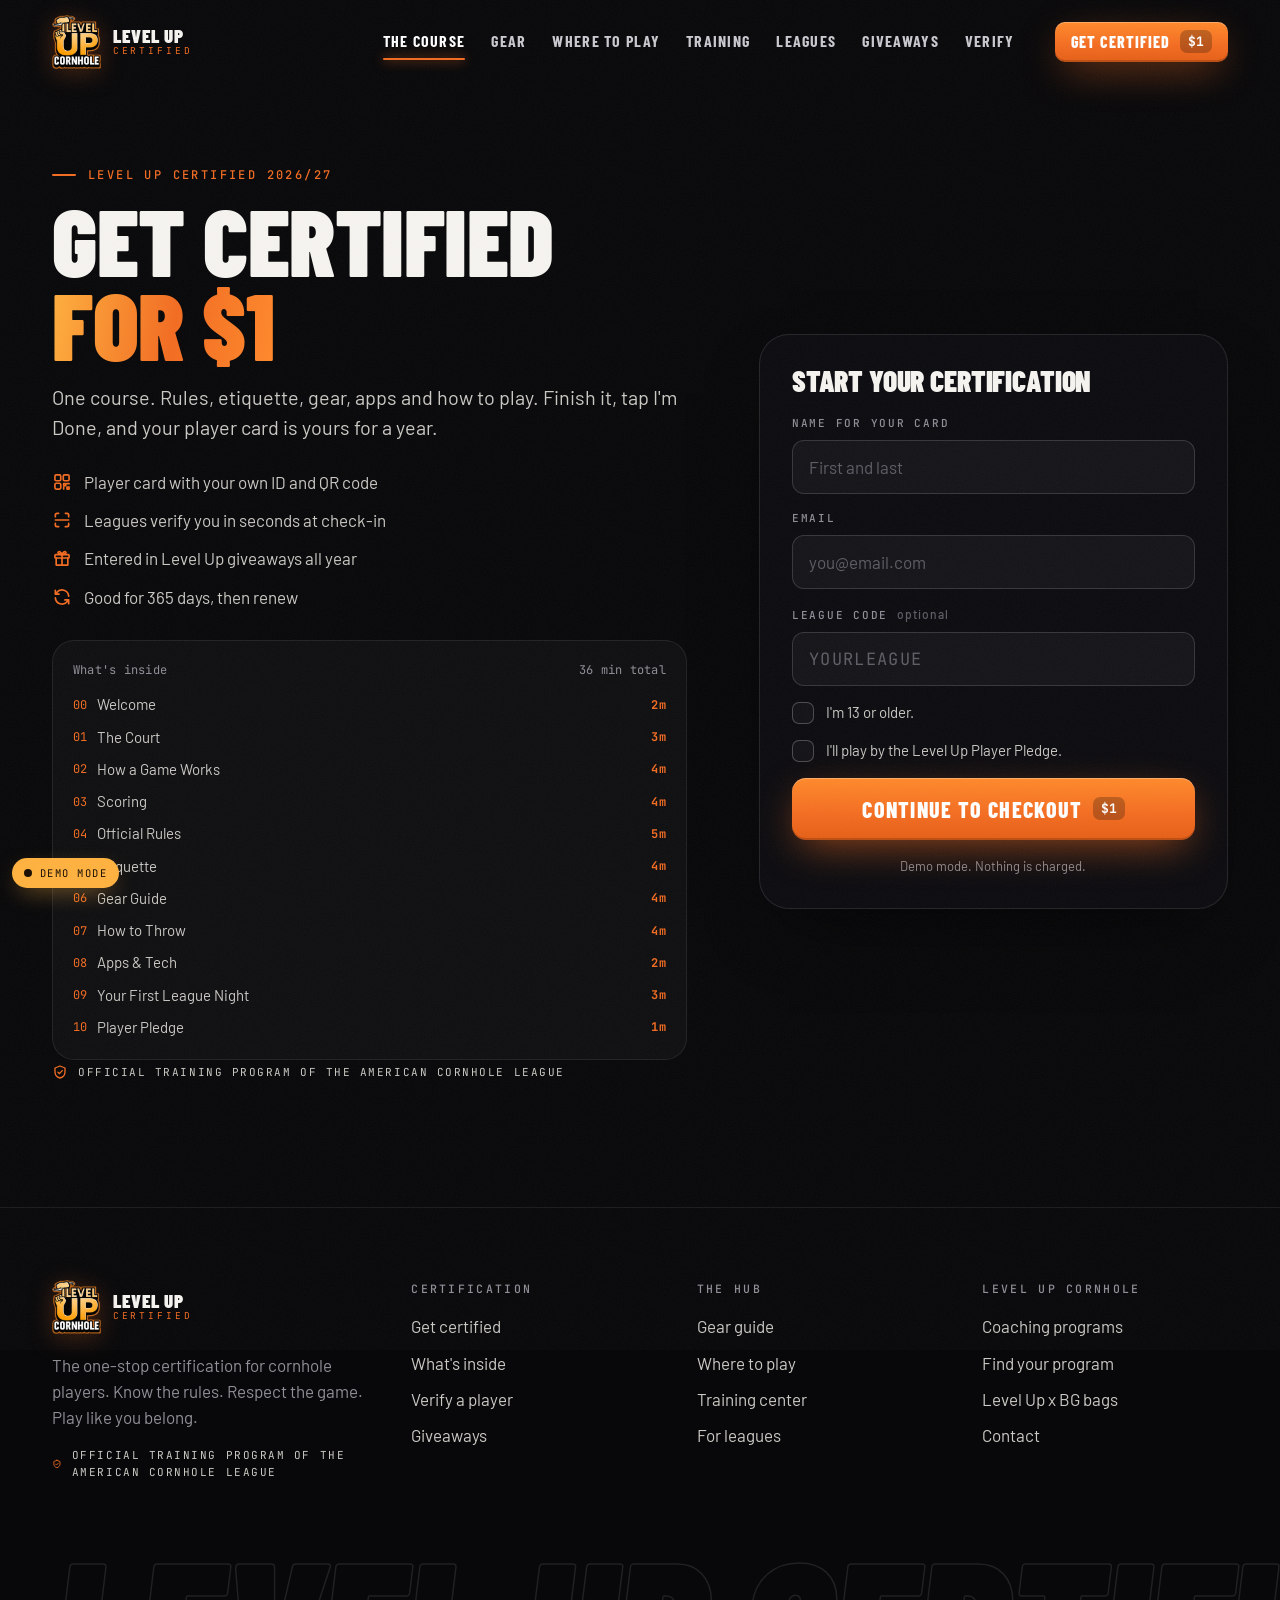
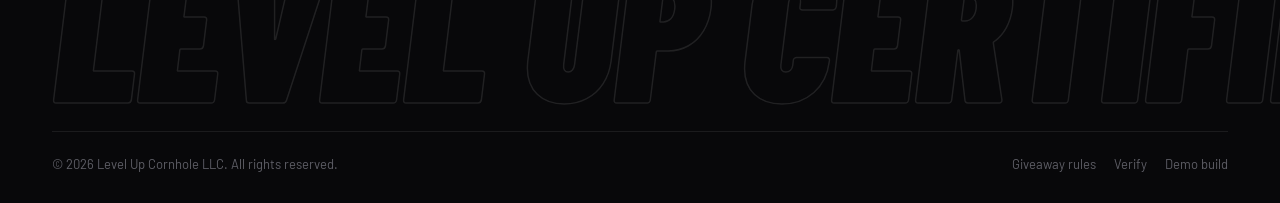
<file: certify/index.html>
<!DOCTYPE html>
<html lang="en">
<head>
<meta charset="UTF-8">
<meta name="viewport" content="width=device-width, initial-scale=1, viewport-fit=cover">
<title>The Course | Level Up Certified</title>
<meta name="description" content="Pay $1, go through the course, tap I'm Done and get your Level Up Certified player card.">
<meta name="robots" content="noindex, nofollow">
<meta name="theme-color" content="#08080A">
<meta name="color-scheme" content="dark">
<meta property="og:type" content="website">
<meta property="og:site_name" content="Level Up Certified">
<meta property="og:title" content="Get Level Up Certified">
<meta property="og:description" content="Rules. Etiquette. Gear. How to play. $1, good for a year.">
<meta property="og:image" content="https://hamannlpcornhole-beep.github.io/level-up-certified/assets/img/og-certified.jpg">
<meta name="twitter:card" content="summary_large_image">
<link rel="manifest" href="../manifest.webmanifest">
<meta name="apple-mobile-web-app-capable" content="yes">
<meta name="apple-mobile-web-app-status-bar-style" content="black-translucent">
<meta name="apple-mobile-web-app-title" content="LU Certified">
<link rel="icon" type="image/png" href="../assets/img/icon.png">
<link rel="apple-touch-icon" href="../assets/img/icon-192.png">
<link rel="preconnect" href="https://fonts.googleapis.com">
<link rel="preconnect" href="https://fonts.gstatic.com" crossorigin>
<link href="https://fonts.googleapis.com/css2?family=Barlow+Condensed:ital,wght@0,600;0,700;0,800;0,900;1,800;1,900&family=Barlow:wght@400;500;600;700&family=JetBrains+Mono:wght@500;700&display=swap" rel="stylesheet">
<link rel="stylesheet" href="../assets/css/site.css">
<link rel="stylesheet" href="../assets/css/course-widgets.css">
<link rel="stylesheet" href="../assets/css/course.css">
<script>document.documentElement.classList.add('js')</script>
</head>
<body data-page="certify">
<div data-nav></div>
<main id="main">
  <div id="app" class="course" aria-live="polite">
    <section class="enroll"><div class="wrap"><p class="lead">Loading your course.</p></div></section>
  </div>
</main>
<div data-footer></div>
<script type="module" src="../assets/js/site.js"></script>
<script type="module" src="../assets/js/course/app.js"></script>
</body>
</html>
</file>
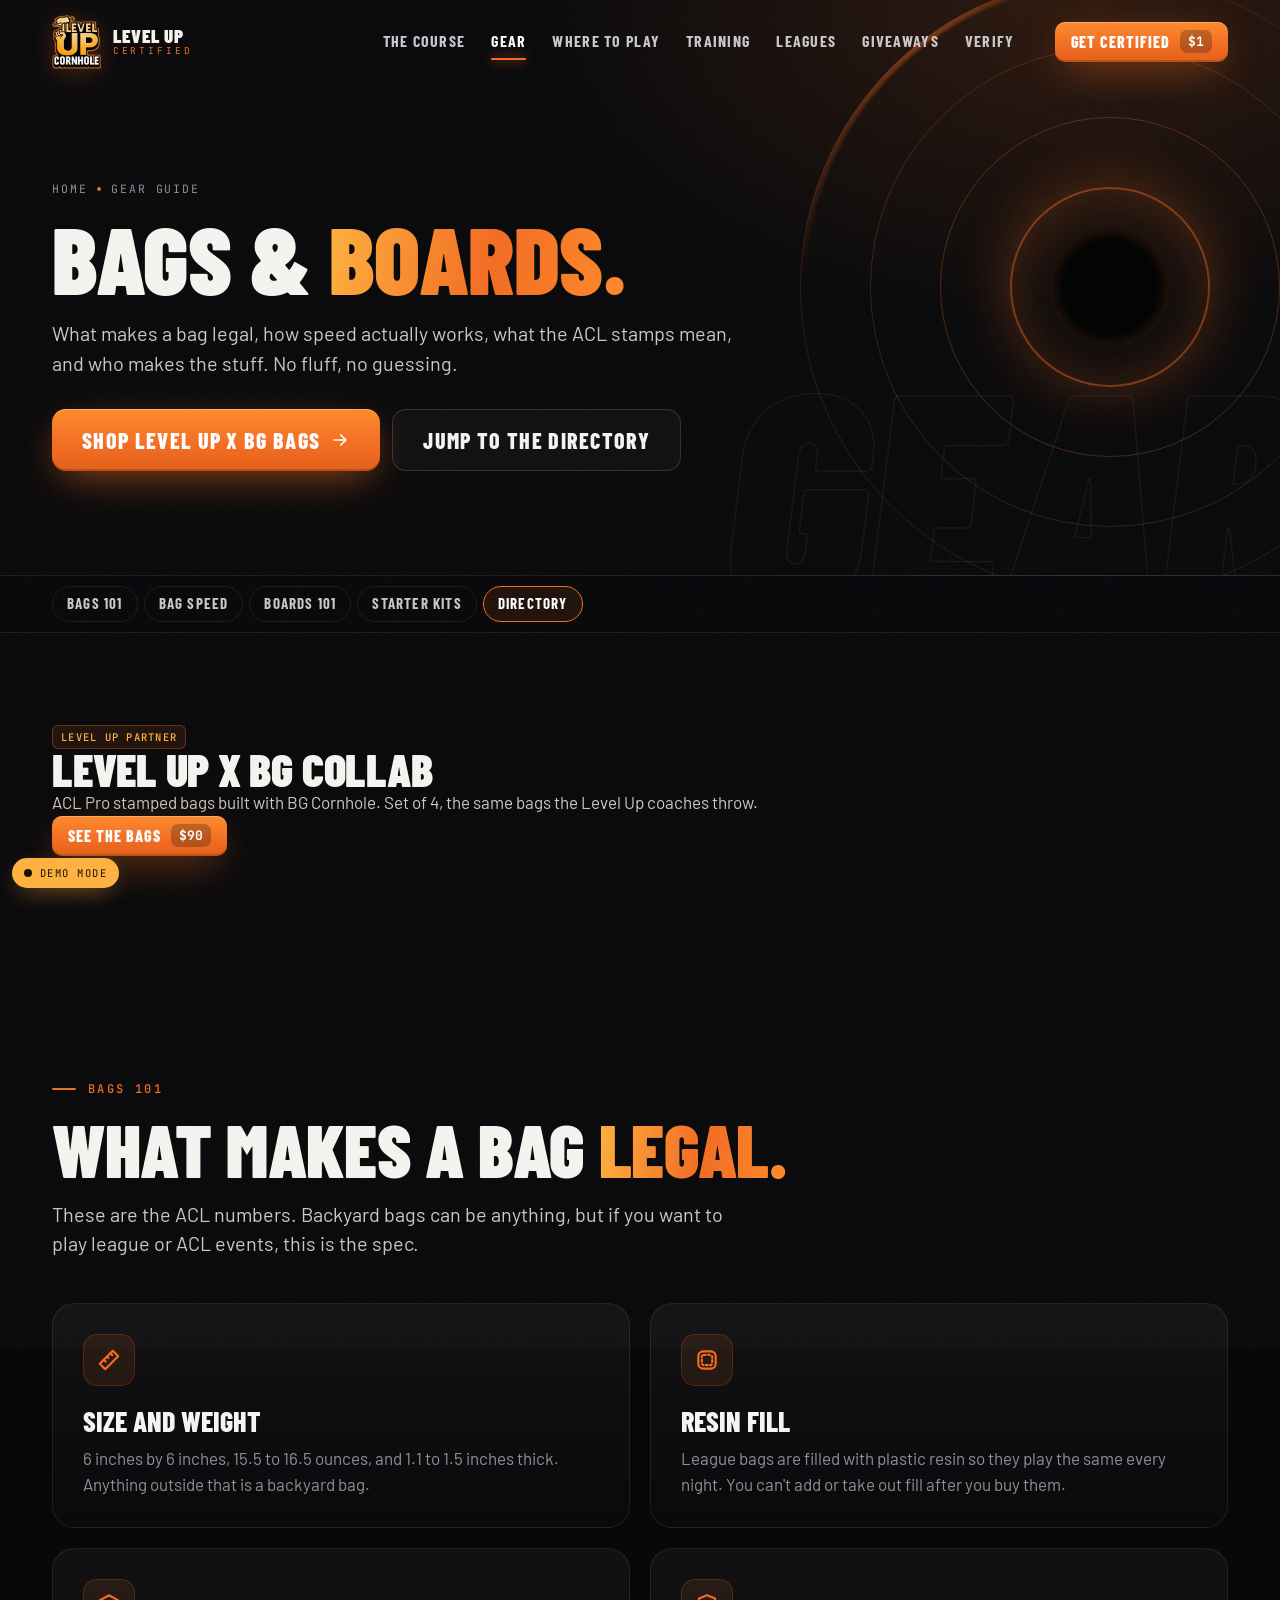
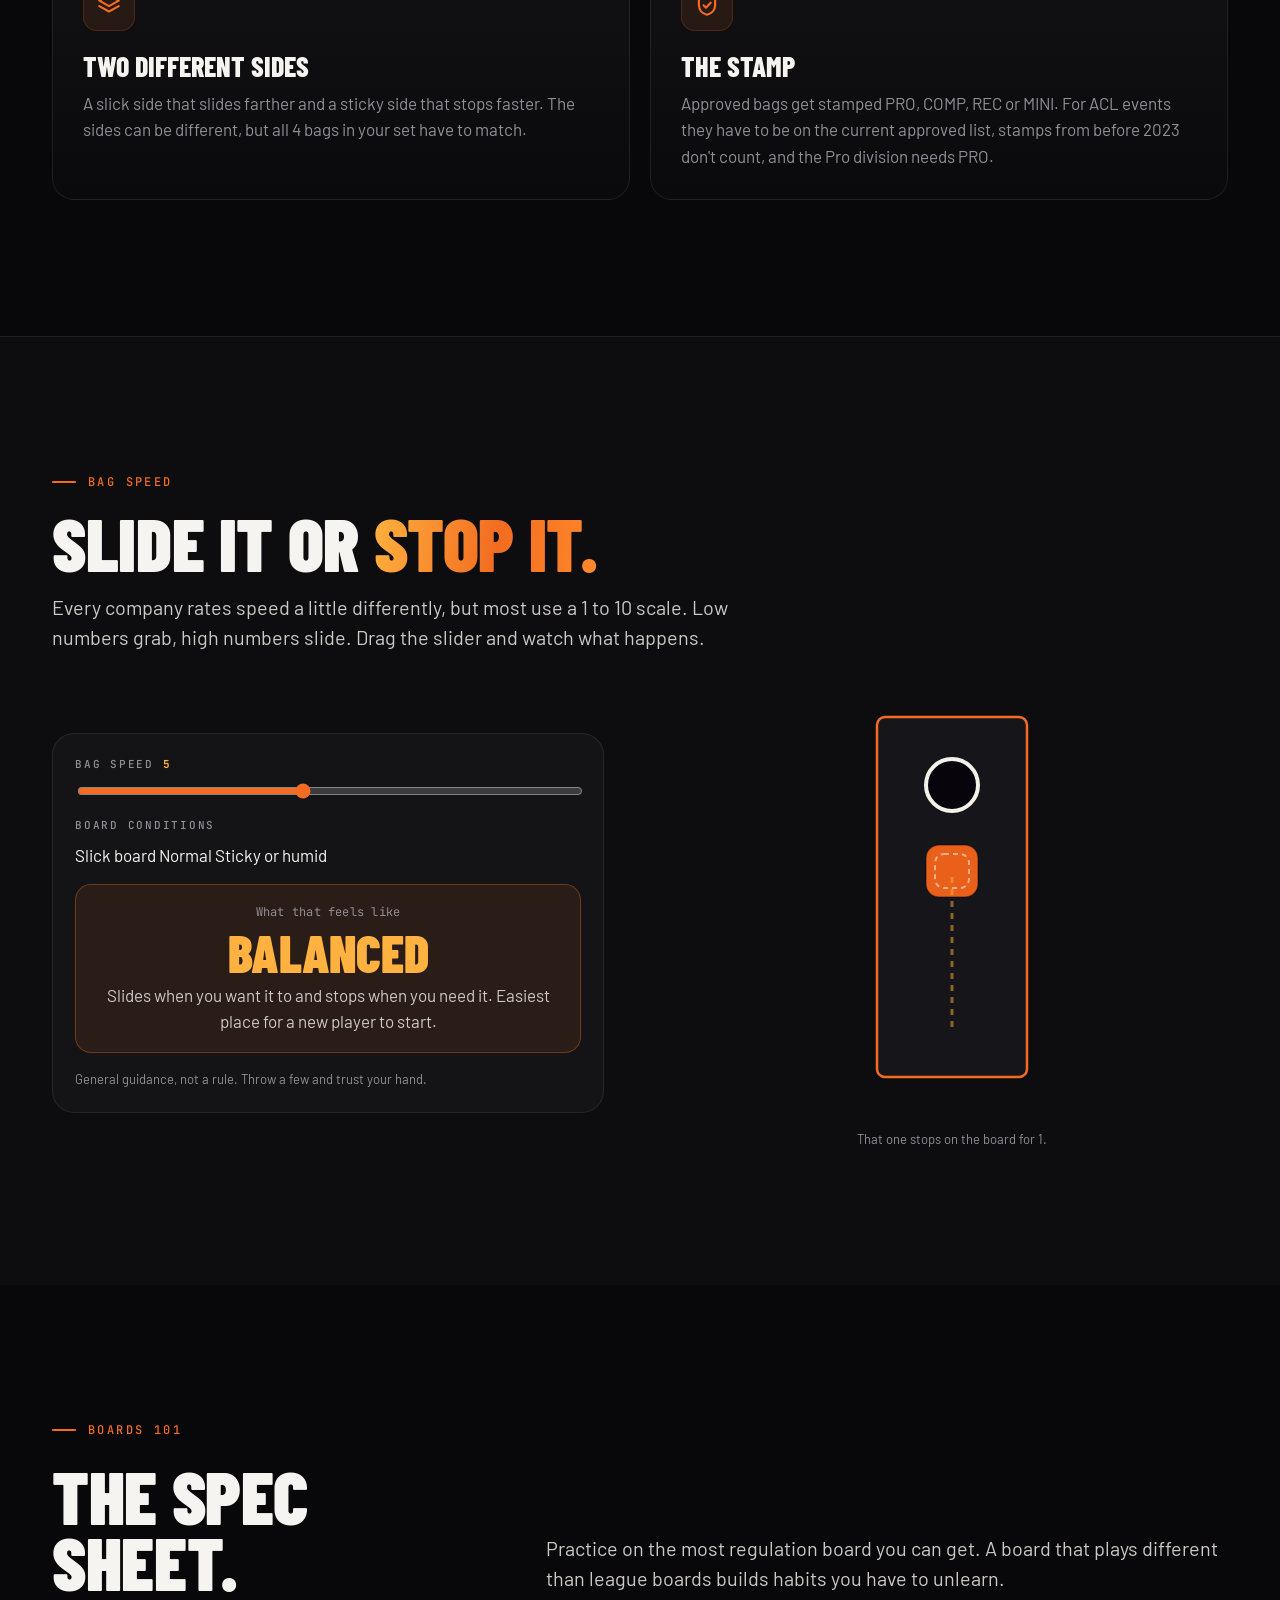
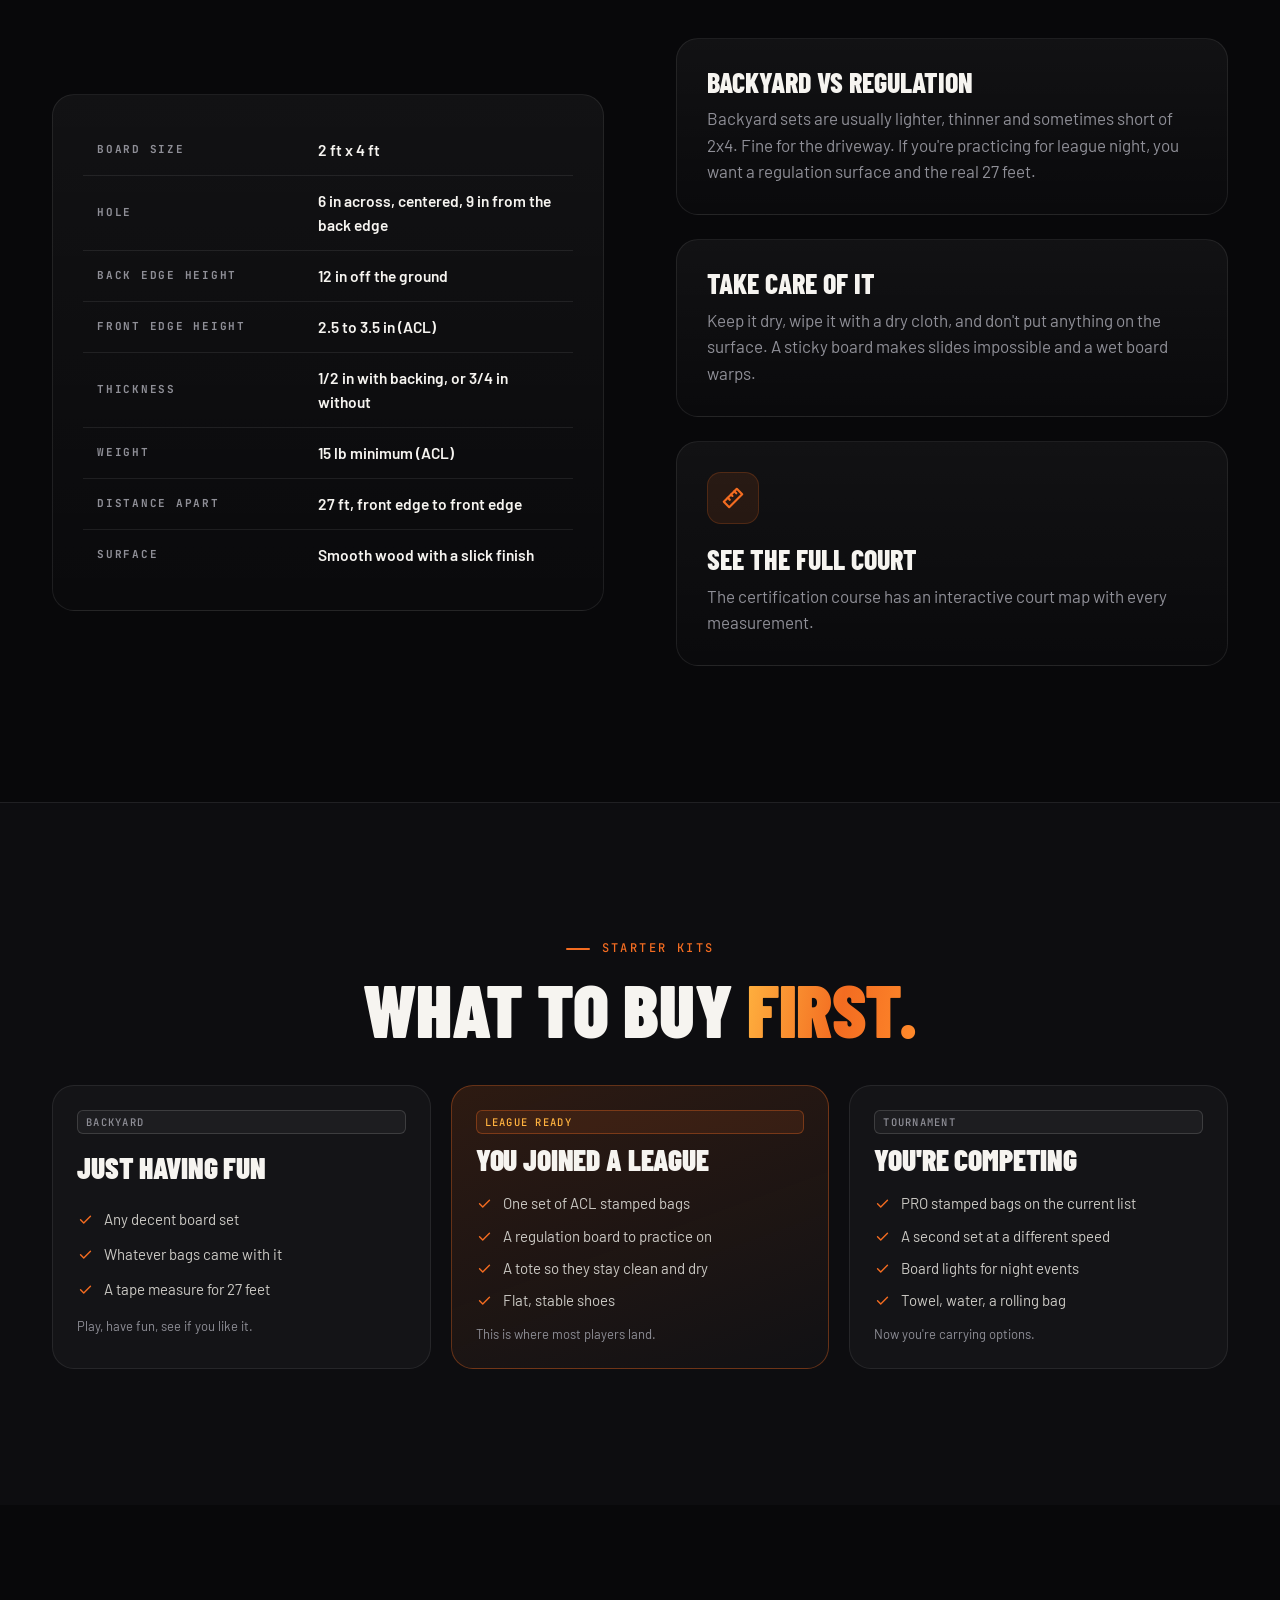
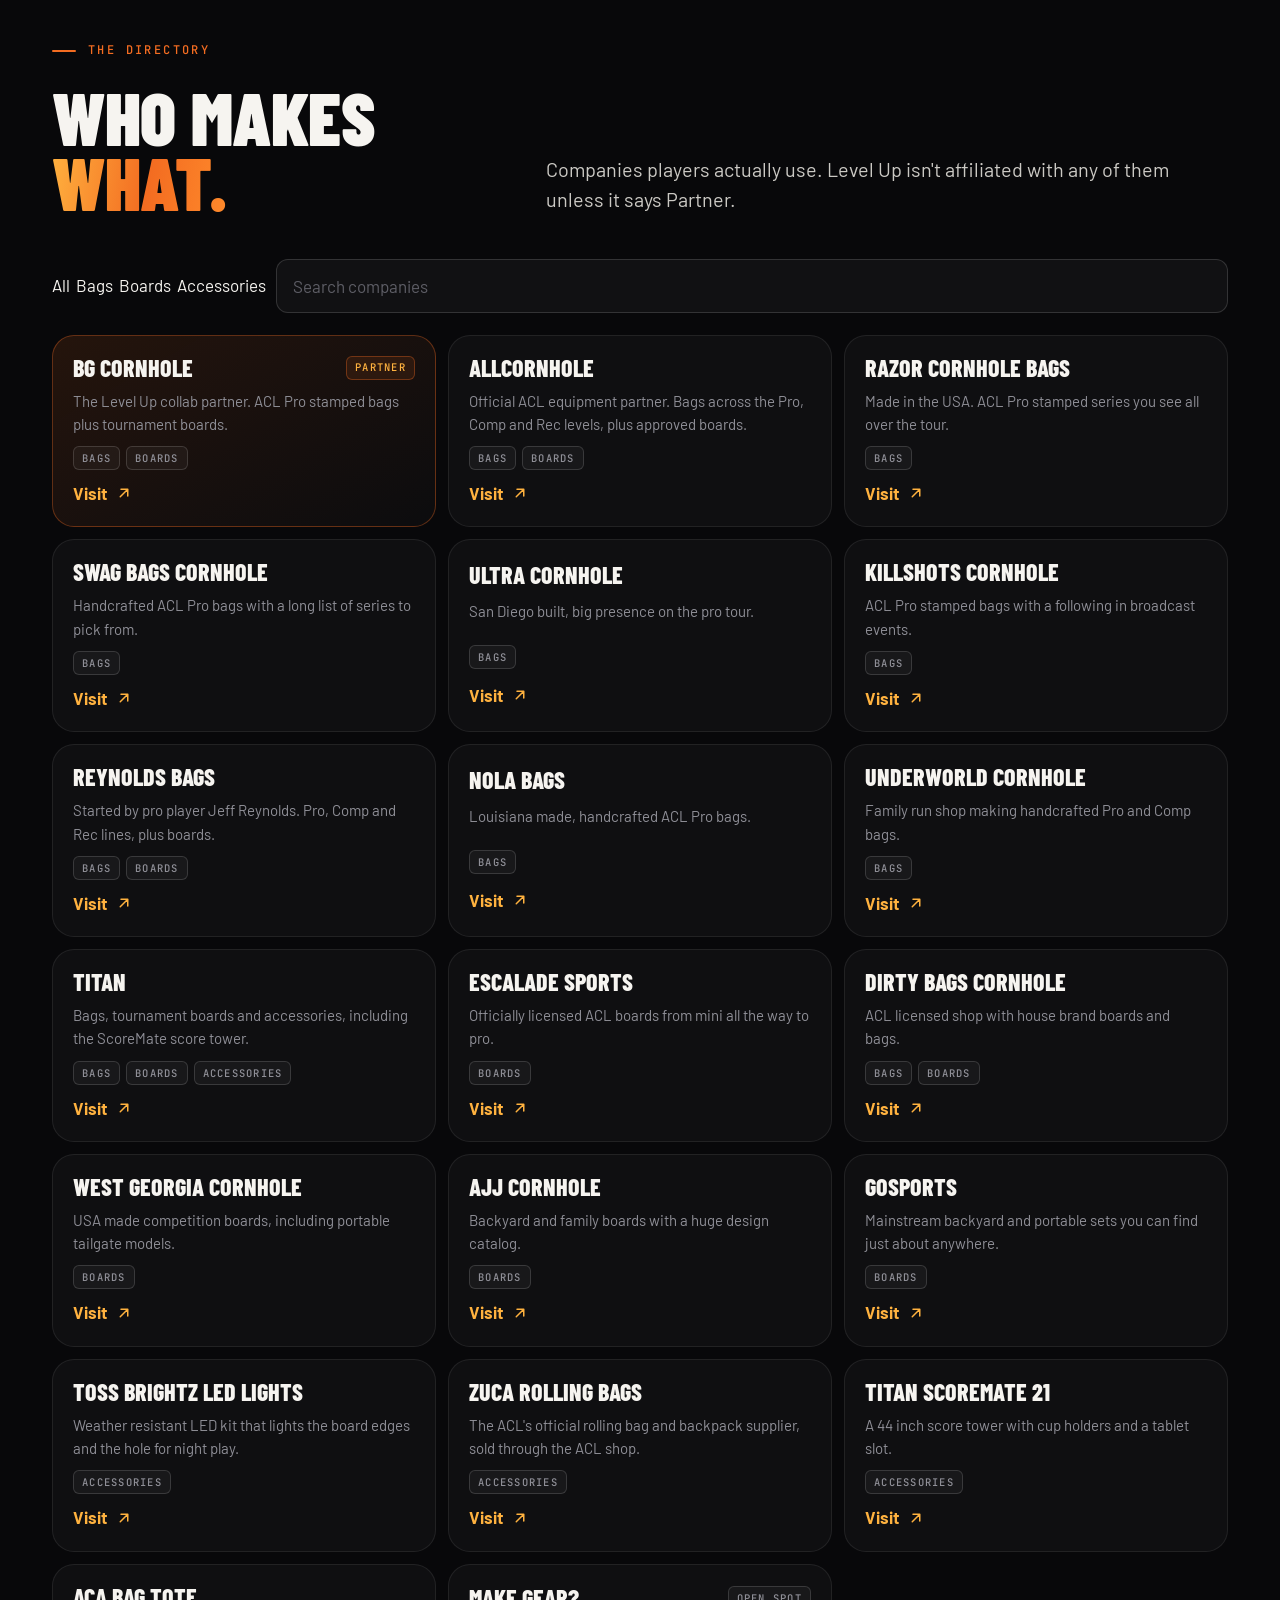
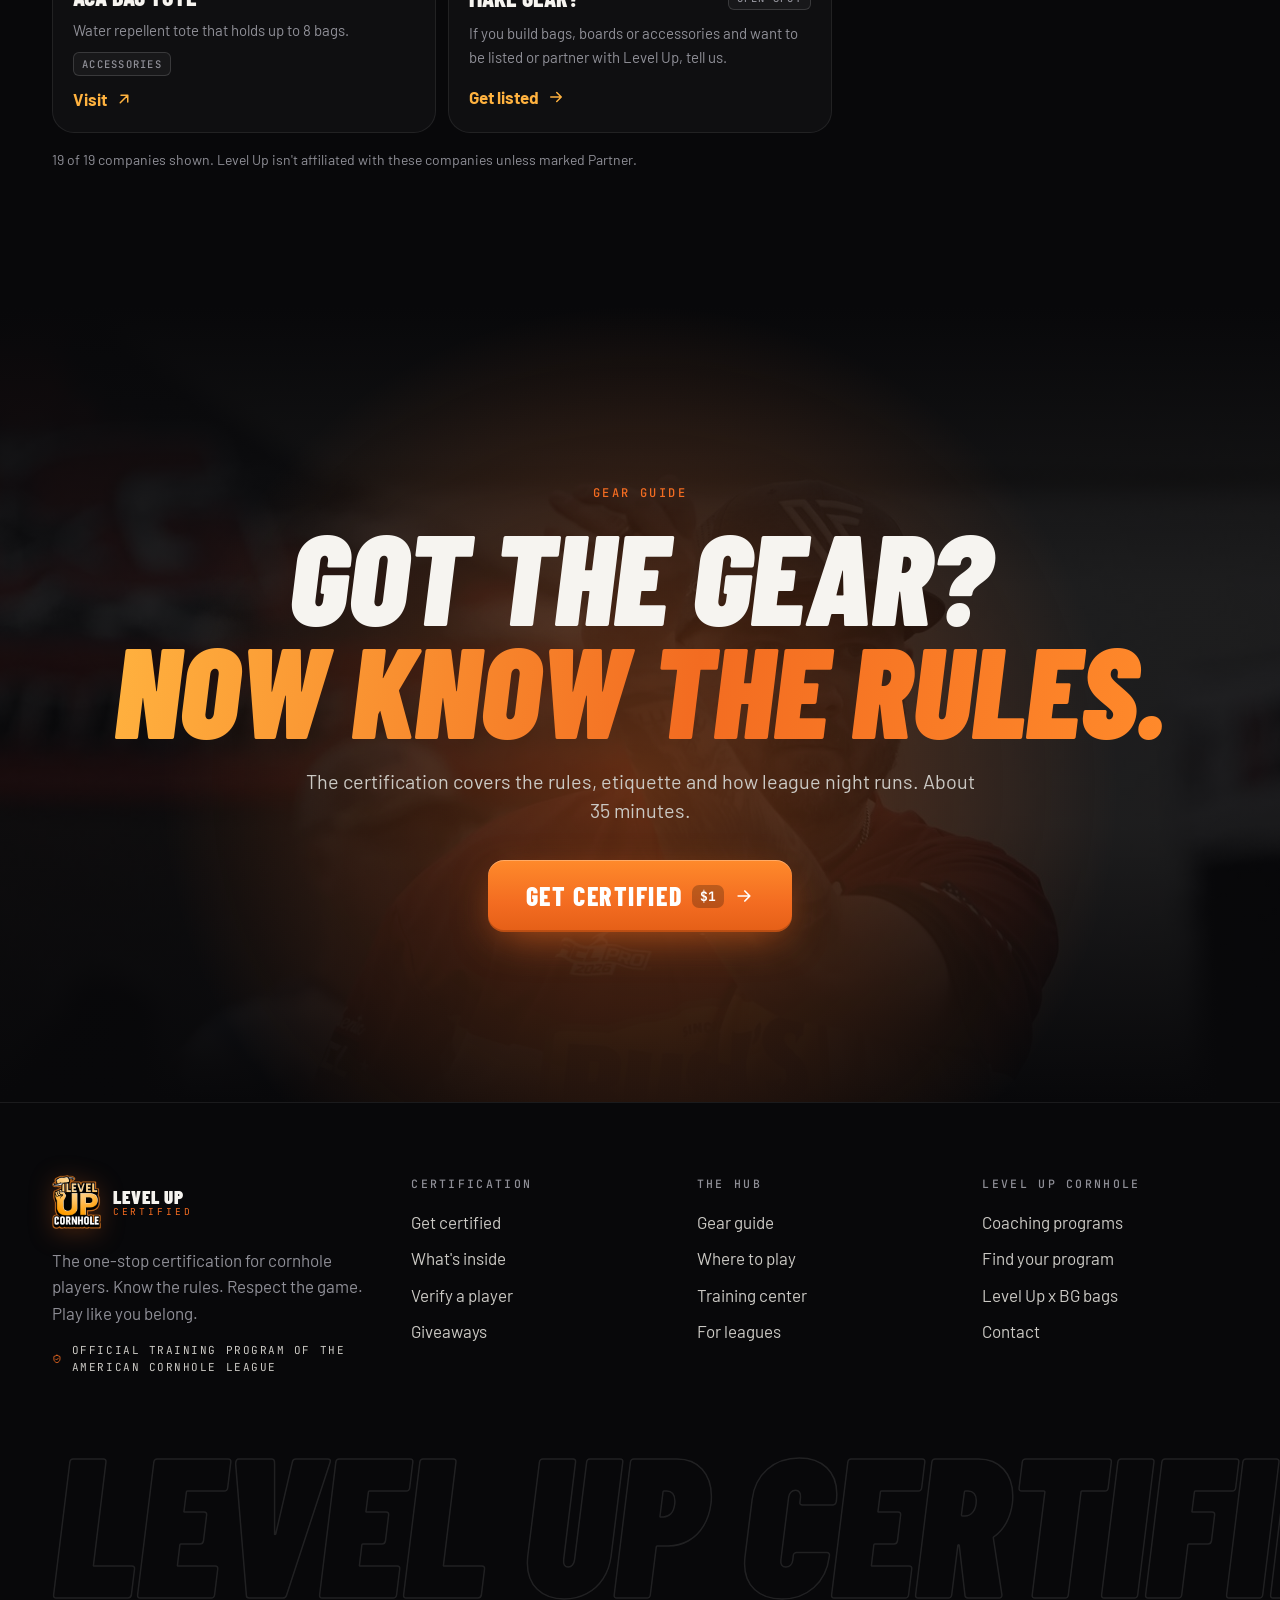
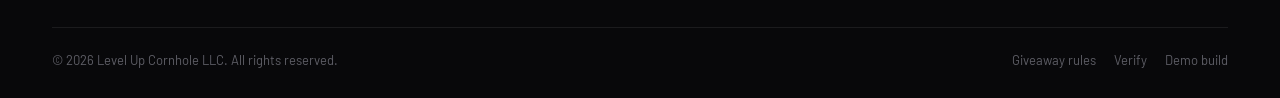
<file: gear/index.html>
<!DOCTYPE html>
<html lang="en">
<head>
<meta charset="UTF-8">
<meta name="viewport" content="width=device-width, initial-scale=1, viewport-fit=cover">
<title>Gear Guide | Level Up Certified</title>
<meta name="description" content="Bags and boards, explained. What the ACL Pro stamp means, how bag speed works, and what to buy first.">
<meta name="robots" content="noindex, nofollow">
<meta name="theme-color" content="#08080A">
<meta name="color-scheme" content="dark">
<meta property="og:title" content="Cornhole gear guide">
<meta property="og:description" content="Bags, boards and what to buy first. From the Official Training Program of the ACL.">
<meta property="og:image" content="https://hamannlpcornhole-beep.github.io/level-up-certified/assets/img/og-certified.jpg">
<meta name="twitter:card" content="summary_large_image">
<link rel="manifest" href="../manifest.webmanifest">
<link rel="icon" type="image/png" href="../assets/img/icon.png">
<link rel="apple-touch-icon" href="../assets/img/icon-192.png">
<link rel="preconnect" href="https://fonts.googleapis.com">
<link rel="preconnect" href="https://fonts.gstatic.com" crossorigin>
<link href="https://fonts.googleapis.com/css2?family=Barlow+Condensed:ital,wght@0,600;0,700;0,800;0,900;1,800;1,900&family=Barlow:wght@400;500;600;700&family=JetBrains+Mono:wght@500;700&display=swap" rel="stylesheet">
<link rel="stylesheet" href="../assets/css/site.css">
<link rel="stylesheet" href="../assets/css/pages.css">
<script>document.documentElement.classList.add('js')</script>
</head>
<body data-page="gear">
<div data-nav></div>
<main id="main">

  <section class="page-hero">
    <div class="rings" aria-hidden="true"><i></i><i></i><i></i><i></i><i></i></div>
    <div class="bg-word" aria-hidden="true">Gear</div>
    <div class="wrap">
      <nav class="crumbs"><a href="../">Home</a><i></i><span>Gear guide</span></nav>
      <h1 class="display h-1">Bags &amp; <span class="grad">boards.</span></h1>
      <p class="lead">What makes a bag legal, how speed actually works, what the ACL stamps mean, and who makes the stuff. No fluff, no guessing.</p>
      <div class="actions">
        <a class="btn btn-primary btn-lg" id="collabTop" href="#" target="_blank" rel="noopener">Shop Level Up x BG bags <i data-icon="arrow"></i></a>
        <a class="btn btn-ghost btn-lg" href="#directory">Jump to the directory</a>
      </div>
    </div>
  </section>

  <nav class="subnav" aria-label="Sections">
    <div class="wrap">
      <a href="#bags">Bags 101</a>
      <a href="#speed">Bag speed</a>
      <a href="#boards">Boards 101</a>
      <a href="#kits">Starter kits</a>
      <a href="#directory">Directory</a>
    </div>
  </nav>

  <section class="section tight">
    <div class="wrap">
      <div class="collab-card" data-reveal>
        <div class="collab-art" aria-hidden="true"><span class="cb cb1"></span><span class="cb cb2"></span><span class="cb cb3"></span><span class="cb cb4"></span></div>
        <div class="collab-copy">
          <span class="badge">Level Up partner</span>
          <h2 class="display h-3">Level Up x BG Collab</h2>
          <p class="text-2">ACL Pro stamped bags built with BG Cornhole. Set of 4, the same bags the Level Up coaches throw.</p>
          <a class="btn btn-primary btn-sm" id="collabBtn" href="#" target="_blank" rel="noopener">See the bags <span class="tag">$90</span></a>
        </div>
      </div>
    </div>
  </section>

  <section class="section" id="bags">
    <div class="wrap">
      <div class="sec-head" data-reveal>
        <span class="kicker">Bags 101</span>
        <h2 class="display h-2">What makes a bag <span class="grad">legal.</span></h2>
        <p class="lead">These are the ACL numbers. Backyard bags can be anything, but if you want to play league or ACL events, this is the spec.</p>
      </div>
      <div class="grid g-2" data-stagger="0.07">
        <div class="card"><span class="card-icon"><i data-icon="ruler"></i></span><h3 class="card-title">Size and weight</h3><p class="card-text">6 inches by 6 inches, 15.5 to 16.5 ounces, and 1.1 to 1.5 inches thick. Anything outside that is a backyard bag.</p></div>
        <div class="card"><span class="card-icon"><i data-icon="bag"></i></span><h3 class="card-title">Resin fill</h3><p class="card-text">League bags are filled with plastic resin so they play the same every night. You can't add or take out fill after you buy them.</p></div>
        <div class="card"><span class="card-icon"><i data-icon="layers"></i></span><h3 class="card-title">Two different sides</h3><p class="card-text">A slick side that slides farther and a sticky side that stops faster. The sides can be different, but all 4 bags in your set have to match.</p></div>
        <div class="card"><span class="card-icon"><i data-icon="shield"></i></span><h3 class="card-title">The stamp</h3><p class="card-text">Approved bags get stamped PRO, COMP, REC or MINI. For ACL events they have to be on the current approved list, stamps from before 2023 don't count, and the Pro division needs PRO.</p></div>
      </div>
    </div>
  </section>

  <section class="section alt line-top" id="speed">
    <div class="wrap">
      <div class="sec-head" data-reveal>
        <span class="kicker">Bag speed</span>
        <h2 class="display h-2">Slide it or <span class="grad">stop it.</span></h2>
        <p class="lead">Every company rates speed a little differently, but most use a 1 to 10 scale. Low numbers grab, high numbers slide. Drag the slider and watch what happens.</p>
      </div>
      <div class="split" data-reveal>
        <div class="stack-lg">
          <div class="calc">
            <div class="row-in"><label class="label" for="spd">Bag speed <b class="mono amber" id="spdOut">5</b></label><input type="range" id="spd" min="1" max="10" step="1" value="5"></div>
            <div class="row-in">
              <span class="label">Board conditions</span>
              <div class="tabs" id="cond">
                <button class="tab is-on" type="button" data-c="slick">Slick board</button>
                <button class="tab" type="button" data-c="normal">Normal</button>
                <button class="tab" type="button" data-c="sticky">Sticky or humid</button>
              </div>
            </div>
            <div class="out"><span class="mono tiny muted">What that feels like</span><b class="display h-4" id="spdLabel">Balanced</b><p class="text-2" id="spdText"></p></div>
            <p class="hint">General guidance, not a rule. Throw a few and trust your hand.</p>
          </div>
        </div>
        <div class="stack" style="justify-items:center">
          <svg viewBox="0 0 220 420" class="speed-board" aria-hidden="true">
            <rect x="35" y="20" width="150" height="360" rx="8" fill="#15151A" stroke="#F36C21" stroke-width="2.5"/>
            <circle cx="110" cy="88" r="26" fill="#07050B" stroke="#F4F1EA" stroke-width="4"/>
            <g id="spdBag" transform="translate(110 330)">
              <rect x="-26" y="-26" width="52" height="52" rx="13" fill="#E9601A" stroke="rgba(0,0,0,.35)" stroke-width="1.5"/>
              <rect x="-17" y="-17" width="34" height="34" rx="9" fill="none" stroke="rgba(255,255,255,.5)" stroke-width="2" stroke-dasharray="5 4"/>
            </g>
            <path id="spdTrail" d="M110 330 L110 330" stroke="rgba(255,178,63,.5)" stroke-width="3" stroke-dasharray="6 6" fill="none"/>
          </svg>
          <p class="hint center" id="spdResult">Where that bag ends up</p>
        </div>
      </div>
    </div>
  </section>

  <section class="section" id="boards">
    <div class="wrap">
      <div class="sec-head row">
        <div class="stack-lg" data-reveal>
          <span class="kicker">Boards 101</span>
          <h2 class="display h-2">The spec sheet.</h2>
        </div>
        <p class="lead" data-reveal="right">Practice on the most regulation board you can get. A board that plays different than league boards builds habits you have to unlearn.</p>
      </div>
      <div class="split">
        <div class="card" data-reveal="left">
          <table class="spec-table">
            <tbody>
              <tr><th>Board size</th><td>2 ft x 4 ft</td></tr>
              <tr><th>Hole</th><td>6 in across, centered, 9 in from the back edge</td></tr>
              <tr><th>Back edge height</th><td>12 in off the ground</td></tr>
              <tr><th>Front edge height</th><td>2.5 to 3.5 in (ACL)</td></tr>
              <tr><th>Thickness</th><td>1/2 in with backing, or 3/4 in without</td></tr>
              <tr><th>Weight</th><td>15 lb minimum (ACL)</td></tr>
              <tr><th>Distance apart</th><td>27 ft, front edge to front edge</td></tr>
              <tr><th>Surface</th><td>Smooth wood with a slick finish</td></tr>
            </tbody>
          </table>
        </div>
        <div class="stack-lg" data-reveal="right">
          <div class="card"><h3 class="card-title">Backyard vs regulation</h3><p class="card-text">Backyard sets are usually lighter, thinner and sometimes short of 2x4. Fine for the driveway. If you're practicing for league night, you want a regulation surface and the real 27 feet.</p></div>
          <div class="card"><h3 class="card-title">Take care of it</h3><p class="card-text">Keep it dry, wipe it with a dry cloth, and don't put anything on the surface. A sticky board makes slides impossible and a wet board warps.</p></div>
          <a class="card hover" href="../certify/#/m/court"><span class="card-icon"><i data-icon="ruler"></i></span><h3 class="card-title">See the full court</h3><p class="card-text">The certification course has an interactive court map with every measurement.</p></a>
        </div>
      </div>
    </div>
  </section>

  <section class="section alt line-top" id="kits">
    <div class="wrap">
      <div class="sec-head center" data-reveal>
        <span class="kicker">Starter kits</span>
        <h2 class="display h-2">What to buy <span class="grad">first.</span></h2>
      </div>
      <div class="grid g-3" data-stagger="0.08">
        <div class="kit">
          <span class="badge muted">Backyard</span>
          <h3 class="display h-4">Just having fun</h3>
          <ul>
            <li><i data-icon="check"></i><span>Any decent board set</span></li>
            <li><i data-icon="check"></i><span>Whatever bags came with it</span></li>
            <li><i data-icon="check"></i><span>A tape measure for 27 feet</span></li>
          </ul>
          <p class="hint">Play, have fun, see if you like it.</p>
        </div>
        <div class="kit is-mid">
          <span class="badge">League ready</span>
          <h3 class="display h-4">You joined a league</h3>
          <ul>
            <li><i data-icon="check"></i><span>One set of ACL stamped bags</span></li>
            <li><i data-icon="check"></i><span>A regulation board to practice on</span></li>
            <li><i data-icon="check"></i><span>A tote so they stay clean and dry</span></li>
            <li><i data-icon="check"></i><span>Flat, stable shoes</span></li>
          </ul>
          <p class="hint">This is where most players land.</p>
        </div>
        <div class="kit">
          <span class="badge muted">Tournament</span>
          <h3 class="display h-4">You're competing</h3>
          <ul>
            <li><i data-icon="check"></i><span>PRO stamped bags on the current list</span></li>
            <li><i data-icon="check"></i><span>A second set at a different speed</span></li>
            <li><i data-icon="check"></i><span>Board lights for night events</span></li>
            <li><i data-icon="check"></i><span>Towel, water, a rolling bag</span></li>
          </ul>
          <p class="hint">Now you're carrying options.</p>
        </div>
      </div>
    </div>
  </section>

  <section class="section" id="directory">
    <div class="wrap">
      <div class="sec-head row">
        <div class="stack-lg" data-reveal>
          <span class="kicker">The directory</span>
          <h2 class="display h-2">Who makes <span class="grad">what.</span></h2>
        </div>
        <p class="lead" data-reveal="right">Companies players actually use. Level Up isn't affiliated with any of them unless it says Partner.</p>
      </div>
      <div class="dirbar">
        <div class="chips" id="dirChips"></div>
        <div class="search"><input class="input" id="dirSearch" placeholder="Search companies" autocomplete="off"></div>
      </div>
      <div class="dir-grid" id="dirGrid"></div>
      <p class="muted small mt-16" id="dirCount"></p>
    </div>
  </section>

  <section class="cta-band">
    <div class="cta-bg"><img src="../assets/img/band-results.jpg" alt="" loading="lazy"></div>
    <div class="wrap" data-reveal>
      <span class="kicker plain">Gear guide</span>
      <h2 class="display it mt-16">Got the gear?<br><span class="grad">Now know the rules.</span></h2>
      <p class="lead">The certification covers the rules, etiquette and how league night runs. About 35 minutes.</p>
      <div class="actions"><a class="btn btn-primary btn-xl" href="../certify/">Get Certified <span class="tag" data-price>$1</span> <i data-icon="arrow"></i></a></div>
    </div>
  </section>

</main>
<div data-footer></div>
<script type="module" src="../assets/js/site.js"></script>
<script type="module" src="../assets/js/pages/gear.js"></script>
</body>
</html>
</file>
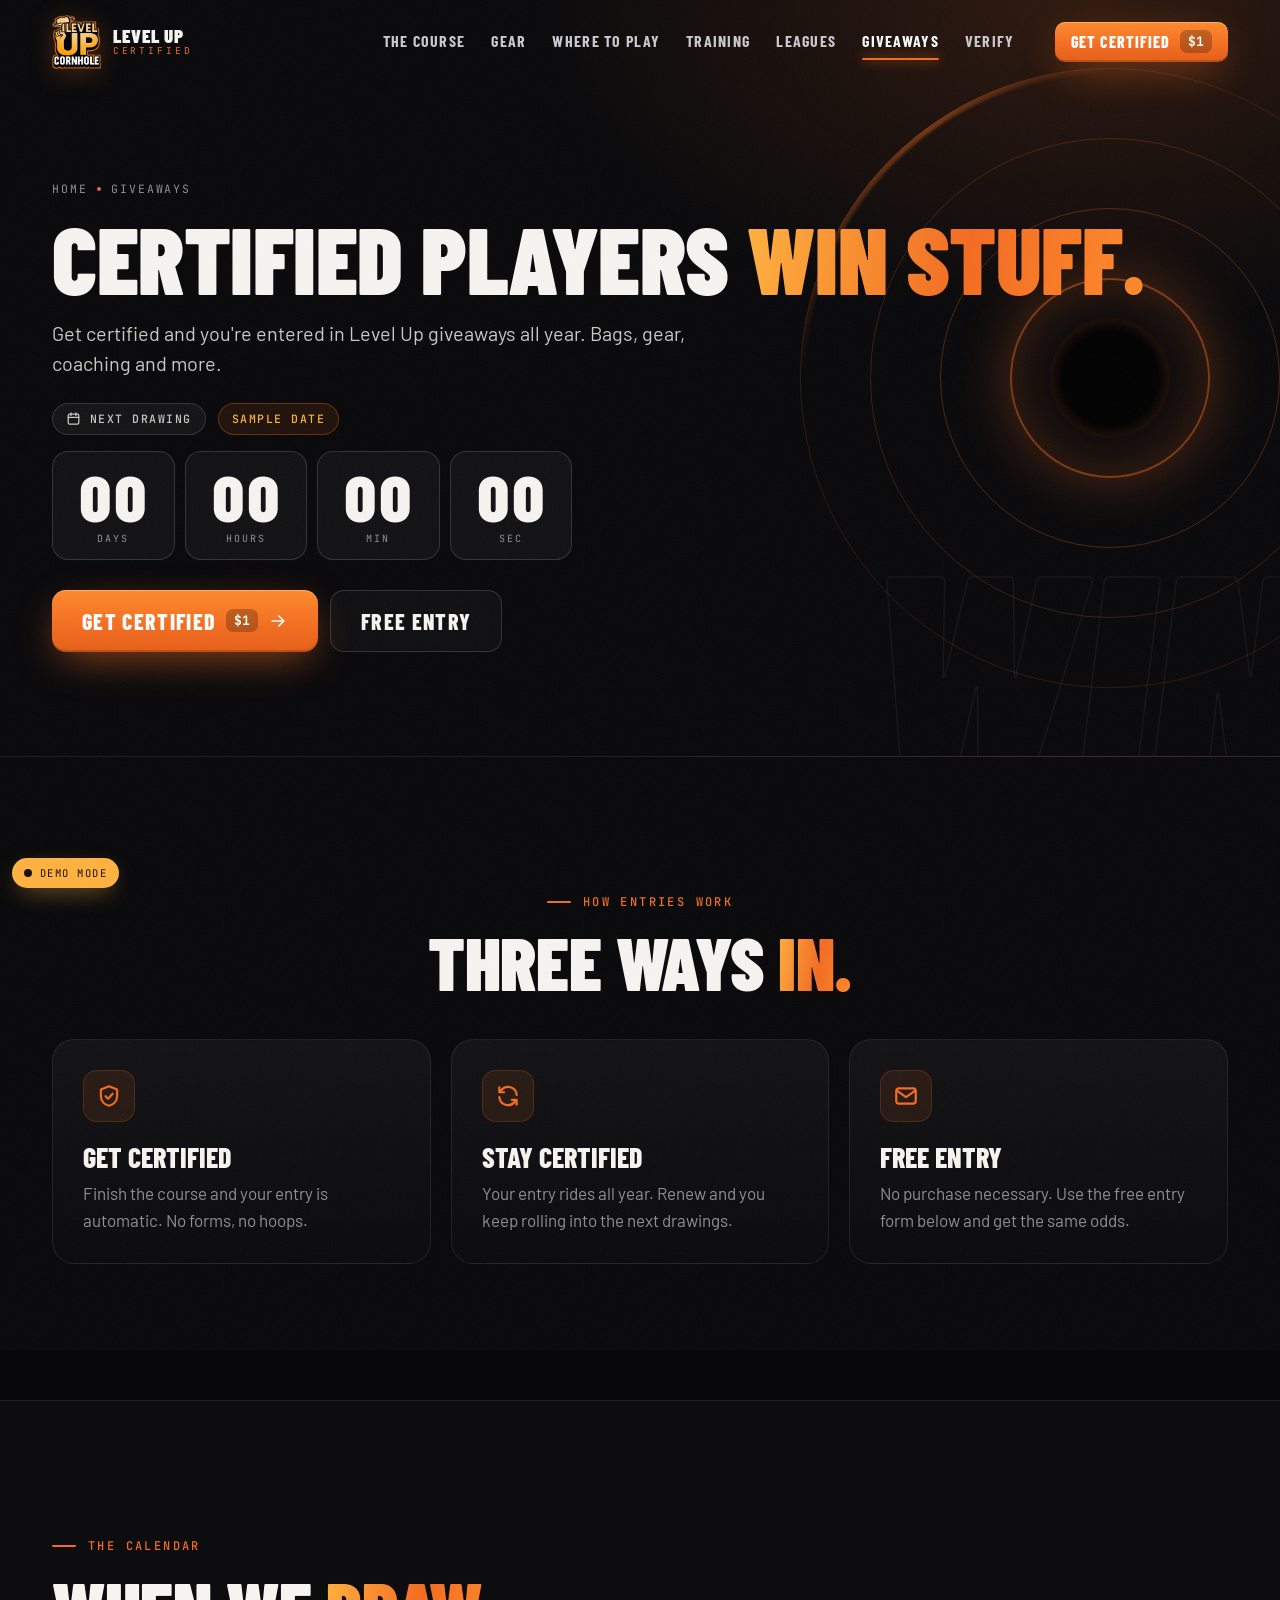
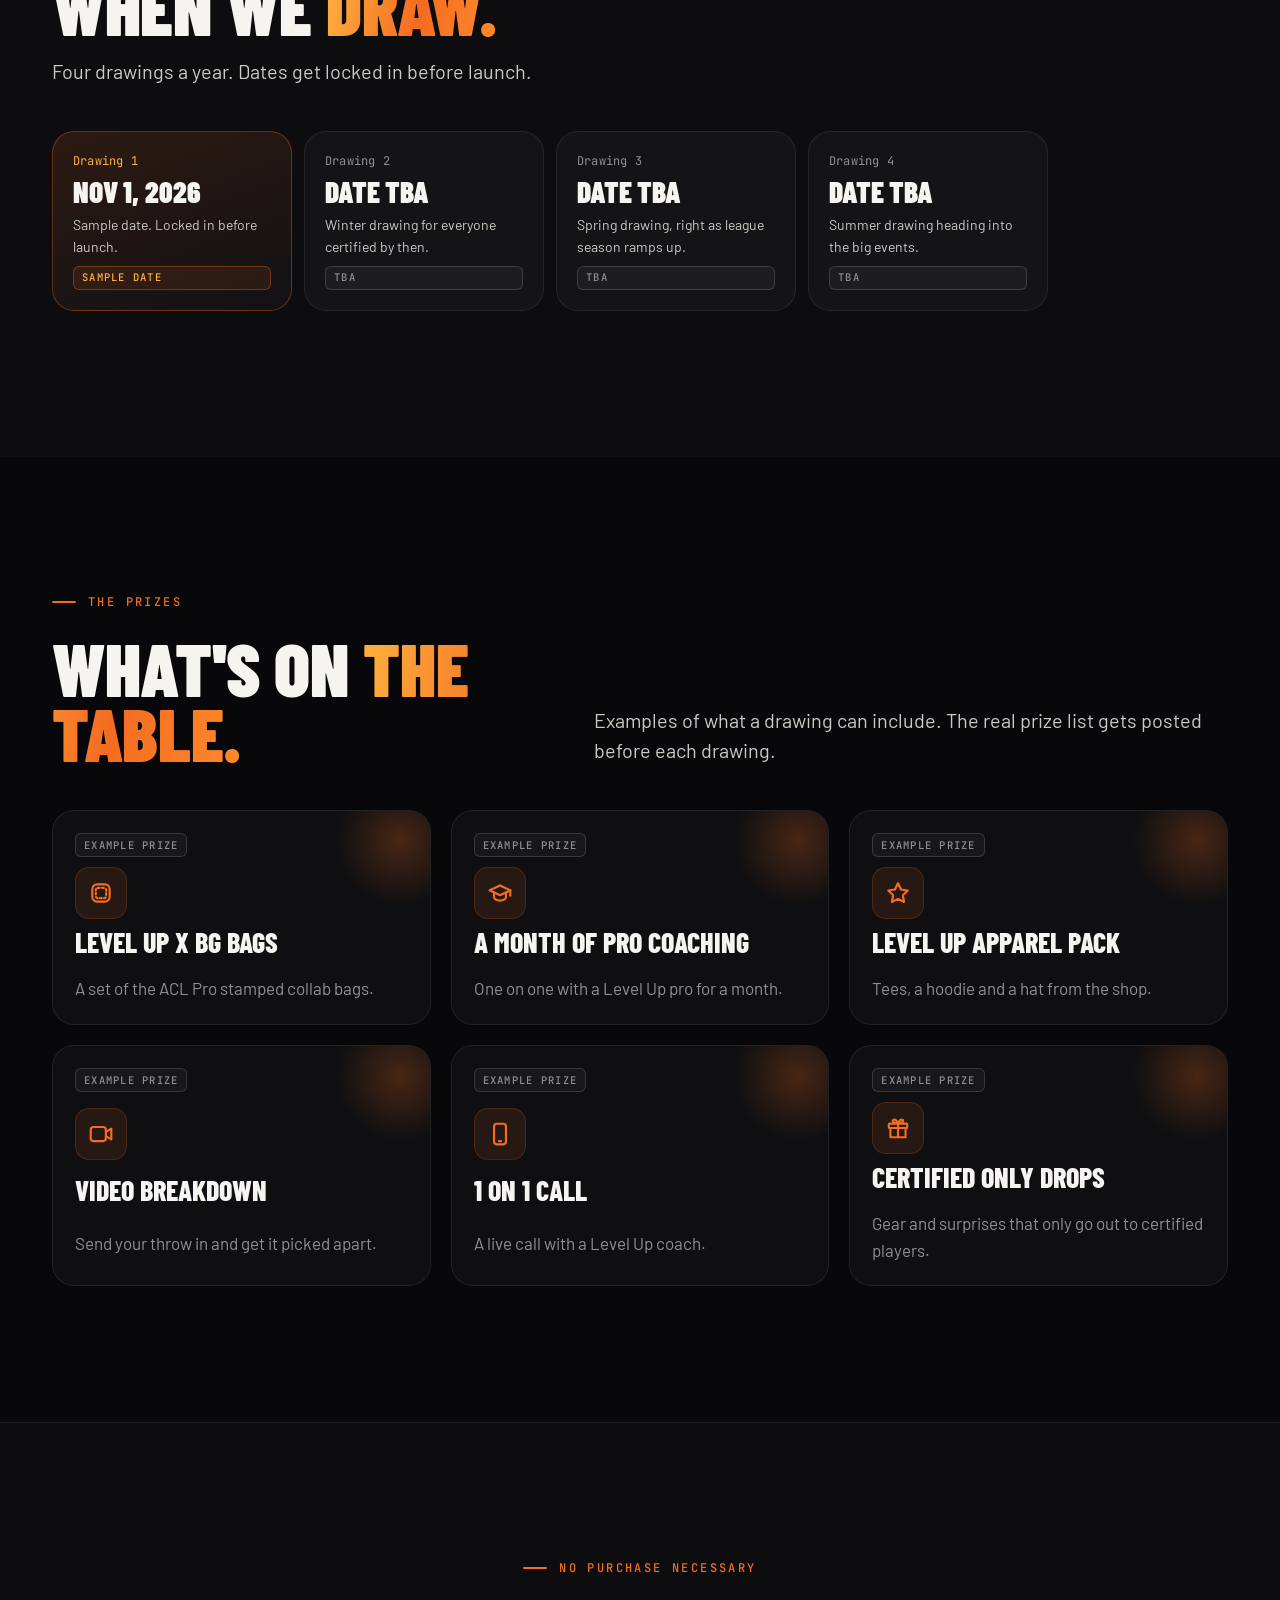
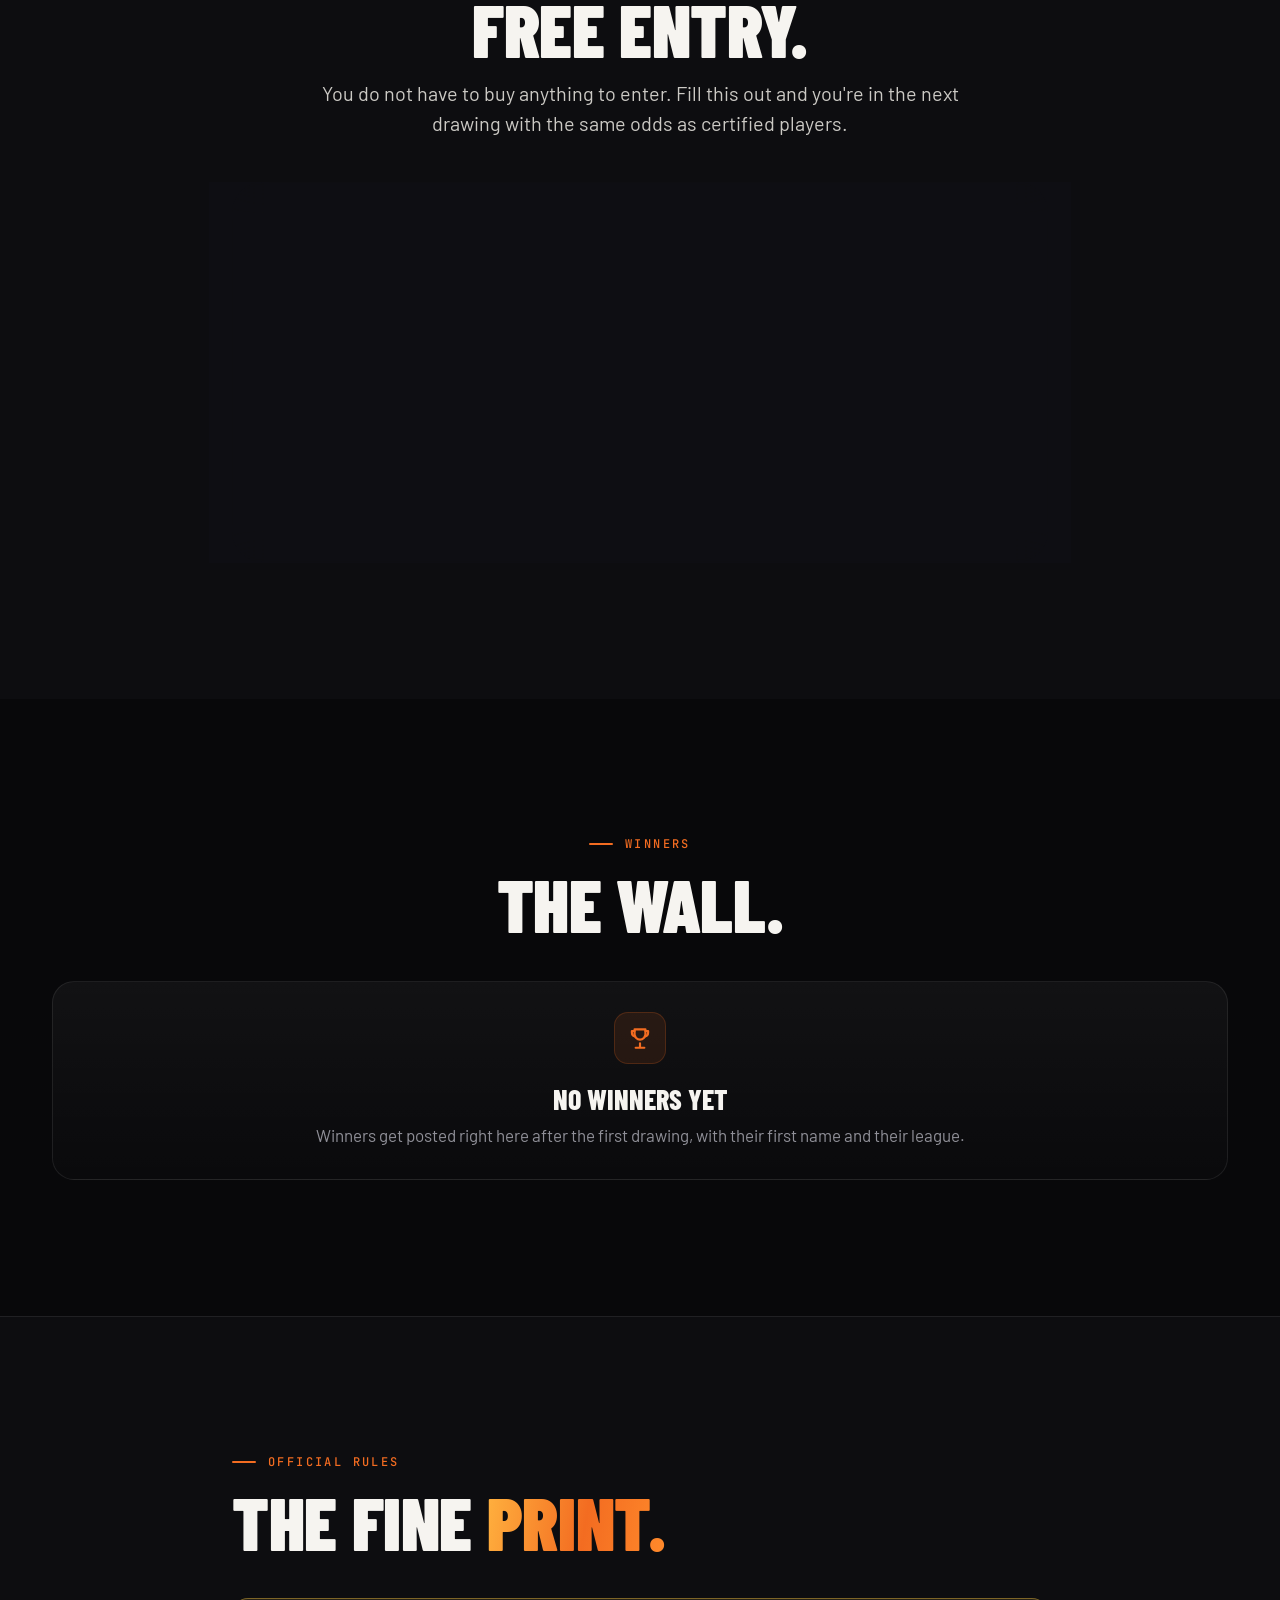
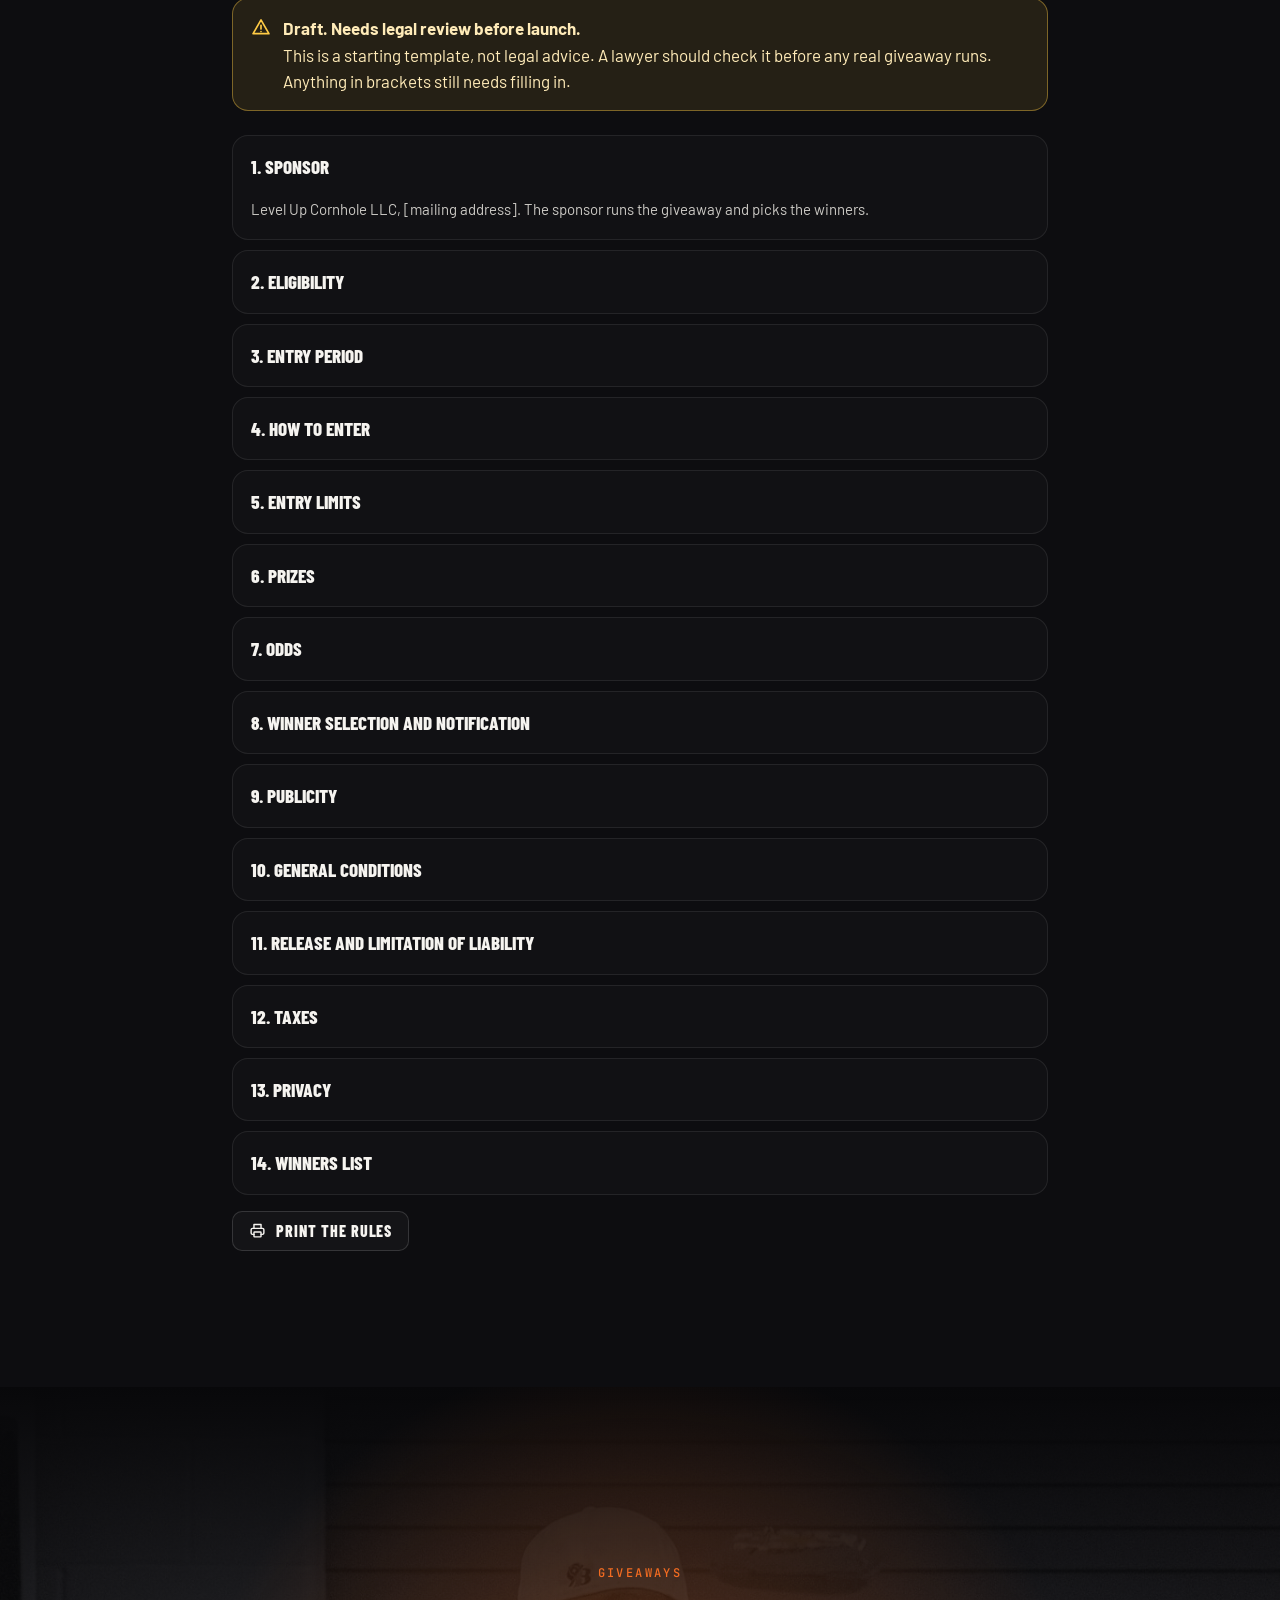
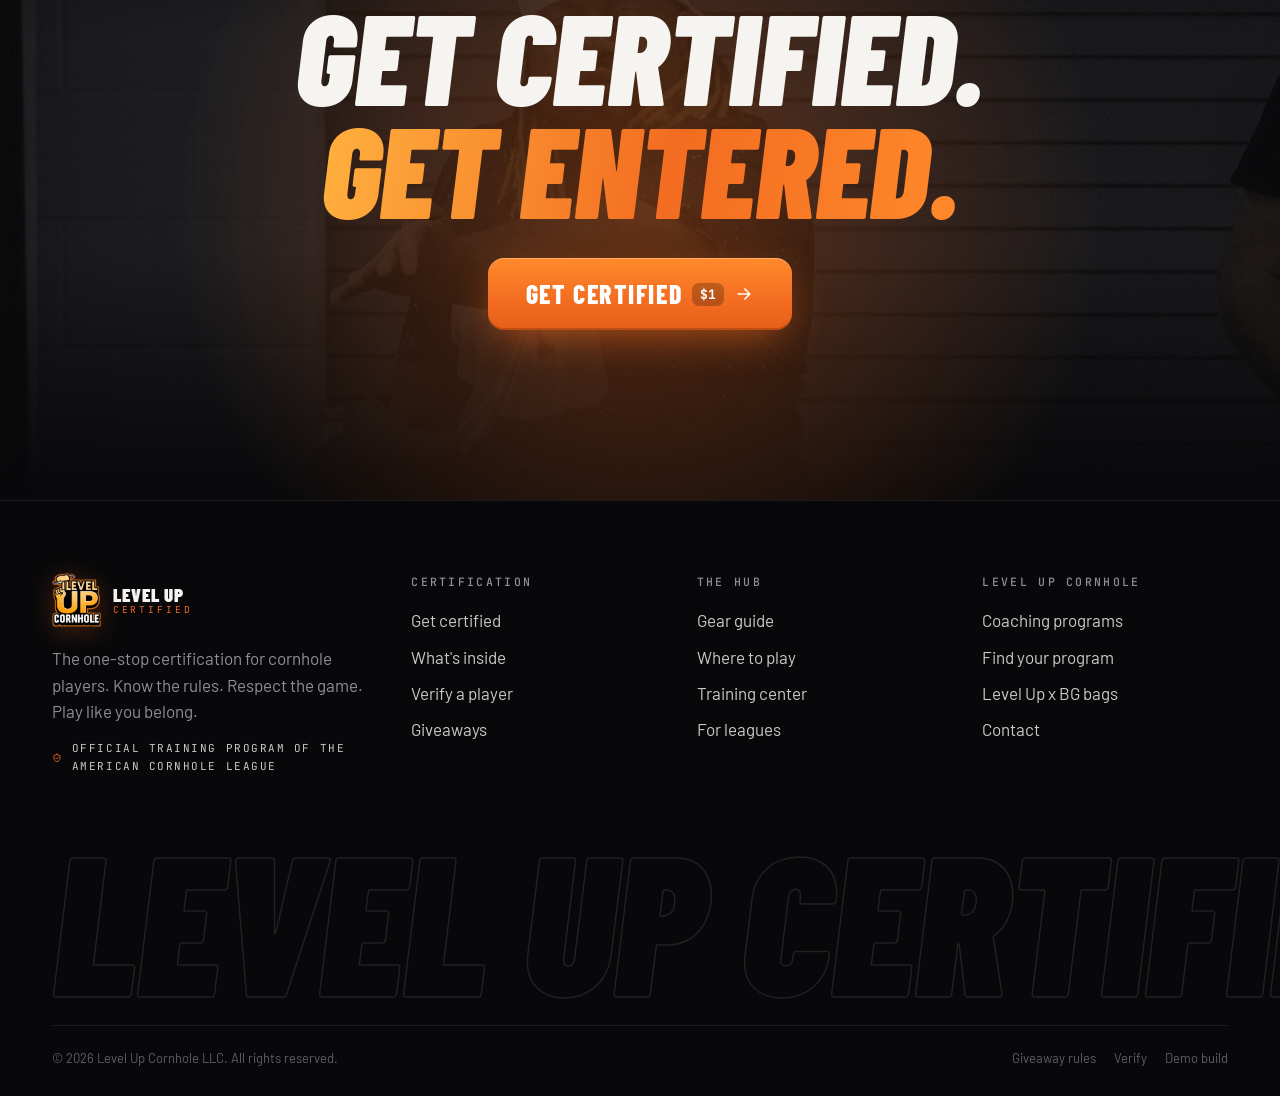
<file: giveaways/index.html>
<!DOCTYPE html>
<html lang="en">
<head>
<meta charset="UTF-8">
<meta name="viewport" content="width=device-width, initial-scale=1, viewport-fit=cover">
<title>Giveaways | Level Up Certified</title>
<meta name="description" content="Every Level Up Certified player is entered in giveaways all year. No purchase necessary.">
<meta name="robots" content="noindex, nofollow">
<meta name="theme-color" content="#08080A">
<meta name="color-scheme" content="dark">
<meta property="og:title" content="Level Up Certified giveaways">
<meta property="og:description" content="Certified players are entered all year. No purchase necessary.">
<meta property="og:image" content="https://hamannlpcornhole-beep.github.io/level-up-certified/assets/img/og-certified.jpg">
<meta name="twitter:card" content="summary_large_image">
<link rel="manifest" href="../manifest.webmanifest">
<link rel="icon" type="image/png" href="../assets/img/icon.png">
<link rel="apple-touch-icon" href="../assets/img/icon-192.png">
<link rel="preconnect" href="https://fonts.googleapis.com">
<link rel="preconnect" href="https://fonts.gstatic.com" crossorigin>
<link href="https://fonts.googleapis.com/css2?family=Barlow+Condensed:ital,wght@0,600;0,700;0,800;0,900;1,800;1,900&family=Barlow:wght@400;500;600;700&family=JetBrains+Mono:wght@500;700&display=swap" rel="stylesheet">
<link rel="stylesheet" href="../assets/css/site.css">
<link rel="stylesheet" href="../assets/css/pages.css">
<script>document.documentElement.classList.add('js')</script>
</head>
<body data-page="giveaways">
<div data-nav></div>
<main id="main">

  <section class="page-hero">
    <div class="rings" aria-hidden="true"><i></i><i></i><i></i><i></i><i></i></div>
    <div class="bg-word" aria-hidden="true">Win</div>
    <div class="wrap">
      <nav class="crumbs"><a href="../">Home</a><i></i><span>Giveaways</span></nav>
      <h1 class="display h-1">Certified players <span class="grad">win stuff.</span></h1>
      <p class="lead">Get certified and you're entered in Level Up giveaways all year. Bags, gear, coaching and more.</p>
      <div class="row wrap-row mt-24"><span class="chip"><i data-icon="calendar"></i> Next drawing</span><span class="chip chip-orange">Sample date</span></div>
      <div class="countdown mt-16" id="countdown">
        <div><b data-cd="d">00</b><span>Days</span></div>
        <div><b data-cd="h">00</b><span>Hours</span></div>
        <div><b data-cd="m">00</b><span>Min</span></div>
        <div><b data-cd="s">00</b><span>Sec</span></div>
      </div>
      <div class="actions">
        <a class="btn btn-primary btn-lg" href="../certify/">Get Certified <span class="tag" data-price>$1</span> <i data-icon="arrow"></i></a>
        <a class="btn btn-ghost btn-lg" href="#free-entry">Free entry</a>
      </div>
    </div>
  </section>

  <section class="section">
    <div class="wrap">
      <div class="sec-head center" data-reveal>
        <span class="kicker">How entries work</span>
        <h2 class="display h-2">Three ways <span class="grad">in.</span></h2>
      </div>
      <div class="grid g-3" data-stagger="0.07">
        <div class="card"><span class="card-icon"><i data-icon="shield"></i></span><h3 class="card-title">Get certified</h3><p class="card-text">Finish the course and your entry is automatic. No forms, no hoops.</p></div>
        <div class="card"><span class="card-icon"><i data-icon="refresh"></i></span><h3 class="card-title">Stay certified</h3><p class="card-text">Your entry rides all year. Renew and you keep rolling into the next drawings.</p></div>
        <div class="card"><span class="card-icon"><i data-icon="mail"></i></span><h3 class="card-title">Free entry</h3><p class="card-text">No purchase necessary. Use the free entry form below and get the same odds.</p></div>
      </div>
    </div>
  </section>

  <section class="section alt line-top">
    <div class="wrap">
      <div class="sec-head" data-reveal>
        <span class="kicker">The calendar</span>
        <h2 class="display h-2">When we <span class="grad">draw.</span></h2>
        <p class="lead">Four drawings a year. Dates get locked in before launch.</p>
      </div>
      <div class="timeline" id="calendar" data-allow-overflow></div>
    </div>
  </section>

  <section class="section">
    <div class="wrap">
      <div class="sec-head row">
        <div class="stack-lg" data-reveal><span class="kicker">The prizes</span><h2 class="display h-2">What's on <span class="grad">the table.</span></h2></div>
        <p class="lead" data-reveal="right">Examples of what a drawing can include. The real prize list gets posted before each drawing.</p>
      </div>
      <div class="grid g-3" id="prizes" data-stagger="0.06"></div>
    </div>
  </section>

  <section class="section alt line-top" id="free-entry">
    <div class="wrap wrap-narrow">
      <div class="sec-head center" data-reveal>
        <span class="kicker">No purchase necessary</span>
        <h2 class="display h-2">Free entry.</h2>
        <p class="lead">You do not have to buy anything to enter. Fill this out and you're in the next drawing with the same odds as certified players.</p>
      </div>
      <form class="form glass" id="freeForm" style="padding:26px; border-radius:var(--r-xl)" novalidate>
        <div class="form-row">
          <div class="field"><label class="label" for="fName">Name</label><input class="input" id="fName" required></div>
          <div class="field"><label class="label" for="fEmail">Email</label><input class="input" id="fEmail" type="email" required></div>
        </div>
        <div class="field"><label class="label" for="fState">State</label><select class="select" id="fState"></select></div>
        <label class="check"><input type="checkbox" id="fAge" required><span>I'm 18 or older, or I have a parent's permission.</span></label>
        <p class="err hide" id="freeErr"></p>
        <button class="btn btn-primary btn-lg btn-block" type="submit">Enter the drawing</button>
        <p class="hint center">Demo mode. Nothing is stored or sent from this test site.</p>
      </form>
      <div id="freeResult"></div>
    </div>
  </section>

  <section class="section">
    <div class="wrap">
      <div class="sec-head center" data-reveal><span class="kicker">Winners</span><h2 class="display h-2">The wall.</h2></div>
      <div class="card center" data-reveal>
        <span class="card-icon" style="margin-inline:auto"><i data-icon="trophy"></i></span>
        <h3 class="card-title">No winners yet</h3>
        <p class="card-text">Winners get posted right here after the first drawing, with their first name and their league.</p>
      </div>
    </div>
  </section>

  <section class="section alt line-top" id="rules">
    <div class="wrap wrap-narrow">
      <div class="sec-head" data-reveal><span class="kicker">Official rules</span><h2 class="display h-2">The fine <span class="grad">print.</span></h2></div>
      <div class="draft-banner" data-reveal><i data-icon="alert"></i><div><b>Draft. Needs legal review before launch.</b><br>This is a starting template, not legal advice. A lawyer should check it before any real giveaway runs. Anything in brackets still needs filling in.</div></div>
      <div class="rules-doc mt-24" id="rulesDoc"></div>
      <div class="row wrap-row mt-16"><button class="btn btn-ghost btn-sm" type="button" id="printRules"><i data-icon="printer"></i> Print the rules</button></div>
    </div>
  </section>

  <section class="cta-band">
    <div class="cta-bg"><img src="../assets/img/band-cta.jpg" alt="" loading="lazy"></div>
    <div class="wrap" data-reveal>
      <span class="kicker plain">Giveaways</span>
      <h2 class="display it mt-16">Get certified.<br><span class="grad">Get entered.</span></h2>
      <div class="actions"><a class="btn btn-primary btn-xl" href="../certify/">Get Certified <span class="tag" data-price>$1</span> <i data-icon="arrow"></i></a></div>
    </div>
  </section>

</main>
<div data-footer></div>
<script type="module" src="../assets/js/site.js"></script>
<script type="module" src="../assets/js/pages/giveaways.js"></script>
</body>
</html>
</file>
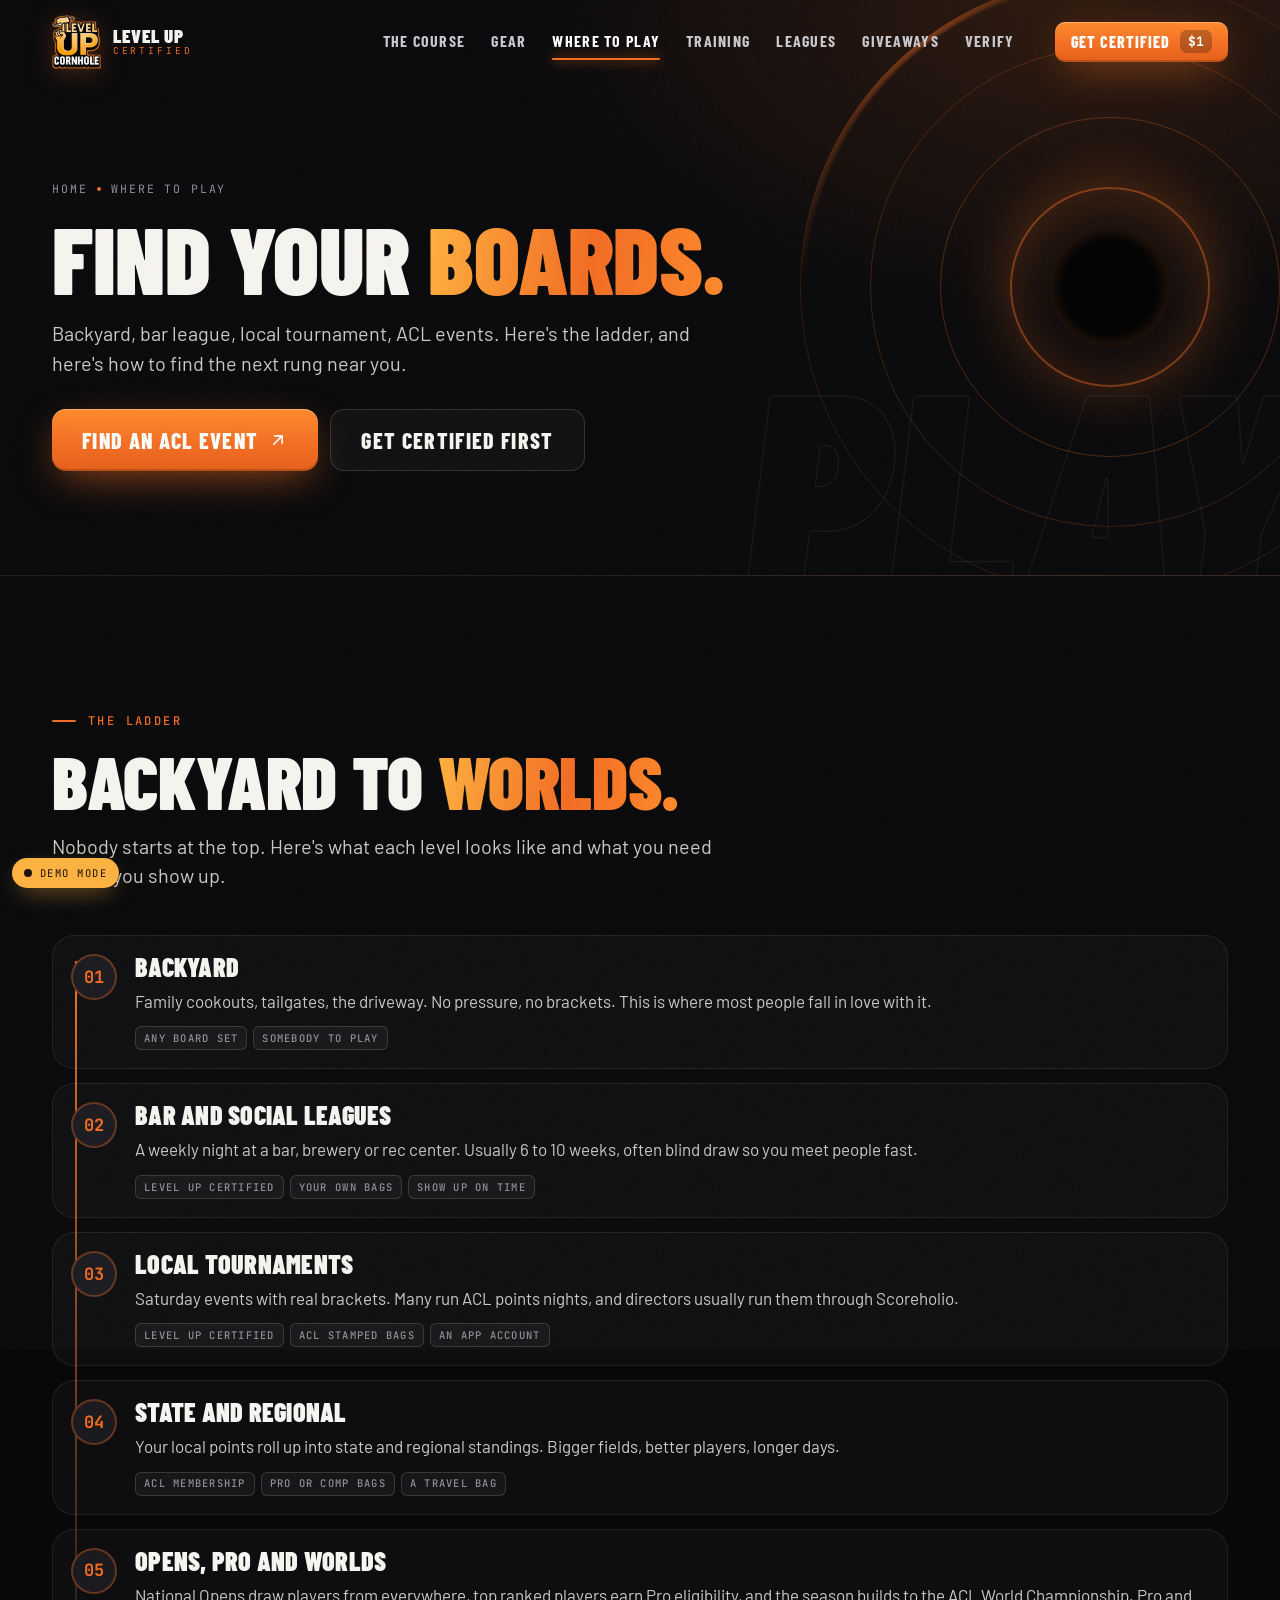
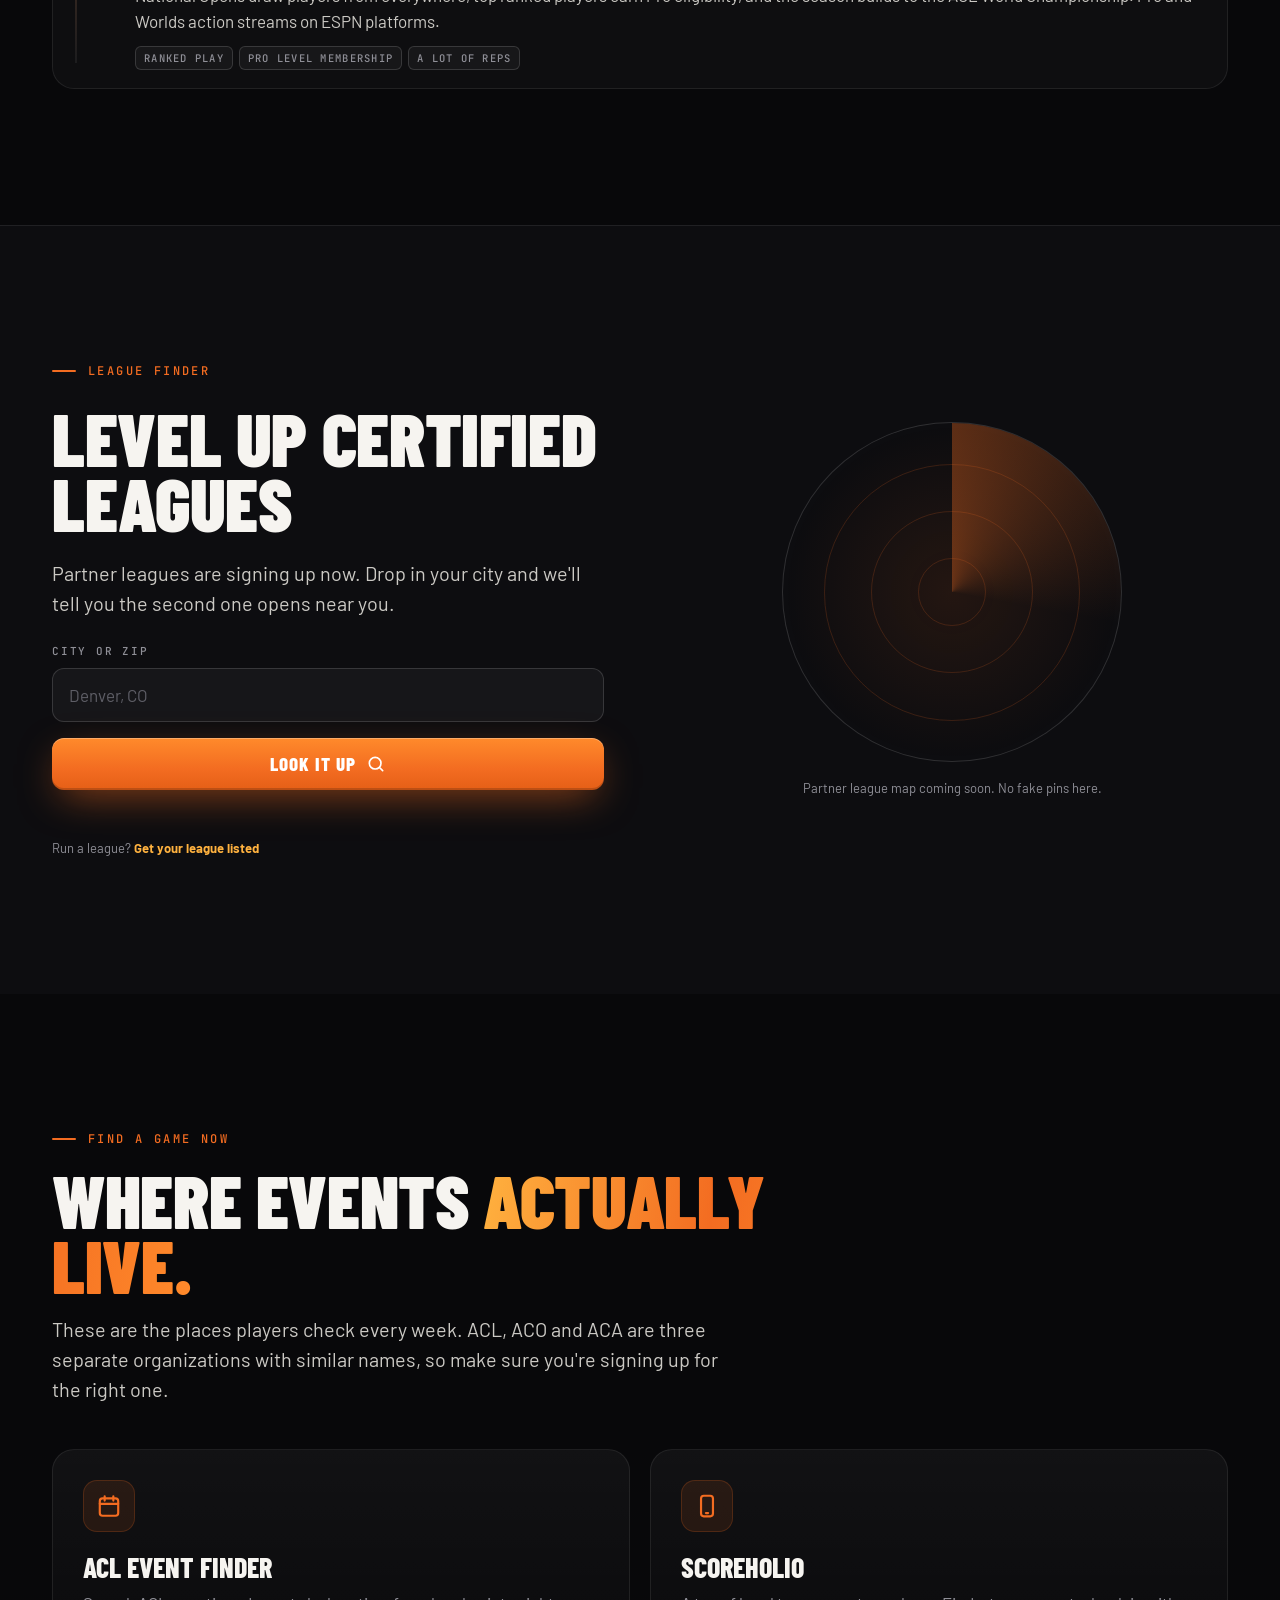
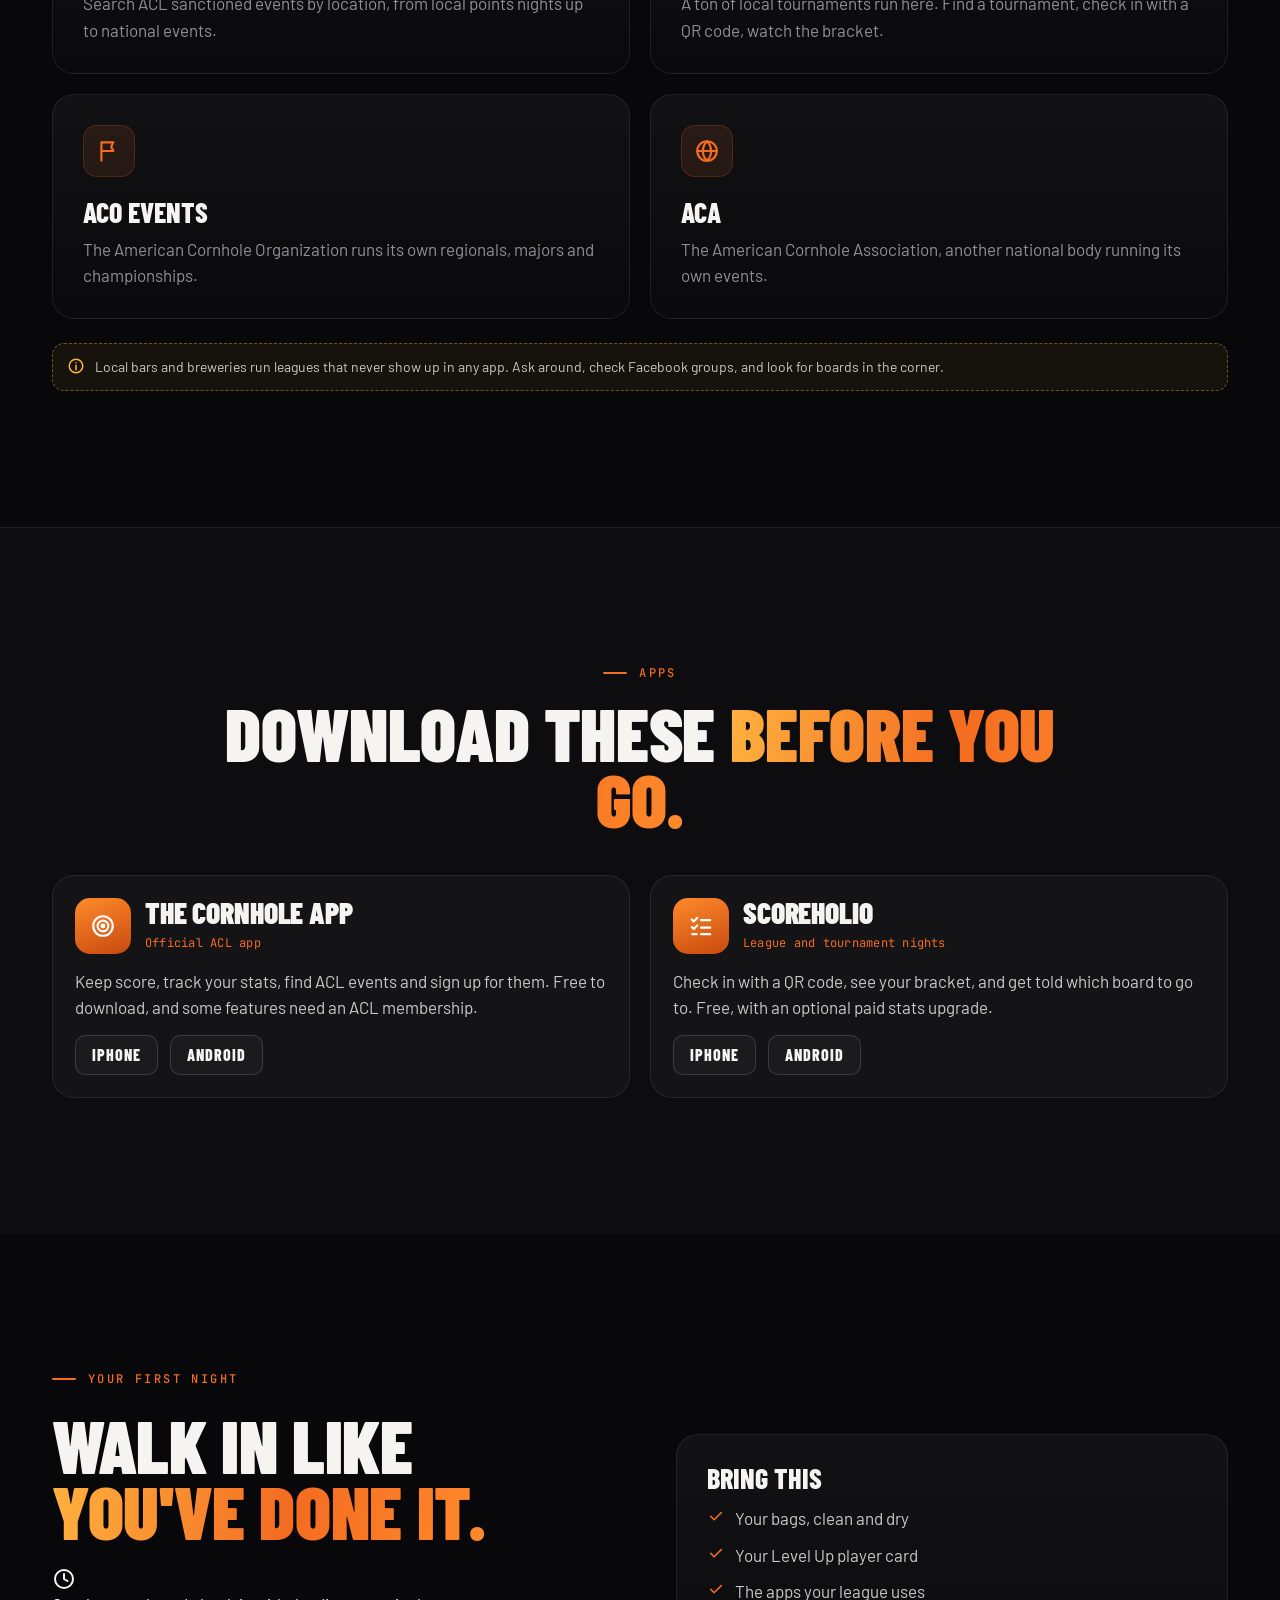
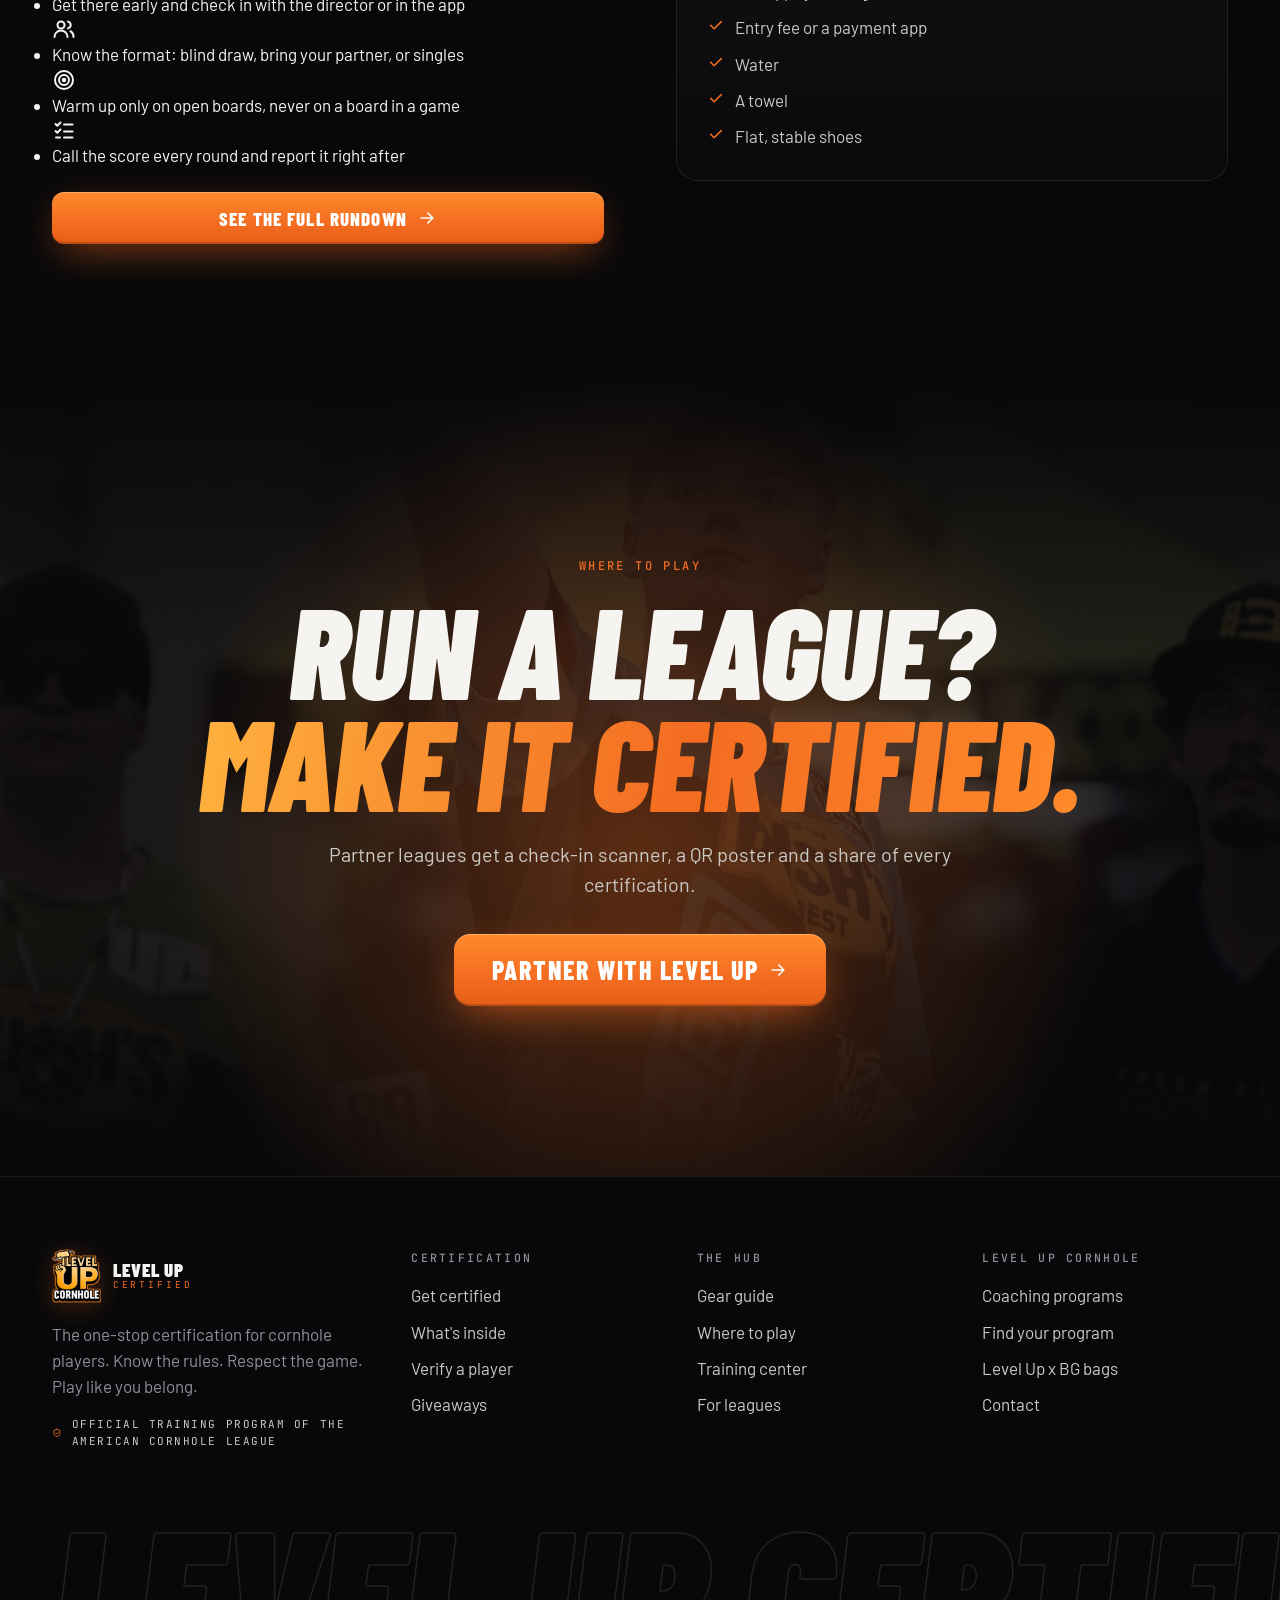
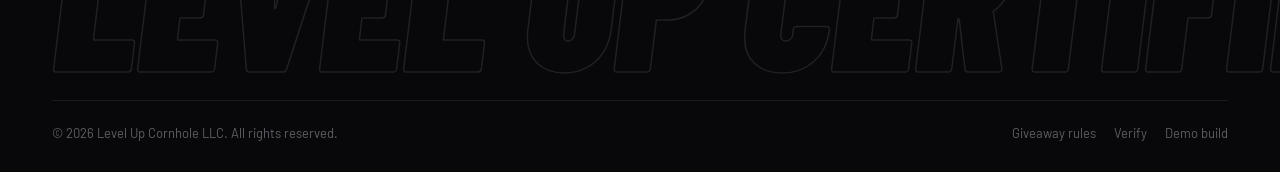
<file: play/index.html>
<!DOCTYPE html>
<html lang="en">
<head>
<meta charset="UTF-8">
<meta name="viewport" content="width=device-width, initial-scale=1, viewport-fit=cover">
<title>Where to Play | Level Up Certified</title>
<meta name="description" content="Find leagues, tournaments and ACL events, plus the apps players use to check in.">
<meta name="robots" content="noindex, nofollow">
<meta name="theme-color" content="#08080A">
<meta name="color-scheme" content="dark">
<meta property="og:title" content="Where to play cornhole">
<meta property="og:description" content="From backyard to Worlds. Leagues, tournaments and the apps that find them.">
<meta property="og:image" content="https://hamannlpcornhole-beep.github.io/level-up-certified/assets/img/og-certified.jpg">
<meta name="twitter:card" content="summary_large_image">
<link rel="manifest" href="../manifest.webmanifest">
<link rel="icon" type="image/png" href="../assets/img/icon.png">
<link rel="apple-touch-icon" href="../assets/img/icon-192.png">
<link rel="preconnect" href="https://fonts.googleapis.com">
<link rel="preconnect" href="https://fonts.gstatic.com" crossorigin>
<link href="https://fonts.googleapis.com/css2?family=Barlow+Condensed:ital,wght@0,600;0,700;0,800;0,900;1,800;1,900&family=Barlow:wght@400;500;600;700&family=JetBrains+Mono:wght@500;700&display=swap" rel="stylesheet">
<link rel="stylesheet" href="../assets/css/site.css">
<link rel="stylesheet" href="../assets/css/pages.css">
<script>document.documentElement.classList.add('js')</script>
</head>
<body data-page="play">
<div data-nav></div>
<main id="main">

  <section class="page-hero">
    <div class="rings" aria-hidden="true"><i></i><i></i><i></i><i></i><i></i></div>
    <div class="bg-word" aria-hidden="true">Play</div>
    <div class="wrap">
      <nav class="crumbs"><a href="../">Home</a><i></i><span>Where to play</span></nav>
      <h1 class="display h-1">Find your <span class="grad">boards.</span></h1>
      <p class="lead">Backyard, bar league, local tournament, ACL events. Here's the ladder, and here's how to find the next rung near you.</p>
      <div class="actions">
        <a class="btn btn-primary btn-lg" href="https://www.iplaycornhole.com/events" target="_blank" rel="noopener">Find an ACL event <i data-icon="arrowUpRight"></i></a>
        <a class="btn btn-ghost btn-lg" href="../certify/">Get certified first</a>
      </div>
    </div>
  </section>

  <section class="section">
    <div class="wrap">
      <div class="sec-head" data-reveal>
        <span class="kicker">The ladder</span>
        <h2 class="display h-2">Backyard to <span class="grad">Worlds.</span></h2>
        <p class="lead">Nobody starts at the top. Here's what each level looks like and what you need before you show up.</p>
      </div>
      <ol class="ladder" id="ladder"></ol>
    </div>
  </section>

  <section class="section alt line-top">
    <div class="wrap">
      <div class="split">
        <div class="stack-lg" data-reveal="left">
          <span class="kicker">League finder</span>
          <h2 class="display h-2">Level Up Certified leagues</h2>
          <p class="lead">Partner leagues are signing up now. Drop in your city and we'll tell you the second one opens near you.</p>
          <form class="form" id="findForm">
            <div class="field"><label class="label" for="city">City or zip</label><input class="input" id="city" placeholder="Denver, CO" autocomplete="address-level2"></div>
            <button class="btn btn-primary" type="submit">Look it up <i data-icon="search"></i></button>
          </form>
          <div id="findResult"></div>
          <p class="hint">Run a league? <a class="link" href="../leagues/">Get your league listed</a></p>
        </div>
        <div data-reveal="right">
          <div class="radar" aria-hidden="true"><i></i><i></i><i></i></div>
          <p class="hint center mt-16">Partner league map coming soon. No fake pins here.</p>
        </div>
      </div>
    </div>
  </section>

  <section class="section">
    <div class="wrap">
      <div class="sec-head" data-reveal>
        <span class="kicker">Find a game now</span>
        <h2 class="display h-2">Where events <span class="grad">actually live.</span></h2>
        <p class="lead">These are the places players check every week. ACL, ACO and ACA are three separate organizations with similar names, so make sure you're signing up for the right one.</p>
      </div>
      <div class="grid g-2" data-stagger="0.07">
        <a class="card hover" href="https://www.iplaycornhole.com/events" target="_blank" rel="noopener"><span class="card-icon"><i data-icon="calendar"></i></span><h3 class="card-title">ACL event finder</h3><p class="card-text">Search ACL sanctioned events by location, from local points nights up to national events.</p></a>
        <a class="card hover" href="https://scoreholio.com/getting-started/" target="_blank" rel="noopener"><span class="card-icon"><i data-icon="phone"></i></span><h3 class="card-title">Scoreholio</h3><p class="card-text">A ton of local tournaments run here. Find a tournament, check in with a QR code, watch the bracket.</p></a>
        <a class="card hover" href="https://americancornhole.com/events/" target="_blank" rel="noopener"><span class="card-icon"><i data-icon="flag"></i></span><h3 class="card-title">ACO events</h3><p class="card-text">The American Cornhole Organization runs its own regionals, majors and championships.</p></a>
        <a class="card hover" href="https://www.playcornhole.org/" target="_blank" rel="noopener"><span class="card-icon"><i data-icon="globe"></i></span><h3 class="card-title">ACA</h3><p class="card-text">The American Cornhole Association, another national body running its own events.</p></a>
      </div>
      <p class="placeholder-note mt-24"><i data-icon="info"></i> <span>Local bars and breweries run leagues that never show up in any app. Ask around, check Facebook groups, and look for boards in the corner.</span></p>
    </div>
  </section>

  <section class="section alt line-top">
    <div class="wrap">
      <div class="sec-head center" data-reveal>
        <span class="kicker">Apps</span>
        <h2 class="display h-2">Download these <span class="grad">before you go.</span></h2>
      </div>
      <div class="grid g-2" data-stagger="0.08">
        <div class="app-tile">
          <div class="top"><span class="glyph"><i data-icon="target"></i></span><div><h3 class="display h-4">The Cornhole App</h3><span class="mono tiny orange">Official ACL app</span></div></div>
          <p class="text-2">Keep score, track your stats, find ACL events and sign up for them. Free to download, and some features need an ACL membership.</p>
          <div class="row wrap-row">
            <a class="btn btn-ghost btn-sm" href="https://apps.apple.com/us/app/cornhole-app/id6752613073" target="_blank" rel="noopener">iPhone</a>
            <a class="btn btn-ghost btn-sm" href="https://play.google.com/store/apps/details?id=com.aclapp.mobile" target="_blank" rel="noopener">Android</a>
          </div>
        </div>
        <div class="app-tile">
          <div class="top"><span class="glyph"><i data-icon="listChecks"></i></span><div><h3 class="display h-4">Scoreholio</h3><span class="mono tiny orange">League and tournament nights</span></div></div>
          <p class="text-2">Check in with a QR code, see your bracket, and get told which board to go to. Free, with an optional paid stats upgrade.</p>
          <div class="row wrap-row">
            <a class="btn btn-ghost btn-sm" href="https://apps.apple.com/us/app/scoreholio/id1370777926" target="_blank" rel="noopener">iPhone</a>
            <a class="btn btn-ghost btn-sm" href="https://play.google.com/store/apps/details?id=com.scoreholio.android" target="_blank" rel="noopener">Android</a>
          </div>
        </div>
      </div>
    </div>
  </section>

  <section class="section">
    <div class="wrap">
      <div class="split">
        <div class="stack-lg" data-reveal="left">
          <span class="kicker">Your first night</span>
          <h2 class="display h-2">Walk in like <span class="grad">you've done it.</span></h2>
          <ul class="perk-list">
            <li><i data-icon="clock"></i><span>Get there early and check in with the director or in the app</span></li>
            <li><i data-icon="users"></i><span>Know the format: blind draw, bring your partner, or singles</span></li>
            <li><i data-icon="target"></i><span>Warm up only on open boards, never on a board in a game</span></li>
            <li><i data-icon="listChecks"></i><span>Call the score every round and report it right after</span></li>
          </ul>
          <a class="btn btn-primary" href="../certify/#/m/league-night">See the full rundown <i data-icon="arrow"></i></a>
        </div>
        <div data-reveal="right">
          <div class="card"><h3 class="card-title">Bring this</h3>
            <ul class="kit-list" id="bringList"></ul>
          </div>
        </div>
      </div>
    </div>
  </section>

  <section class="cta-band">
    <div class="cta-bg"><img src="../assets/img/hero.jpg" alt="" loading="lazy" style="object-position:50% 25%"></div>
    <div class="wrap" data-reveal>
      <span class="kicker plain">Where to play</span>
      <h2 class="display it mt-16">Run a league?<br><span class="grad">Make it certified.</span></h2>
      <p class="lead">Partner leagues get a check-in scanner, a QR poster and a share of every certification.</p>
      <div class="actions"><a class="btn btn-primary btn-xl" href="../leagues/">Partner with Level Up <i data-icon="arrow"></i></a></div>
    </div>
  </section>

</main>
<div data-footer></div>
<script type="module" src="../assets/js/site.js"></script>
<script type="module" src="../assets/js/pages/play.js"></script>
</body>
</html>
</file>
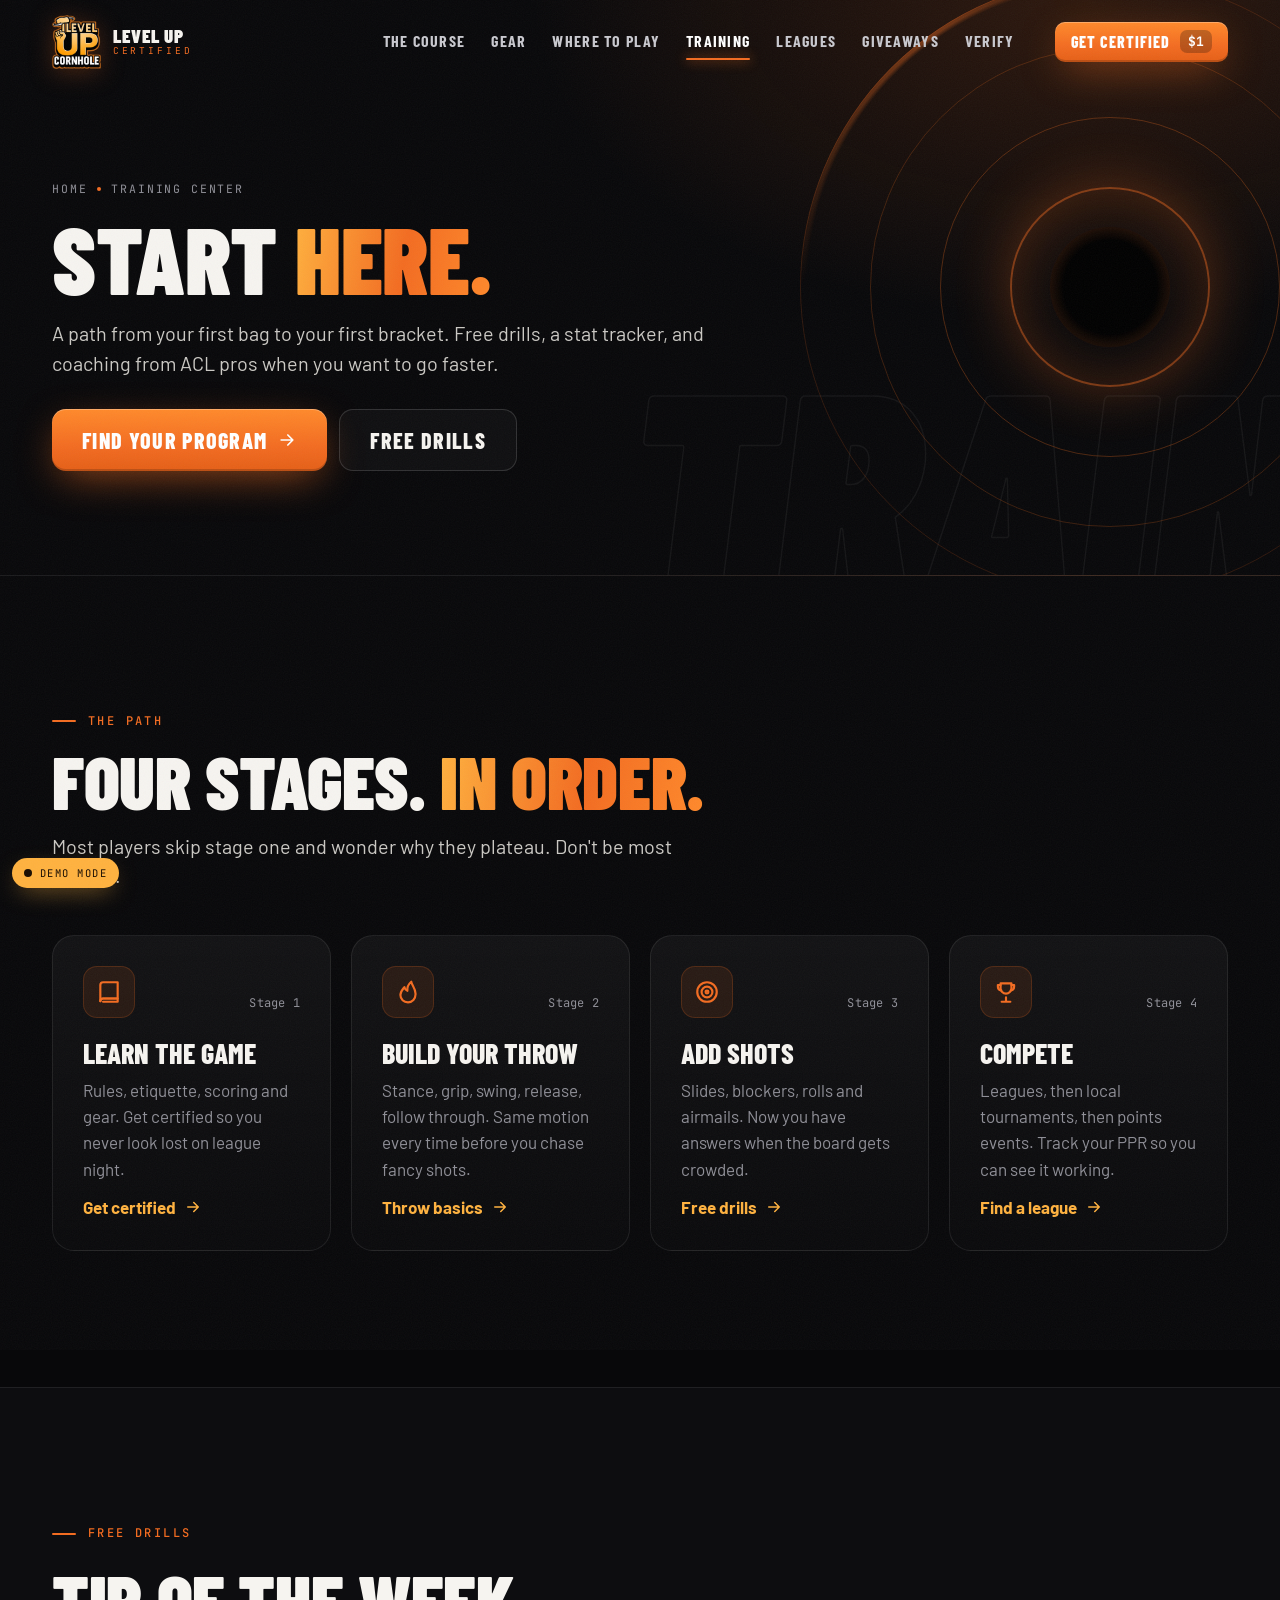
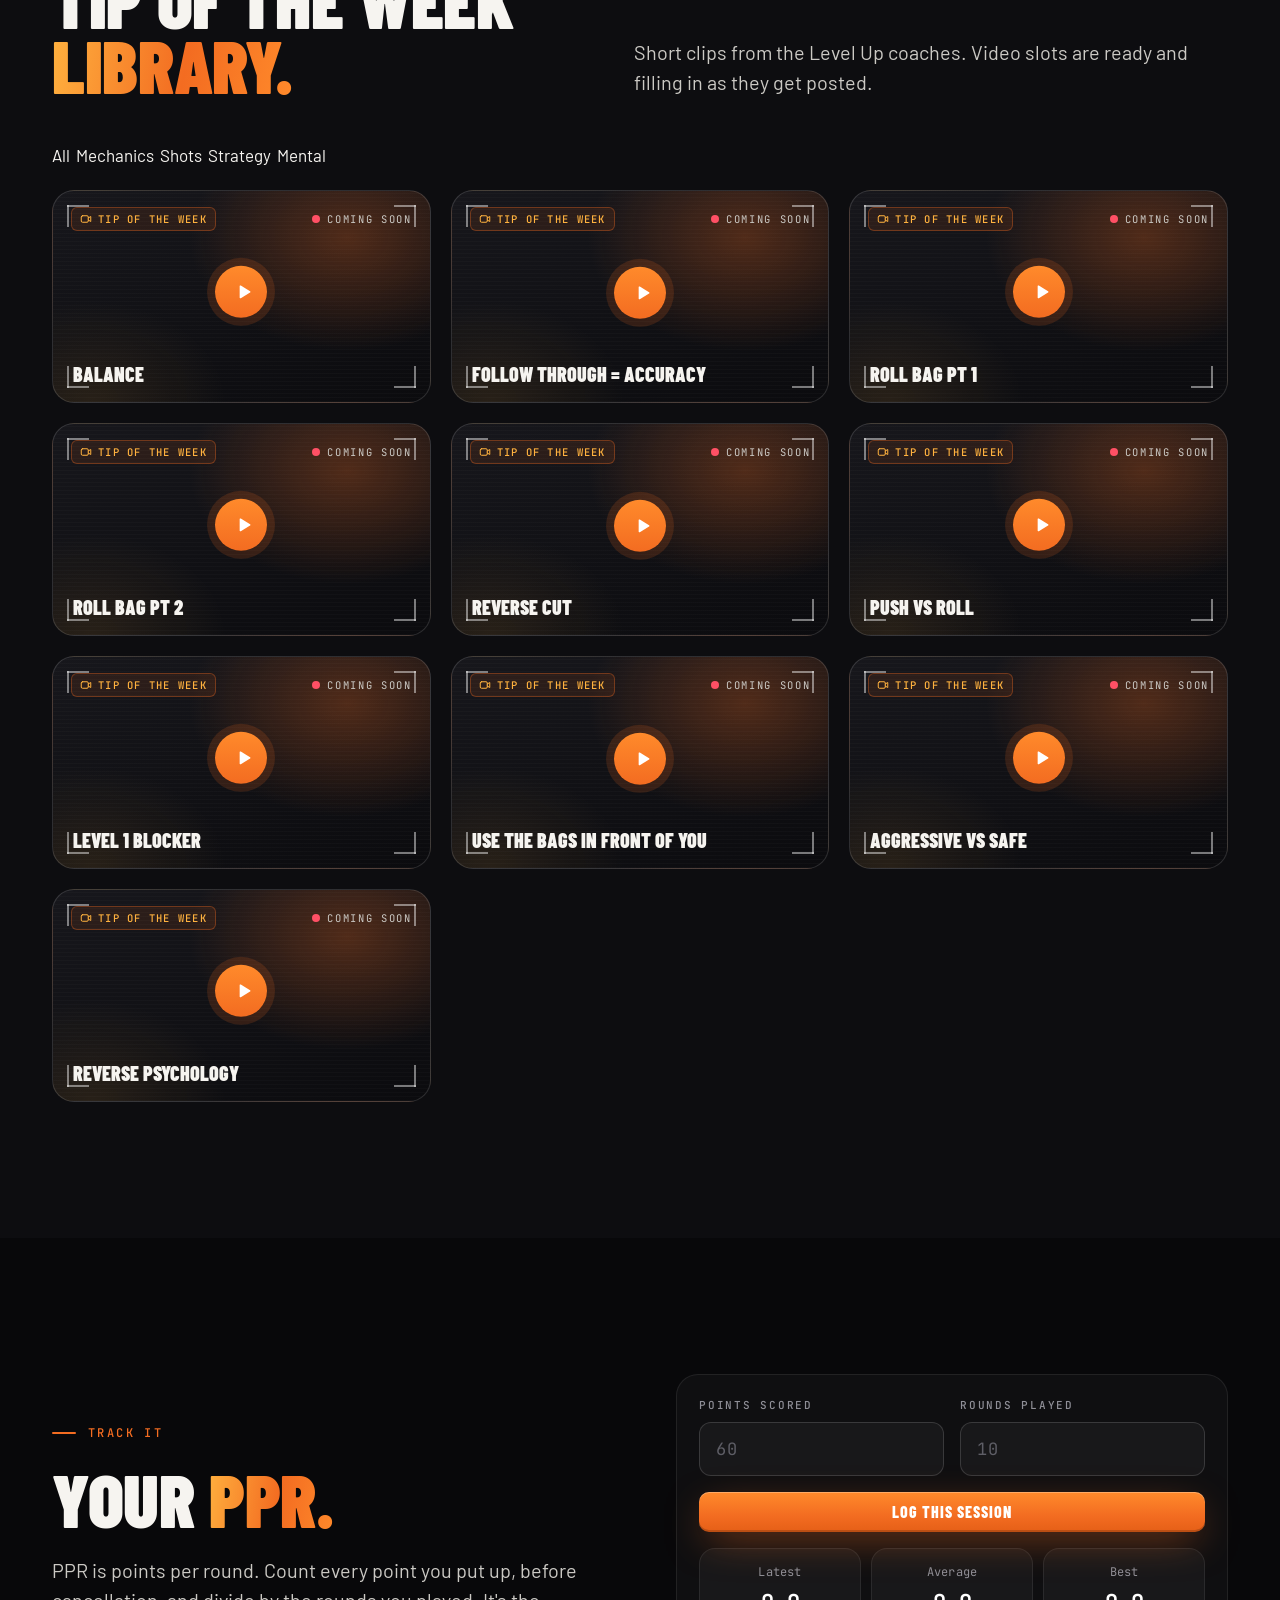
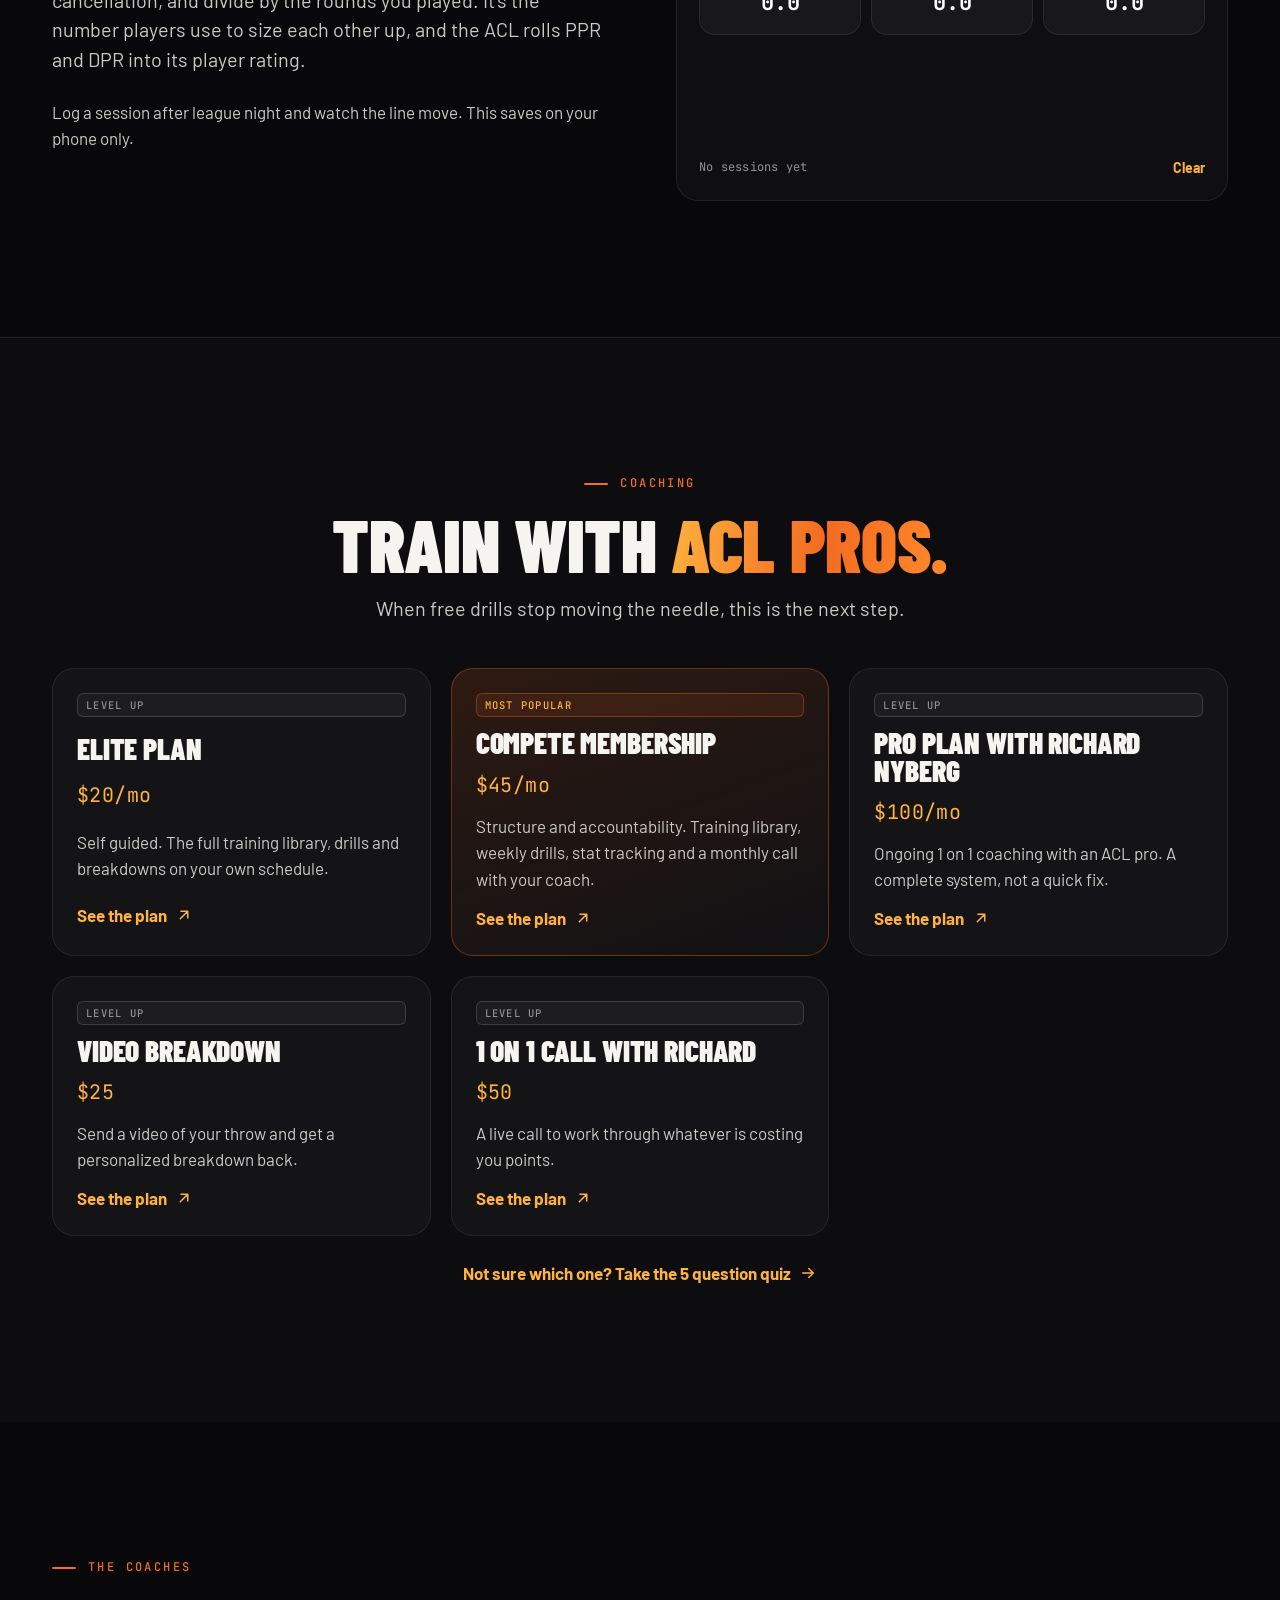
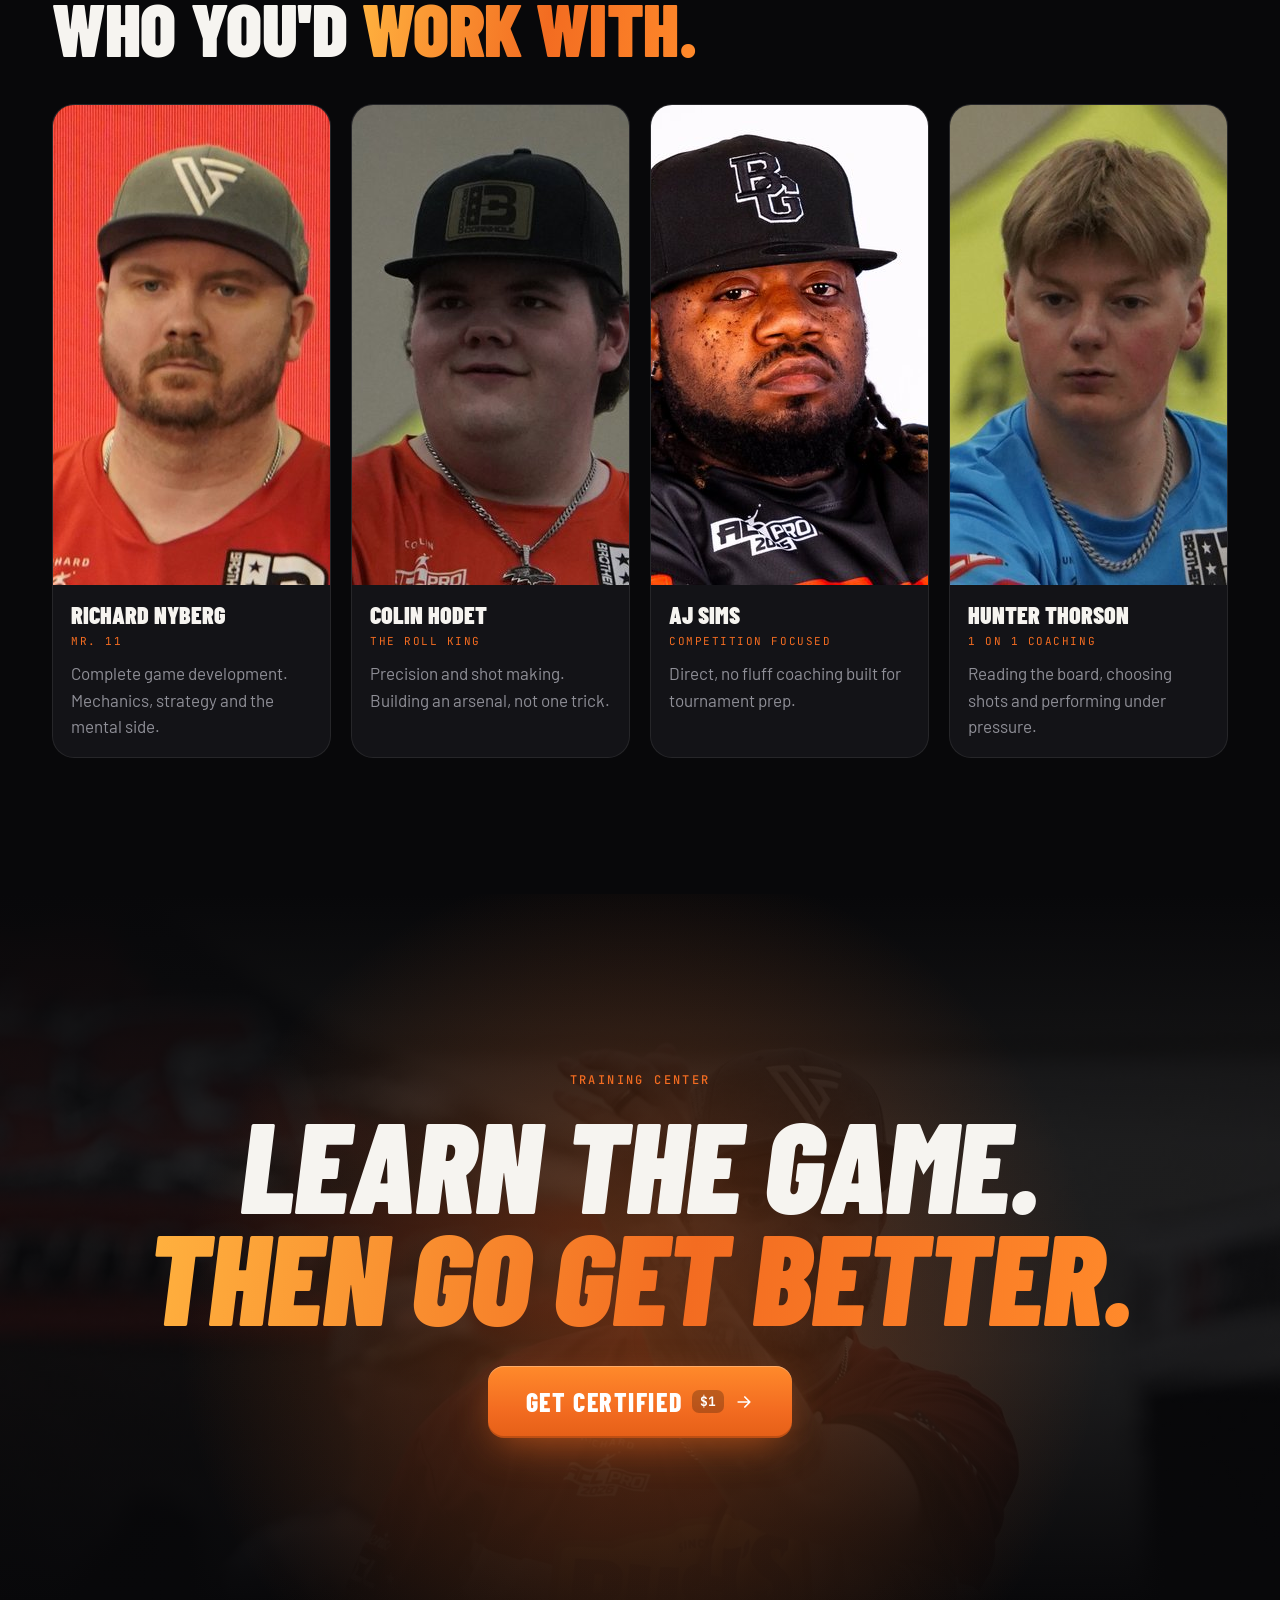
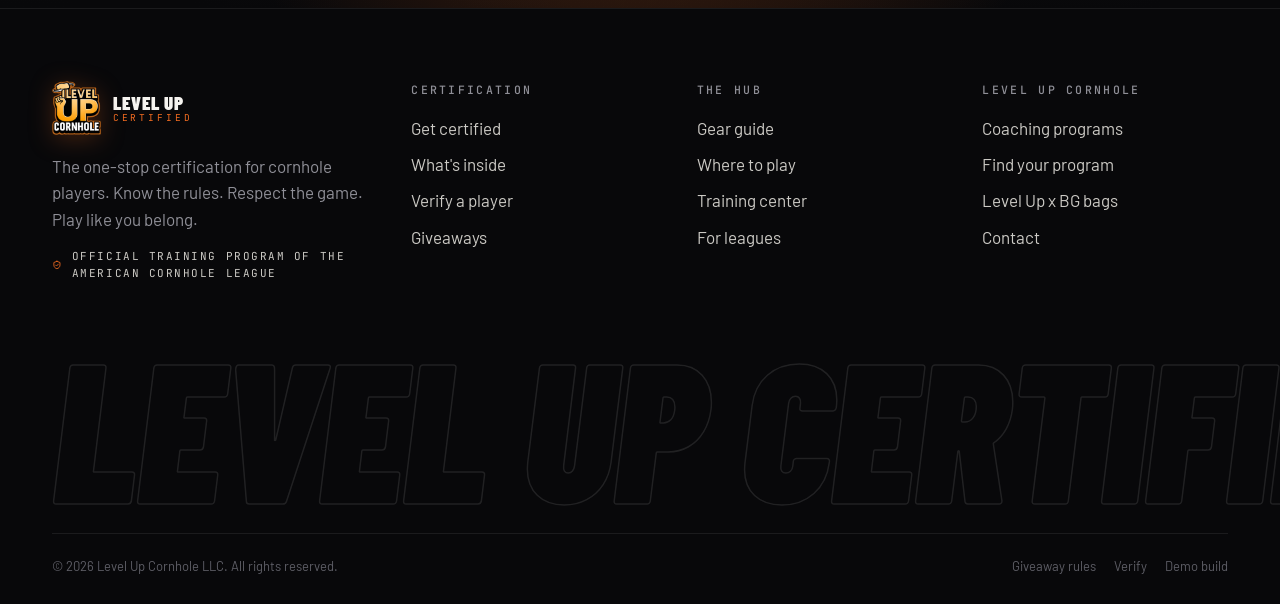
<file: training/index.html>
<!DOCTYPE html>
<html lang="en">
<head>
<meta charset="UTF-8">
<meta name="viewport" content="width=device-width, initial-scale=1, viewport-fit=cover">
<title>Training Center | Level Up Certified</title>
<meta name="description" content="Start here. A beginner path, free drills, a PPR tracker and coaching from ACL pros.">
<meta name="robots" content="noindex, nofollow">
<meta name="theme-color" content="#08080A">
<meta name="color-scheme" content="dark">
<meta property="og:title" content="Level Up Training Center">
<meta property="og:description" content="A beginner path, free drills and coaching from ACL pros.">
<meta property="og:image" content="https://hamannlpcornhole-beep.github.io/level-up-certified/assets/img/og-certified.jpg">
<meta name="twitter:card" content="summary_large_image">
<link rel="manifest" href="../manifest.webmanifest">
<link rel="icon" type="image/png" href="../assets/img/icon.png">
<link rel="apple-touch-icon" href="../assets/img/icon-192.png">
<link rel="preconnect" href="https://fonts.googleapis.com">
<link rel="preconnect" href="https://fonts.gstatic.com" crossorigin>
<link href="https://fonts.googleapis.com/css2?family=Barlow+Condensed:ital,wght@0,600;0,700;0,800;0,900;1,800;1,900&family=Barlow:wght@400;500;600;700&family=JetBrains+Mono:wght@500;700&display=swap" rel="stylesheet">
<link rel="stylesheet" href="../assets/css/site.css">
<link rel="stylesheet" href="../assets/css/pages.css">
<script>document.documentElement.classList.add('js')</script>
</head>
<body data-page="training">
<div data-nav></div>
<main id="main">

  <section class="page-hero">
    <div class="rings" aria-hidden="true"><i></i><i></i><i></i><i></i><i></i></div>
    <div class="bg-word" aria-hidden="true">Train</div>
    <div class="wrap">
      <nav class="crumbs"><a href="../">Home</a><i></i><span>Training center</span></nav>
      <h1 class="display h-1">Start <span class="grad">here.</span></h1>
      <p class="lead">A path from your first bag to your first bracket. Free drills, a stat tracker, and coaching from ACL pros when you want to go faster.</p>
      <div class="actions">
        <a class="btn btn-primary btn-lg" id="fypTop" href="#" target="_blank" rel="noopener">Find your program <i data-icon="arrow"></i></a>
        <a class="btn btn-ghost btn-lg" href="#drills">Free drills</a>
      </div>
    </div>
  </section>

  <section class="section">
    <div class="wrap">
      <div class="sec-head" data-reveal>
        <span class="kicker">The path</span>
        <h2 class="display h-2">Four stages. <span class="grad">In order.</span></h2>
        <p class="lead">Most players skip stage one and wonder why they plateau. Don't be most players.</p>
      </div>
      <div class="grid g-4" data-stagger="0.08" id="roadmap"></div>
    </div>
  </section>

  <section class="section alt line-top" id="drills">
    <div class="wrap">
      <div class="sec-head row">
        <div class="stack-lg" data-reveal>
          <span class="kicker">Free drills</span>
          <h2 class="display h-2">Tip of the week <span class="grad">library.</span></h2>
        </div>
        <p class="lead" data-reveal="right">Short clips from the Level Up coaches. Video slots are ready and filling in as they get posted.</p>
      </div>
      <div class="dirbar"><div class="chips" id="drillChips"></div></div>
      <div class="grid g-3" id="drillGrid" data-stagger="0.05"></div>
    </div>
  </section>

  <section class="section">
    <div class="wrap">
      <div class="split">
        <div class="stack-lg" data-reveal="left">
          <span class="kicker">Track it</span>
          <h2 class="display h-2">Your <span class="grad">PPR.</span></h2>
          <p class="lead">PPR is points per round. Count every point you put up, before cancellation, and divide by the rounds you played. It's the number players use to size each other up, and the ACL rolls PPR and DPR into its player rating.</p>
          <p class="text-2">Log a session after league night and watch the line move. This saves on your phone only.</p>
        </div>
        <div class="calc" data-reveal="right">
          <div class="form-row">
            <div class="field"><label class="label" for="tPts">Points scored</label><input class="input mono" id="tPts" type="number" min="0" inputmode="numeric" placeholder="60"></div>
            <div class="field"><label class="label" for="tRounds">Rounds played</label><input class="input mono" id="tRounds" type="number" min="1" inputmode="numeric" placeholder="10"></div>
          </div>
          <button class="btn btn-primary btn-sm" type="button" id="tAdd">Log this session</button>
          <div class="ppr-stats">
            <div><span class="mono tiny muted">Latest</span><b id="tLatest">0.0</b></div>
            <div><span class="mono tiny muted">Average</span><b id="tAvg">0.0</b></div>
            <div><span class="mono tiny muted">Best</span><b id="tBest">0.0</b></div>
          </div>
          <svg class="spark" id="spark" viewBox="0 0 300 90" preserveAspectRatio="none" aria-hidden="true">
            <defs><linearGradient id="sparkGrad" x1="0" x2="1"><stop offset="0" stop-color="#F36C21"/><stop offset="1" stop-color="#FFB23F"/></linearGradient></defs>
            <path class="fill" d=""></path><path d=""></path>
          </svg>
          <div class="row between"><span class="mono tiny muted" id="tCount">No sessions yet</span><button class="link small muted" type="button" id="tClear">Clear</button></div>
        </div>
      </div>
    </div>
  </section>

  <section class="section alt line-top">
    <div class="wrap">
      <div class="sec-head center" data-reveal>
        <span class="kicker">Coaching</span>
        <h2 class="display h-2">Train with <span class="grad">ACL pros.</span></h2>
        <p class="lead">When free drills stop moving the needle, this is the next step.</p>
      </div>
      <div class="grid g-3" id="programs" data-stagger="0.07"></div>
      <p class="center mt-24"><a class="link" id="fypLink" href="#" target="_blank" rel="noopener">Not sure which one? Take the 5 question quiz <i data-icon="arrow"></i></a></p>
    </div>
  </section>

  <section class="section">
    <div class="wrap">
      <div class="sec-head" data-reveal>
        <span class="kicker">The coaches</span>
        <h2 class="display h-2">Who you'd <span class="grad">work with.</span></h2>
      </div>
      <div class="grid g-4" id="coaches" data-stagger="0.06"></div>
    </div>
  </section>

  <section class="cta-band">
    <div class="cta-bg"><img src="../assets/img/band-results.jpg" alt="" loading="lazy"></div>
    <div class="wrap" data-reveal>
      <span class="kicker plain">Training center</span>
      <h2 class="display it mt-16">Learn the game.<br><span class="grad">Then go get better.</span></h2>
      <div class="actions">
        <a class="btn btn-primary btn-xl" href="../certify/">Get Certified <span class="tag" data-price>$1</span> <i data-icon="arrow"></i></a>
      </div>
    </div>
  </section>

</main>
<div data-footer></div>
<script type="module" src="../assets/js/site.js"></script>
<script type="module" src="../assets/js/pages/training.js"></script>
</body>
</html>
</file>
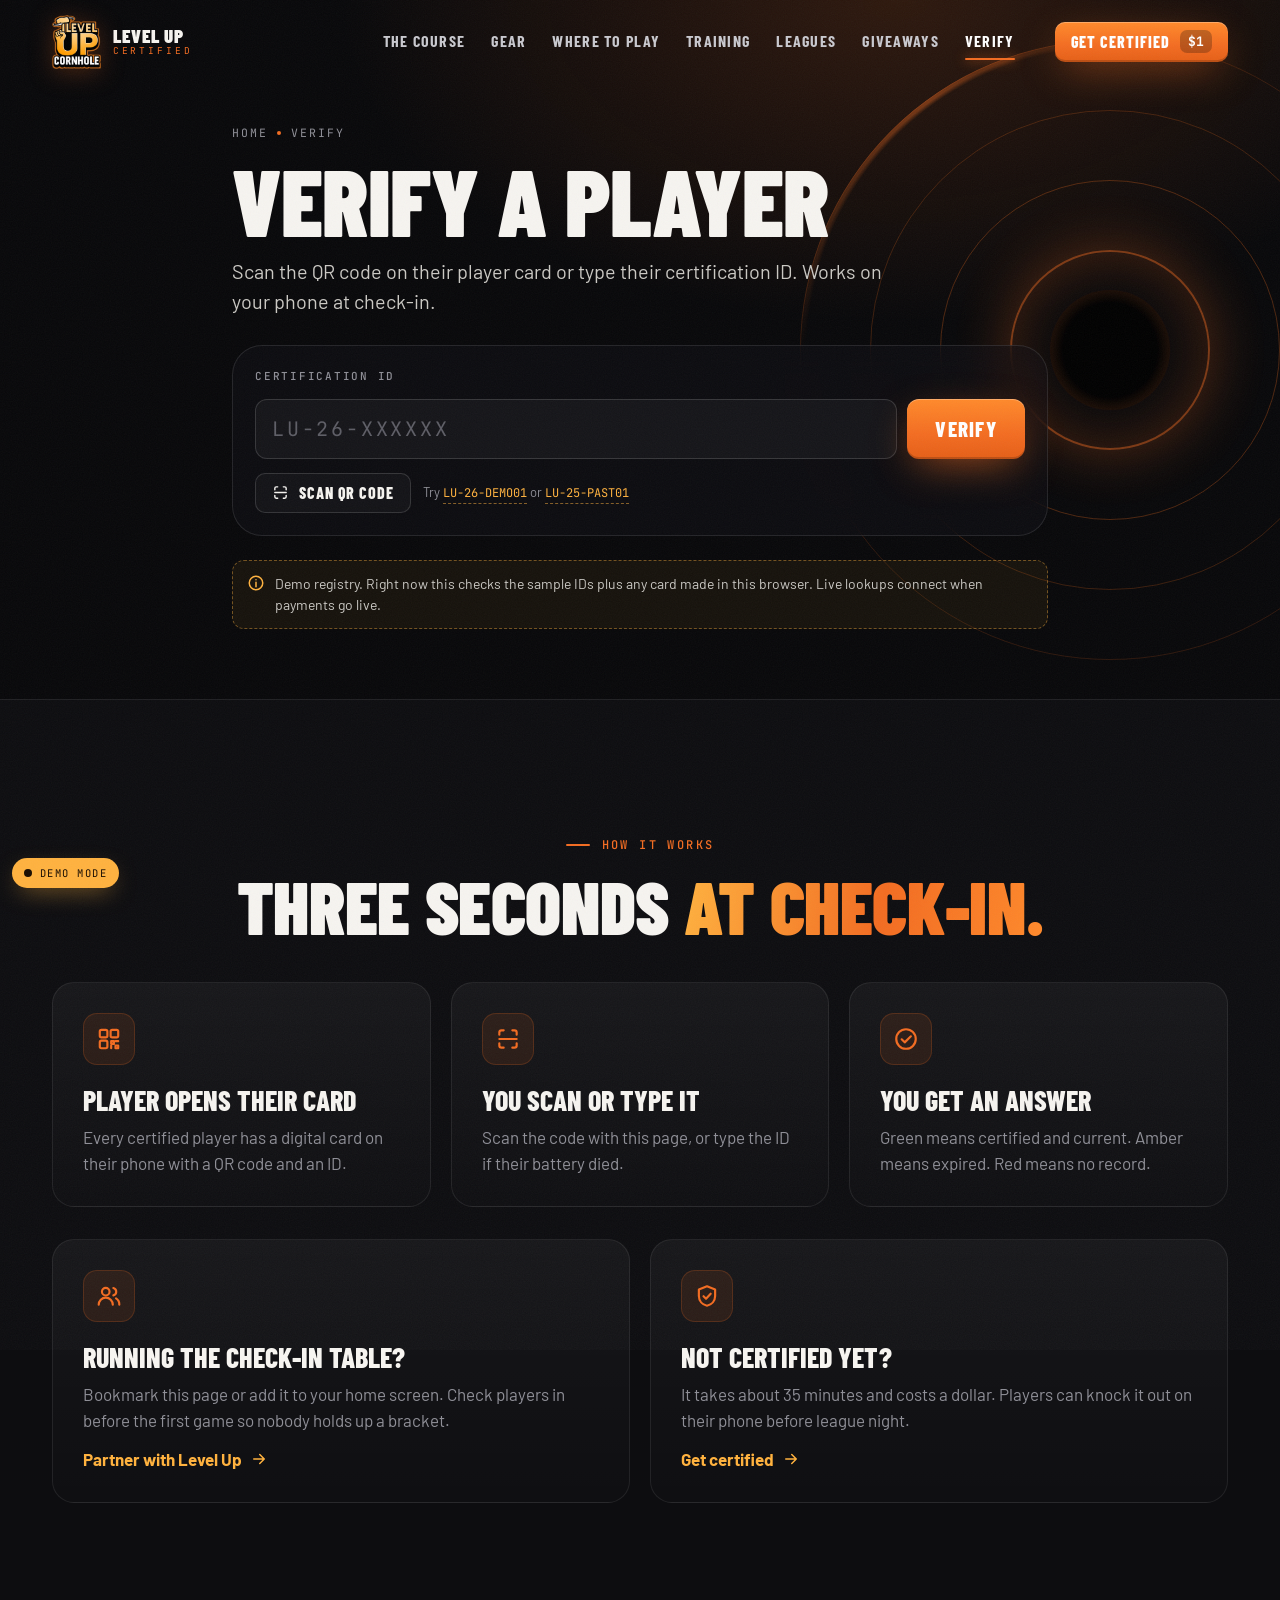
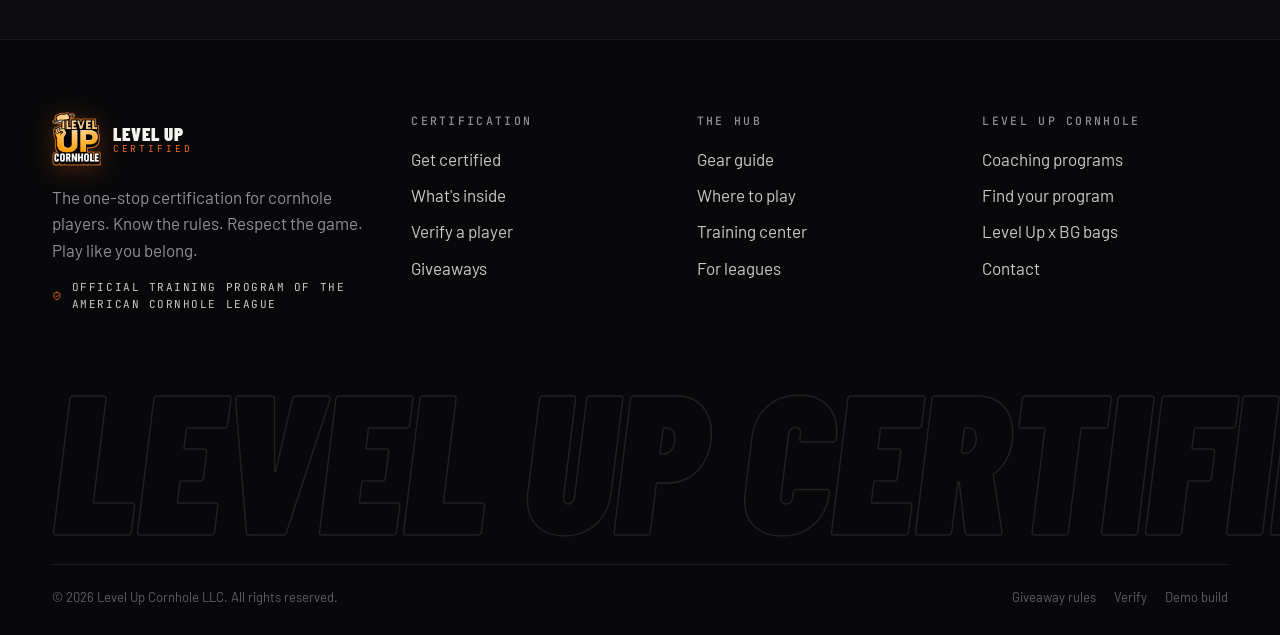
<file: verify/index.html>
<!DOCTYPE html>
<html lang="en">
<head>
<meta charset="UTF-8">
<meta name="viewport" content="width=device-width, initial-scale=1, viewport-fit=cover">
<title>Verify a Player | Level Up Certified</title>
<meta name="description" content="Scan a player card or type a certification ID to check if a player is Level Up Certified.">
<meta name="robots" content="noindex, nofollow">
<meta name="theme-color" content="#08080A">
<meta name="color-scheme" content="dark">
<meta property="og:title" content="Verify a Level Up Certified player">
<meta property="og:description" content="Scan the QR code or type the ID. You get an answer in a second.">
<meta property="og:image" content="https://hamannlpcornhole-beep.github.io/level-up-certified/assets/img/og-certified.jpg">
<meta name="twitter:card" content="summary_large_image">
<link rel="manifest" href="../manifest.webmanifest">
<meta name="apple-mobile-web-app-capable" content="yes">
<meta name="apple-mobile-web-app-title" content="LU Verify">
<link rel="icon" type="image/png" href="../assets/img/icon.png">
<link rel="apple-touch-icon" href="../assets/img/icon-192.png">
<link rel="preconnect" href="https://fonts.googleapis.com">
<link rel="preconnect" href="https://fonts.gstatic.com" crossorigin>
<link href="https://fonts.googleapis.com/css2?family=Barlow+Condensed:ital,wght@0,600;0,700;0,800;0,900;1,800;1,900&family=Barlow:wght@400;500;600;700&family=JetBrains+Mono:wght@500;700&display=swap" rel="stylesheet">
<link rel="stylesheet" href="../assets/css/site.css">
<link rel="stylesheet" href="../assets/css/pages.css">
<script>document.documentElement.classList.add('js')</script>
</head>
<body data-page="verify">
<div data-nav></div>
<main id="main">

  <section class="verify-hero">
    <div class="rings" aria-hidden="true"><i></i><i></i><i></i><i></i><i></i></div>
    <div class="wrap wrap-narrow">
      <nav class="crumbs"><a href="../">Home</a><i></i><span>Verify</span></nav>
      <h1 class="display h-1">Verify a player</h1>
      <p class="lead">Scan the QR code on their player card or type their certification ID. Works on your phone at check-in.</p>

      <form class="verify-box glass" id="verifyForm" novalidate>
        <label class="label" for="certId">Certification ID</label>
        <div class="verify-row">
          <input class="input mono" id="certId" name="id" placeholder="LU-26-XXXXXX" autocomplete="off" autocapitalize="characters" spellcheck="false" inputmode="text">
          <button class="btn btn-primary" type="submit">Verify</button>
        </div>
        <div class="row wrap-row">
          <button class="btn btn-ghost btn-sm" type="button" id="scanBtn"><i data-icon="scan"></i> Scan QR code</button>
          <span class="hint">Try <button type="button" class="link-chip" data-try="LU-26-DEMO01">LU-26-DEMO01</button> or <button type="button" class="link-chip" data-try="LU-25-PAST01">LU-25-PAST01</button></span>
        </div>
      </form>

      <div id="result" class="result" aria-live="polite"></div>

      <div class="recent hide" id="recent">
        <h2 class="mono tiny muted">Checked this session</h2>
        <ul id="recentList"></ul>
      </div>

      <p class="placeholder-note mt-24"><i data-icon="info"></i> <span>Demo registry. Right now this checks the sample IDs plus any card made in this browser. Live lookups connect when payments go live.</span></p>
    </div>
  </section>

  <section class="section alt line-top">
    <div class="wrap">
      <div class="sec-head center" data-reveal>
        <span class="kicker">How it works</span>
        <h2 class="display h-2">Three seconds <span class="grad">at check-in.</span></h2>
      </div>
      <div class="grid g-3" data-stagger="0.08">
        <div class="card"><span class="card-icon"><i data-icon="qr"></i></span><h3 class="card-title">Player opens their card</h3><p class="card-text">Every certified player has a digital card on their phone with a QR code and an ID.</p></div>
        <div class="card"><span class="card-icon"><i data-icon="scan"></i></span><h3 class="card-title">You scan or type it</h3><p class="card-text">Scan the code with this page, or type the ID if their battery died.</p></div>
        <div class="card"><span class="card-icon"><i data-icon="checkCircle"></i></span><h3 class="card-title">You get an answer</h3><p class="card-text">Green means certified and current. Amber means expired. Red means no record.</p></div>
      </div>
      <div class="grid g-2 mt-32">
        <div class="card"><span class="card-icon"><i data-icon="users"></i></span><h3 class="card-title">Running the check-in table?</h3><p class="card-text">Bookmark this page or add it to your home screen. Check players in before the first game so nobody holds up a bracket.</p><a class="link mt-12" href="../leagues/">Partner with Level Up <i data-icon="arrow"></i></a></div>
        <div class="card"><span class="card-icon"><i data-icon="shield"></i></span><h3 class="card-title">Not certified yet?</h3><p class="card-text">It takes about 35 minutes and costs a dollar. Players can knock it out on their phone before league night.</p><a class="link mt-12" href="../certify/">Get certified <i data-icon="arrow"></i></a></div>
      </div>
    </div>
  </section>

</main>

<div class="modal" id="scanModal" aria-hidden="true" role="dialog" aria-modal="true" aria-label="Scan a player card">
  <div class="modal-box">
    <div class="modal-head"><b class="display h-4">Scan the card</b><button class="icon-btn" type="button" data-close-modal aria-label="Close"><i data-icon="x"></i></button></div>
    <div class="modal-body">
      <div class="scan-stage"><video id="scanVideo" playsinline muted></video><div class="scan-frame"></div></div>
      <p class="hint center" id="scanHint">Point the camera at the QR code on the player's card.</p>
    </div>
  </div>
</div>

<div data-footer></div>
<script type="module" src="../assets/js/site.js"></script>
<script type="module" src="../assets/js/pages/verify.js"></script>
</body>
</html>
</file>
<file: assets/css/site.css>
/* =====================================================================
   LEVEL UP CERTIFIED · design system
   ---------------------------------------------------------------------
   1  Tokens            8  Nav + mobile menu + dock
   2  Base              9  Footer
   3  Type              10 Home hero
   4  Layout            11 Page hero (inner pages)
   5  Buttons + links   12 Ticker
   6  Chips + badges    13 Shared sections (steps, modules, tiles, FAQ, CTA band, stats, countdown, dash mock)
   7  Cards + panels    14 Forms   15 Modal + toast   16 Video slot   17 Holo card
                        18 Progress / XP   19 Motion   20 Utilities
   Copy rules: short, direct, no em-dashes.
   ===================================================================== */

/* 1 · TOKENS ---------------------------------------------------------- */
:root{
  color-scheme:dark;
  --ink:#08080A;
  --ink-1:#0D0D10;
  --ink-2:#131317;
  --ink-3:#1A1A1F;
  --ink-4:#23232A;
  --line:rgba(255,255,255,.08);
  --line-2:rgba(255,255,255,.14);
  --line-3:rgba(255,255,255,.24);
  --text:#F6F4F0;
  --text-2:#CBC9C4;
  --muted:#8F8F97;
  --dim:#5E5E66;

  --orange:#F36C21;
  --orange-hot:#FF8A2B;
  --amber:#FFB23F;
  --ember:#B8460D;
  --orange-a10:rgba(243,108,33,.10);
  --orange-a20:rgba(243,108,33,.20);
  --orange-a35:rgba(243,108,33,.35);

  --green:#34E08C;
  --green-a15:rgba(52,224,140,.15);
  --red:#FF5065;
  --red-a15:rgba(255,80,101,.15);
  --yellow:#FFCB45;
  --blue:#5AA8FF;

  --display:'Barlow Condensed','Arial Narrow',system-ui,sans-serif;
  --body:'Barlow',system-ui,-apple-system,'Segoe UI',sans-serif;
  --mono:'JetBrains Mono',ui-monospace,'SF Mono',Menlo,monospace;

  --r-xs:8px; --r-sm:12px; --r:16px; --r-lg:22px; --r-xl:30px;
  --glow:0 12px 40px -10px rgba(243,108,33,.65);
  --glow-strong:0 18px 60px -8px rgba(243,108,33,.85);
  --shadow:0 30px 70px -30px rgba(0,0,0,.85);
  --ease:cubic-bezier(.2,.8,.2,1);
  --ease-out:cubic-bezier(.16,1,.3,1);
  --wrap:1240px;
  --nav-h:72px;
}
@media (min-width:1080px){ :root{ --nav-h:84px; } }

/* 2 · BASE ------------------------------------------------------------ */
*,*::before,*::after{box-sizing:border-box}
html{-webkit-text-size-adjust:100%; text-size-adjust:100%; scroll-behavior:smooth; overflow-x:clip; scroll-padding-top:calc(var(--nav-h) + 20px)}
body{
  margin:0; min-height:100vh; background:var(--ink); color:var(--text);
  font-family:var(--body); font-size:17px; line-height:1.55;
  -webkit-font-smoothing:antialiased; -moz-osx-font-smoothing:grayscale; text-rendering:optimizeLegibility;
  overflow-x:clip;
}
img,svg,video,canvas{display:block; max-width:100%}
a{color:inherit; text-decoration:none}
button{font:inherit; color:inherit; background:none; border:0; padding:0; cursor:pointer}
input,select,textarea{font:inherit; color:inherit}
p{margin:0}
h1,h2,h3,h4{margin:0}
ul,ol{margin:0; padding:0}
::selection{background:var(--orange); color:#fff}
:focus-visible{outline:2px solid var(--amber); outline-offset:3px}
@view-transition{navigation:auto}
body::after{ /* film grain over everything */
  content:""; position:fixed; inset:-50%; z-index:200; pointer-events:none; opacity:.045;
  background-image:url("data:image/svg+xml,%3Csvg xmlns='http://www.w3.org/2000/svg' width='180' height='180'%3E%3Cfilter id='n'%3E%3CfeTurbulence type='fractalNoise' baseFrequency='.85' numOctaves='3' stitchTiles='stitch'/%3E%3C/filter%3E%3Crect width='100%25' height='100%25' filter='url(%23n)'/%3E%3C/svg%3E");
}
.sr-only{position:absolute!important; width:1px; height:1px; padding:0; margin:-1px; overflow:hidden; clip:rect(0,0,0,0); white-space:nowrap; border:0}
.skip{position:absolute; left:12px; top:-60px; z-index:300; background:var(--orange); color:#fff; padding:10px 14px; border-radius:10px; font-weight:700}
.skip:focus{top:12px}
::-webkit-scrollbar{width:10px; height:10px}
::-webkit-scrollbar-track{background:var(--ink)}
::-webkit-scrollbar-thumb{background:#2a2a31; border-radius:10px; border:2px solid var(--ink)}
::-webkit-scrollbar-thumb:hover{background:#3a3a43}

/* 3 · TYPE ------------------------------------------------------------ */
.display{font-family:var(--display); font-weight:900; text-transform:uppercase; line-height:.88; letter-spacing:-.005em}
.display.it,.it{font-style:italic}
.h-hero{font-size:clamp(60px,9.2vw,146px)}
.h-1{font-size:clamp(50px,7.4vw,108px)}
.h-2{font-size:clamp(42px,5.8vw,80px)}
.h-3{font-size:clamp(32px,3.6vw,48px)}
.h-4{font-size:clamp(24px,2.3vw,30px); line-height:.95}
.h-5{font-size:21px; line-height:1}
.grad{background:linear-gradient(100deg,var(--amber) 0%,var(--orange) 55%,var(--orange-hot) 100%); -webkit-background-clip:text; background-clip:text; color:transparent}
.stroke{color:transparent; -webkit-text-stroke:1.5px rgba(255,255,255,.28)}
.stroke-orange{color:transparent; -webkit-text-stroke:1.5px var(--orange)}
.kicker{display:inline-flex; align-items:center; gap:12px; font-family:var(--mono); font-weight:500; font-size:12px; letter-spacing:.2em; text-transform:uppercase; color:var(--orange)}
.kicker::before{content:""; width:24px; height:2px; background:currentColor; border-radius:2px}
.kicker.plain::before{display:none}
.lead{font-size:clamp(18px,1.55vw,21px); line-height:1.5; color:var(--text-2); max-width:62ch}
.small{font-size:14px}
.tiny{font-size:12px}
.muted{color:var(--muted)}
.text-2{color:var(--text-2)}
.mono{font-family:var(--mono); letter-spacing:.02em}
.caps{text-transform:uppercase; letter-spacing:.14em}
.orange{color:var(--orange)}
.amber{color:var(--amber)}
.green{color:var(--green)}
.red{color:var(--red)}
.prose{display:grid; gap:16px; color:var(--text-2); font-size:18px; line-height:1.65}
.prose h2{font-family:var(--display); font-weight:900; text-transform:uppercase; font-size:clamp(30px,3.2vw,40px); line-height:.95; color:var(--text); margin-top:24px}
.prose h3{font-family:var(--display); font-weight:800; text-transform:uppercase; font-size:24px; line-height:1; color:var(--text); margin-top:8px; letter-spacing:.01em}
.prose strong{color:var(--text)}
.prose ul,.prose ol{display:grid; gap:10px; padding-left:0; list-style:none}
.prose ul li{position:relative; padding-left:26px}
.prose ul li::before{content:""; position:absolute; left:4px; top:.62em; width:8px; height:8px; border-radius:2px; background:var(--orange); transform:rotate(45deg)}
.prose ol{counter-reset:n}
.prose ol li{position:relative; padding-left:40px; counter-increment:n}
.prose ol li::before{content:counter(n,decimal-leading-zero); position:absolute; left:0; top:.15em; font-family:var(--mono); font-size:13px; color:var(--orange)}
.prose a{color:var(--amber); border-bottom:1px solid rgba(255,178,63,.35)}
.prose a:hover{border-color:var(--amber)}

/* 4 · LAYOUT ---------------------------------------------------------- */
.wrap{width:100%; max-width:var(--wrap); margin:0 auto; padding:0 20px}
.wrap-narrow{max-width:880px}
@media (min-width:760px){ .wrap{padding:0 32px} }
.section{position:relative; padding:92px 0}
@media (min-width:960px){ .section{padding:136px 0} }
.section.tight{padding:64px 0}
@media (min-width:960px){ .section.tight{padding:88px 0} }
.section.alt{background:var(--ink-1)}
.section.line-top{border-top:1px solid var(--line)}
.sec-head{display:grid; gap:18px; margin-bottom:44px; max-width:860px}
.sec-head.center{margin-inline:auto; text-align:center; justify-items:center}
.sec-head.row{max-width:none; grid-template-columns:1fr; align-items:end}
@media (min-width:960px){ .sec-head.row{grid-template-columns:1.2fr .8fr; gap:48px} }
.grid{display:grid; gap:16px}
@media (min-width:760px){ .grid{gap:20px} }
.g-2{grid-template-columns:1fr}
.g-3{grid-template-columns:1fr}
.g-4{grid-template-columns:1fr}
@media (min-width:640px){ .g-4{grid-template-columns:repeat(2,1fr)} }
@media (min-width:760px){ .g-2{grid-template-columns:repeat(2,1fr)} }
@media (min-width:880px){ .g-3{grid-template-columns:repeat(3,1fr)} }
@media (min-width:1040px){ .g-4{grid-template-columns:repeat(4,1fr)} }
.split{display:grid; gap:44px; align-items:center}
@media (min-width:980px){ .split{grid-template-columns:1fr 1fr; gap:72px} .split.wide-left{grid-template-columns:1.15fr .85fr} .split.wide-right{grid-template-columns:.85fr 1.15fr} }
.row{display:flex; align-items:center; gap:12px}
.row.wrap-row{flex-wrap:wrap}
.row.between{justify-content:space-between}
.stack{display:grid; gap:12px}
.stack-lg{display:grid; gap:24px}
.center{text-align:center}
.mt-8{margin-top:8px}.mt-12{margin-top:12px}.mt-16{margin-top:16px}.mt-24{margin-top:24px}.mt-32{margin-top:32px}.mt-48{margin-top:48px}
.mb-0{margin-bottom:0!important}
main{display:block; position:relative; z-index:1}

/* 5 · BUTTONS + LINKS ------------------------------------------------- */
.btn{
  --h:52px; position:relative; isolation:isolate; overflow:hidden;
  display:inline-flex; align-items:center; justify-content:center; gap:10px;
  height:var(--h); padding:0 24px; border-radius:12px;
  font-family:var(--display); font-weight:800; font-size:19px; letter-spacing:.06em; text-transform:uppercase; line-height:1;
  white-space:nowrap; user-select:none; -webkit-tap-highlight-color:transparent;
  transition:transform .25s var(--ease), box-shadow .3s var(--ease), background .3s, border-color .3s, color .3s, opacity .3s;
}
.btn svg{width:20px; height:20px; flex-shrink:0; transition:transform .25s var(--ease)}
.btn:hover svg.arrow{transform:translateX(4px)}
.btn:active{transform:scale(.97)}
.btn-primary{
  color:#fff;
  background:linear-gradient(180deg,var(--orange-hot) 0%,var(--orange) 60%,#E55F17 100%);
  box-shadow:inset 0 1px 0 rgba(255,255,255,.28), inset 0 -2px 0 rgba(0,0,0,.18), var(--glow);
}
.btn-primary::before{ /* shine sweep */
  content:""; position:absolute; z-index:-1; top:0; bottom:0; left:-60%; width:40%;
  background:linear-gradient(100deg,transparent,rgba(255,255,255,.45),transparent);
  transform:skewX(-20deg); transition:left .7s var(--ease);
}
.btn-primary:hover{transform:translateY(-2px); box-shadow:inset 0 1px 0 rgba(255,255,255,.3), inset 0 -2px 0 rgba(0,0,0,.18), var(--glow-strong)}
.btn-primary:hover::before{left:120%}
.btn-ghost{color:var(--text); background:rgba(255,255,255,.03); border:1.5px solid var(--line-2)}
.btn-ghost:hover{border-color:rgba(255,255,255,.5); background:rgba(255,255,255,.07)}
.btn-glass{color:#fff; background:rgba(255,255,255,.09); border:1px solid rgba(255,255,255,.16); backdrop-filter:blur(14px); -webkit-backdrop-filter:blur(14px)}
.btn-glass:hover{background:rgba(255,255,255,.15)}
.btn-dark{color:#fff; background:var(--ink); border:1px solid var(--line-2)}
.btn-dark:hover{background:#000; border-color:var(--line-3)}
.btn-white{color:var(--ink); background:#fff}
.btn-white:hover{transform:translateY(-2px); box-shadow:0 14px 40px -12px rgba(255,255,255,.45)}
.btn-green{color:#04140B; background:linear-gradient(180deg,#5CF0A6,var(--green))}
.btn-sm{--h:40px; padding:0 16px; font-size:16px; border-radius:10px}
.btn-sm svg{width:17px; height:17px}
.btn-lg{--h:62px; padding:0 30px; font-size:22px; border-radius:14px}
.btn-xl{--h:72px; padding:0 38px; font-size:26px; border-radius:16px}
.btn-block{width:100%}
.btn .tag{font-family:var(--mono); font-weight:700; font-size:13px; letter-spacing:0; padding:5px 8px; border-radius:7px; background:rgba(0,0,0,.24)}
.btn[disabled],.btn.is-disabled{opacity:.4; pointer-events:none; filter:saturate(.3)}
.icon-btn{display:inline-grid; place-items:center; width:44px; height:44px; border-radius:12px; border:1px solid var(--line-2); background:rgba(255,255,255,.03); transition:background .2s, border-color .2s}
.icon-btn:hover{background:rgba(255,255,255,.08); border-color:var(--line-3)}
.icon-btn svg{width:20px; height:20px}
.link{display:inline-flex; align-items:center; gap:8px; font-weight:700; color:var(--amber)}
.link svg{width:18px; height:18px; transition:transform .25s var(--ease)}
.link:hover svg{transform:translateX(4px)}

/* 6 · CHIPS + BADGES -------------------------------------------------- */
.chip{
  display:inline-flex; align-items:center; gap:9px; min-height:32px; padding:6px 13px; border-radius:999px;
  font-family:var(--mono); font-weight:500; font-size:11.5px; letter-spacing:.13em; text-transform:uppercase; line-height:1.2;
  color:var(--text-2); background:rgba(255,255,255,.05); border:1px solid var(--line-2);
  backdrop-filter:blur(10px); -webkit-backdrop-filter:blur(10px);
}
.chip svg{width:15px; height:15px}
.chip b{color:#fff; font-weight:700}
.dot{width:8px; height:8px; border-radius:50%; background:var(--orange); flex-shrink:0; box-shadow:0 0 0 0 rgba(243,108,33,.6); animation:dotpulse 2.2s infinite}
.dot.green{background:var(--green); box-shadow:0 0 0 0 rgba(52,224,140,.6); animation-name:dotpulse-g}
.dot.red{background:var(--red); animation:none}
@keyframes dotpulse{0%{box-shadow:0 0 0 0 rgba(243,108,33,.55)} 70%,100%{box-shadow:0 0 0 9px rgba(243,108,33,0)}}
@keyframes dotpulse-g{0%{box-shadow:0 0 0 0 rgba(52,224,140,.55)} 70%,100%{box-shadow:0 0 0 9px rgba(52,224,140,0)}}
.chip-orange{color:var(--amber); background:var(--orange-a10); border-color:var(--orange-a35)}
.chip-green{color:var(--green); background:var(--green-a15); border-color:rgba(52,224,140,.35)}
.badge{display:inline-flex; align-items:center; gap:6px; height:24px; padding:0 8px; border-radius:6px; font-family:var(--mono); font-weight:500; font-size:10.5px; letter-spacing:.12em; text-transform:uppercase; white-space:nowrap; color:var(--amber); background:var(--orange-a10); border:1px solid var(--orange-a35)}
.badge svg{width:12px; height:12px}
.badge.muted{color:var(--muted); background:rgba(255,255,255,.04); border-color:var(--line-2)}
.badge.green{color:var(--green); background:var(--green-a15); border-color:rgba(52,224,140,.35)}
.badge.red{color:var(--red); background:var(--red-a15); border-color:rgba(255,80,101,.35)}
.badge.white{color:var(--ink); background:#fff; border-color:#fff}

/* 7 · CARDS + PANELS -------------------------------------------------- */
.card{
  position:relative; border-radius:var(--r-lg); padding:26px;
  background:linear-gradient(180deg,rgba(255,255,255,.045),rgba(255,255,255,.012));
  border:1px solid var(--line);
  transition:transform .35s var(--ease), border-color .35s, background .35s, box-shadow .35s;
}
@media (min-width:760px){ .card{padding:30px} }
a.card:hover,.card.hover:hover{transform:translateY(-5px); border-color:var(--orange-a35); box-shadow:0 30px 60px -30px rgba(243,108,33,.35)}
.card-title{font-family:var(--display); font-weight:800; font-size:28px; line-height:.95; text-transform:uppercase}
.card-text{color:var(--muted); margin-top:10px}
.card-icon{display:grid; place-items:center; width:52px; height:52px; border-radius:14px; color:var(--orange); background:var(--orange-a10); border:1px solid var(--orange-a20); margin-bottom:22px}
.card-icon svg{width:26px; height:26px}
.panel{position:relative; border-radius:var(--r-xl); background:var(--ink-2); border:1px solid var(--line); overflow:hidden}
.glass{background:rgba(18,18,22,.55); border:1px solid rgba(255,255,255,.1); backdrop-filter:blur(18px) saturate(140%); -webkit-backdrop-filter:blur(18px) saturate(140%)}
/* HUD corner brackets without extra markup */
.hud{
  --c:var(--orange); --s:16px; --t:2px;
  background-image:
    linear-gradient(var(--c),var(--c)),linear-gradient(var(--c),var(--c)),
    linear-gradient(var(--c),var(--c)),linear-gradient(var(--c),var(--c)),
    linear-gradient(var(--c),var(--c)),linear-gradient(var(--c),var(--c)),
    linear-gradient(var(--c),var(--c)),linear-gradient(var(--c),var(--c));
  background-repeat:no-repeat;
  background-size:var(--s) var(--t),var(--t) var(--s),var(--s) var(--t),var(--t) var(--s),var(--s) var(--t),var(--t) var(--s),var(--s) var(--t),var(--t) var(--s);
  background-position:0 0,0 0,100% 0,100% 0,0 100%,0 100%,100% 100%,100% 100%;
}
.gborder{position:relative}
.gborder::before{ /* gradient hairline border */
  content:""; position:absolute; inset:0; border-radius:inherit; padding:1px; pointer-events:none;
  background:linear-gradient(140deg,rgba(255,178,63,.7),rgba(243,108,33,.15) 35%,rgba(255,255,255,.06) 60%,rgba(243,108,33,.5));
  -webkit-mask:linear-gradient(#000 0 0) content-box,linear-gradient(#000 0 0); -webkit-mask-composite:xor; mask-composite:exclude;
}
.divider{height:1px; background:var(--line); border:0; margin:0}

/* 8 · NAV + MENU + DOCK ----------------------------------------------- */
.nav{position:fixed; inset:0 0 auto; z-index:90; height:var(--nav-h); border-bottom:1px solid transparent; transition:background .35s, border-color .35s, backdrop-filter .35s}
.nav.is-solid{background:rgba(8,8,10,.74); border-color:var(--line); backdrop-filter:blur(18px) saturate(160%); -webkit-backdrop-filter:blur(18px) saturate(160%)}
.nav-inner{height:100%; display:flex; align-items:center; gap:16px}
.brand{display:flex; align-items:center; gap:12px; flex-shrink:0}
.brand img{height:46px; width:auto; filter:drop-shadow(0 4px 12px rgba(243,108,33,.25))}
@media (min-width:1080px){ .brand img{height:54px} }
.brand-word{display:grid; gap:3px; line-height:.9}
.brand-word b{font-family:var(--display); font-weight:900; font-size:19px; letter-spacing:.05em; text-transform:uppercase}
.brand-word span{font-family:var(--mono); font-size:9.5px; letter-spacing:.3em; color:var(--orange); text-transform:uppercase}
.nav-links{display:none; margin-left:auto; gap:2px; align-items:center}
.nav-links a{position:relative; padding:9px 12px; border-radius:9px; font-family:var(--display); font-weight:700; font-size:16px; letter-spacing:.08em; text-transform:uppercase; color:#C9C9CF; transition:color .2s, background .2s}
.nav-links a:hover{color:#fff; background:rgba(255,255,255,.06)}
.nav-links a[aria-current="page"]{color:#fff}
.nav-links a[aria-current="page"]::after{content:""; position:absolute; left:12px; right:12px; bottom:3px; height:2px; border-radius:2px; background:var(--orange); box-shadow:0 0 12px var(--orange)}
.nav-right{display:flex; align-items:center; gap:10px; margin-left:auto}
.nav-cta{display:none}
@media (min-width:560px){ .nav-cta{display:inline-flex} }
.nav-toggle{display:inline-grid; place-items:center; width:46px; height:46px; border-radius:12px; border:1px solid var(--line-2); background:rgba(255,255,255,.04)}
.nav-toggle svg{width:22px; height:22px}
@media (min-width:1180px){ .nav-links{display:flex} .nav-right{margin-left:12px} .nav-toggle{display:none} }
.menu{position:fixed; inset:0; z-index:95; display:flex; flex-direction:column; padding:calc(var(--nav-h) + 12px) 20px 28px; background:rgba(8,8,10,.97); backdrop-filter:blur(20px); -webkit-backdrop-filter:blur(20px); opacity:0; visibility:hidden; transition:opacity .35s var(--ease), visibility .35s}
.menu.is-open{opacity:1; visibility:visible}
.menu-close{position:absolute; top:13px; right:20px}
.menu nav{display:grid; gap:2px; margin-top:8px}
.menu nav a{display:flex; align-items:baseline; gap:16px; padding:12px 0; border-bottom:1px solid var(--line); font-family:var(--display); font-weight:900; font-size:clamp(36px,9vw,56px); line-height:.95; text-transform:uppercase; transform:translateY(16px); opacity:0; transition:transform .5s var(--ease-out), opacity .5s, color .2s}
.menu nav a small{font-family:var(--mono); font-weight:500; font-size:12px; color:var(--orange); letter-spacing:.1em}
.menu nav a:hover,.menu nav a[aria-current="page"]{color:var(--orange)}
.menu.is-open nav a{transform:none; opacity:1}
.menu .menu-foot{margin-top:auto; display:grid; gap:12px; padding-top:24px}
body.menu-open{overflow:hidden}
.dock{position:fixed; left:12px; right:12px; bottom:max(12px, env(safe-area-inset-bottom)); z-index:85; display:flex; align-items:center; gap:12px; padding:10px 10px 10px 16px; border-radius:18px; transform:translateY(140%); transition:transform .5s var(--ease-out)}
.dock.is-visible{transform:none}
.dock .dock-text{display:grid; line-height:1.15; min-width:0}
.dock .dock-text b{font-family:var(--display); font-weight:900; font-size:19px; text-transform:uppercase; letter-spacing:.02em; white-space:nowrap; overflow:hidden; text-overflow:ellipsis}
.dock .dock-text span{font-size:12.5px; color:var(--muted)}
.dock .btn{margin-left:auto}
@media (min-width:900px){ .dock{display:none} }
.demo-pill{position:fixed; left:12px; bottom:12px; z-index:84; display:inline-flex; align-items:center; gap:8px; height:30px; padding:0 12px; border-radius:999px; font-family:var(--mono); font-size:10.5px; letter-spacing:.14em; text-transform:uppercase; color:#1a0d00; background:var(--amber); box-shadow:0 8px 24px -8px rgba(255,178,63,.6); transition:bottom .5s var(--ease-out)}
.demo-pill .dot{background:#1a0d00; animation:none}
body.dock-on .demo-pill{bottom:92px}
@media (min-width:900px){ body.dock-on .demo-pill{bottom:12px} }

/* 9 · FOOTER ---------------------------------------------------------- */
.footer{position:relative; overflow:hidden; background:var(--ink); border-top:1px solid var(--line); padding:72px 0 28px}
.footer-top{display:grid; gap:40px}
@media (min-width:900px){ .footer-top{grid-template-columns:1.3fr repeat(3,1fr)} }
.footer h4{font-family:var(--mono); font-weight:500; font-size:11.5px; letter-spacing:.2em; text-transform:uppercase; color:var(--muted); margin-bottom:16px}
.footer ul{list-style:none; display:grid; gap:10px}
.footer ul a{color:var(--text-2); transition:color .2s}
.footer ul a:hover{color:var(--orange)}
.footer .f-blurb{color:var(--muted); max-width:36ch; margin-top:18px}
.footer .socials{display:flex; gap:8px; margin-top:22px}
.footer-word{margin-top:64px; font-family:var(--display); font-weight:900; font-style:italic; text-transform:uppercase; line-height:.8; font-size:clamp(64px,15.5vw,236px); letter-spacing:-.01em; white-space:nowrap; color:transparent; -webkit-text-stroke:1.5px rgba(255,255,255,.1); user-select:none}
.footer-bottom{display:flex; flex-wrap:wrap; gap:10px 24px; justify-content:space-between; align-items:center; margin-top:28px; padding-top:22px; border-top:1px solid var(--line); font-size:13px; color:var(--dim)}
.footer-bottom a:hover{color:var(--text-2)}
.acl-line{display:inline-flex; align-items:center; gap:10px; font-family:var(--mono); font-size:11px; letter-spacing:.14em; text-transform:uppercase; color:var(--text-2)}
.acl-line svg{width:16px; height:16px; color:var(--orange)}

/* 10 · HOME HERO ------------------------------------------------------ */
.hero{
  position:relative; min-height:100svh; display:grid; align-items:end; overflow:hidden; isolation:isolate;
  background:
    radial-gradient(1100px 760px at 78% 34%, rgba(243,108,33,.17), transparent 62%),
    radial-gradient(800px 620px at 0% 110%, rgba(243,108,33,.12), transparent 60%),
    var(--ink);
}
.hero-canvas{position:absolute; inset:0; z-index:0; width:100%; height:100%; outline:none}
.hero-fallback{position:absolute; inset:0; z-index:0; background:url("../img/band-cta.jpg") 70% 30%/cover no-repeat; opacity:.22; filter:grayscale(.2) contrast(1.1)}
.hero.has-3d .hero-fallback{display:none}
.hero-grid-floor{position:absolute; left:-20%; right:-20%; bottom:-10%; height:60%; z-index:0; pointer-events:none; opacity:.5; transform:perspective(600px) rotateX(62deg); transform-origin:50% 100%;
  background-image:linear-gradient(rgba(243,108,33,.22) 1px, transparent 1px),linear-gradient(90deg, rgba(243,108,33,.22) 1px, transparent 1px);
  background-size:64px 64px; -webkit-mask-image:linear-gradient(to top, #000 10%, transparent 80%); mask-image:linear-gradient(to top, #000 10%, transparent 80%)}
.hero.has-3d .hero-grid-floor{display:none}
.hero-shade{position:absolute; inset:0; z-index:1; pointer-events:none;
  background:linear-gradient(180deg, rgba(8,8,10,.6) 0%, rgba(8,8,10,.1) 18%, rgba(8,8,10,.25) 38%, rgba(8,8,10,.9) 58%, var(--ink) 88%)}
@media (min-width:980px){
  .hero{align-items:center}
  .hero-shade{background:linear-gradient(90deg, rgba(8,8,10,.92) 0%, rgba(8,8,10,.55) 34%, rgba(8,8,10,0) 58%), linear-gradient(180deg, rgba(8,8,10,.5) 0%, rgba(8,8,10,0) 20%, rgba(8,8,10,0) 76%, var(--ink) 100%)}
}
.hero-inner{position:relative; z-index:2; width:100%; padding-top:calc(var(--nav-h) + 40vh); padding-bottom:56px}
@media (min-width:980px){ .hero-inner{padding-top:calc(var(--nav-h) + 40px); padding-bottom:80px} }
.hero-copy{max-width:900px}
.hero-copy .lead{max-width:560px}
.hero h1{margin-top:18px}
.hero h1 .line{display:block; overflow:hidden; padding-bottom:.04em}
.hero h1 .line > span{display:inline-block; transform:translateY(105%); animation:rise 1s var(--ease-out) forwards}
.hero h1 .line:nth-child(2) > span{animation-delay:.12s}
.hero h1 .line:nth-child(3) > span{animation-delay:.24s}
@keyframes rise{to{transform:none}}
.hero .lead{margin-top:22px; color:#D8D6D1}
.hero-cta{display:flex; flex-wrap:wrap; gap:12px; margin-top:30px}
.hero-meta{display:flex; flex-wrap:wrap; gap:10px 22px; margin-top:30px; font-family:var(--mono); font-size:12px; letter-spacing:.12em; text-transform:uppercase; color:var(--muted)}
.hero-meta span{display:inline-flex; align-items:center; gap:8px}
.hero-meta svg{width:15px; height:15px; color:var(--orange)}
.fade-in{opacity:0; animation:fadein 1s var(--ease-out) forwards}
.d1{animation-delay:.35s}.d2{animation-delay:.5s}.d3{animation-delay:.65s}.d4{animation-delay:.8s}
@keyframes fadein{from{opacity:0; transform:translateY(14px)} to{opacity:1; transform:none}}
.hero-hud{position:absolute; z-index:3; right:12px; top:calc(var(--nav-h) + 12px); display:grid; gap:10px; justify-items:end; pointer-events:none}
@media (min-width:980px){ .hero-hud{right:32px; top:auto; bottom:96px} }

/* broadcast scorebug */
.scorebug{
  width:min(330px, calc(100vw - 24px)); overflow:hidden; border-radius:12px;
  background:linear-gradient(180deg, rgba(14,14,18,.93), rgba(9,9,12,.93));
  border:1px solid rgba(255,255,255,.14);
  box-shadow:0 22px 60px -26px #000, inset 0 1px 0 rgba(255,255,255,.12);
  backdrop-filter:blur(14px); -webkit-backdrop-filter:blur(14px);
  font-family:var(--mono); transform-origin:100% 100%;
}
.sb-head{display:flex; align-items:center; gap:8px; padding:7px 10px; background:linear-gradient(90deg, rgba(243,108,33,.25), rgba(243,108,33,0)); border-bottom:1px solid rgba(255,255,255,.1); font-size:9.5px; letter-spacing:.16em; text-transform:uppercase; color:var(--text-2)}
.sb-live{display:inline-flex; align-items:center; gap:6px; color:#fff; font-weight:700}
.sb-live i{width:7px; height:7px; border-radius:50%; background:var(--red); box-shadow:0 0 10px var(--red); animation:blink 1.6s infinite}
.sb-event{flex:1; overflow:hidden; white-space:nowrap; text-overflow:ellipsis; color:var(--muted)}
.sb-rd b{color:var(--amber)}
.sb-row{display:grid; grid-template-columns:4px 1fr auto auto auto; align-items:center; gap:9px; padding:8px 10px 8px 0; border-bottom:1px solid rgba(255,255,255,.07); transition:background .3s}
.sb-row .sb-flag{width:4px; align-self:stretch; border-radius:0 3px 3px 0}
.sb-row[data-team="o"] .sb-flag{background:linear-gradient(180deg,#FF8A2B,#D9540F); box-shadow:0 0 14px rgba(243,108,33,.6)}
.sb-row[data-team="w"] .sb-flag{background:linear-gradient(180deg,#5C9BFF,#1E4F93); box-shadow:0 0 14px rgba(70,140,255,.45)}
.sb-name{font-family:var(--display); font-weight:800; font-size:17px; letter-spacing:.06em; text-transform:uppercase; color:#fff; white-space:nowrap; overflow:hidden; text-overflow:ellipsis}
.sb-bags{display:flex; gap:3px}
.sb-bags i{width:11px; height:11px; border-radius:3px; border:1px solid rgba(255,255,255,.22); transition:background .25s, box-shadow .25s, border-color .25s, transform .25s}
.sb-bags i.in{background:var(--orange); border-color:var(--orange); box-shadow:0 0 10px rgba(243,108,33,.9); transform:scale(1.12)}
.sb-bags i.on{background:rgba(255,178,63,.75); border-color:var(--amber)}
.sb-bags i.off{background:rgba(255,255,255,.1)}
.sb-pts{min-width:22px; text-align:center; font-size:12px; font-weight:700; color:var(--amber)}
.sb-score{min-width:42px; padding:4px 0; text-align:center; font-family:var(--display); font-weight:900; font-size:26px; line-height:1; color:#fff; background:rgba(255,255,255,.06); border-left:1px solid rgba(255,255,255,.1); border-radius:0 4px 4px 0; font-variant-numeric:tabular-nums}
.sb-row.is-hot{background:rgba(243,108,33,.14)}
.sb-score.is-bump{animation:sbBump .5s var(--ease)}
@keyframes sbBump{0%{transform:scale(1)} 35%{transform:scale(1.28); color:var(--amber)} 100%{transform:scale(1)}}
.sb-foot{display:flex; align-items:center; justify-content:space-between; gap:8px; padding:6px 10px; font-size:9.5px; letter-spacing:.14em; text-transform:uppercase; color:var(--muted); background:rgba(255,255,255,.03)}
.sb-shot{color:var(--amber); overflow:hidden; white-space:nowrap; text-overflow:ellipsis}
.sb-shot.is-new{animation:sbFlash .6s ease}
@keyframes sbFlash{0%{color:#fff; text-shadow:0 0 12px rgba(255,255,255,.8)} 100%{color:var(--amber)}}
@media (max-width:979px){
  .scorebug{width:min(290px, calc(100vw - 24px))}
  .sb-name{font-size:15px}
  .sb-score{min-width:36px; font-size:22px}
  .sb-bags i{width:9px; height:9px}
}
@media (max-width:400px){ .sb-bags{display:none} }

.score-pop{position:absolute; z-index:3; left:0; top:0; pointer-events:none; font-family:var(--display); font-weight:900; font-style:italic; font-size:clamp(34px,4vw,58px); line-height:1; color:#fff; text-shadow:0 0 22px rgba(243,108,33,.95), 0 0 2px #000; transform:translate(-50%,-50%); animation:scorepop 1.1s var(--ease-out) forwards}
.score-pop.big{color:var(--amber); font-size:clamp(40px,5vw,76px)}
@keyframes scorepop{0%{opacity:0; transform:translate(-50%,-30%) scale(.6)} 20%{opacity:1; transform:translate(-50%,-70%) scale(1.08)} 100%{opacity:0; transform:translate(-50%,-160%) scale(1)}}
.scroll-cue{position:absolute; z-index:2; left:50%; bottom:18px; transform:translateX(-50%); display:none; gap:8px; justify-items:center; font-family:var(--mono); font-size:10px; letter-spacing:.3em; text-transform:uppercase; color:var(--muted)}
.scroll-cue i{width:1px; height:36px; background:linear-gradient(var(--orange),transparent); animation:cue 2s infinite}
@keyframes cue{0%{transform:scaleY(0); transform-origin:top} 50%{transform:scaleY(1); transform-origin:top} 51%{transform-origin:bottom} 100%{transform:scaleY(0); transform-origin:bottom}}
@media (min-width:980px) and (min-height:760px){ .scroll-cue{display:grid} }
.league-chip{display:none}
.league-chip.is-on{display:inline-flex}

/* 11 · PAGE HERO (inner pages) ---------------------------------------- */
.page-hero{position:relative; overflow:hidden; isolation:isolate; padding:calc(var(--nav-h) + 64px) 0 72px; border-bottom:1px solid var(--line);
  background:radial-gradient(900px 520px at 85% 0%, rgba(243,108,33,.16), transparent 62%), var(--ink)}
@media (min-width:960px){ .page-hero{padding:calc(var(--nav-h) + 96px) 0 104px} }
.page-hero .wrap{position:relative; z-index:2}
.page-hero h1{margin-top:18px}
.page-hero .lead{margin-top:20px}
.page-hero .actions{display:flex; flex-wrap:wrap; gap:12px; margin-top:30px}
.page-hero .bg-word{position:absolute; z-index:0; right:-2vw; bottom:-.12em; font-family:var(--display); font-weight:900; font-style:italic; text-transform:uppercase; line-height:.8; font-size:clamp(120px,24vw,360px); color:transparent; -webkit-text-stroke:1.5px rgba(255,255,255,.05); white-space:nowrap; pointer-events:none; user-select:none}
.rings{position:absolute; z-index:1; right:-140px; top:50%; width:620px; height:620px; transform:translateY(-50%); pointer-events:none; opacity:.9}
.rings i{position:absolute; inset:0; border-radius:50%; border:1px solid rgba(243,108,33,.18)}
.rings i:nth-child(2){inset:70px; border-color:rgba(243,108,33,.24)}
.rings i:nth-child(3){inset:140px; border-color:rgba(243,108,33,.32)}
.rings i:nth-child(4){inset:210px; border:2px solid rgba(243,108,33,.55); box-shadow:0 0 60px rgba(243,108,33,.35), inset 0 0 60px rgba(243,108,33,.25)}
.rings i:nth-child(5){inset:250px; background:radial-gradient(circle, #000 55%, rgba(243,108,33,.3)); border:0}
.rings::after{content:""; position:absolute; inset:0; border-radius:50%; background:conic-gradient(from 0deg, transparent 0 75%, rgba(243,108,33,.45) 90%, transparent 100%); -webkit-mask:radial-gradient(circle, transparent 69%, #000 70%); mask:radial-gradient(circle, transparent 69%, #000 70%); animation:spin 7s linear infinite}
@keyframes spin{to{transform:rotate(360deg)}}
@media (max-width:959px){ .rings{right:-320px; top:24%; opacity:.55} }
.crumbs{display:flex; align-items:center; gap:10px; font-family:var(--mono); font-size:11.5px; letter-spacing:.16em; text-transform:uppercase; color:var(--muted)}
.crumbs a:hover{color:var(--text)}
.crumbs i{width:4px; height:4px; border-radius:50%; background:var(--orange)}
.subnav{position:sticky; top:var(--nav-h); z-index:40; background:rgba(8,8,10,.8); border-bottom:1px solid var(--line); backdrop-filter:blur(14px); -webkit-backdrop-filter:blur(14px)}
.subnav .wrap{display:flex; gap:6px; overflow-x:auto; scrollbar-width:none; padding-top:10px; padding-bottom:10px}
.subnav .wrap::-webkit-scrollbar{display:none}
.subnav a{flex-shrink:0; height:36px; display:inline-flex; align-items:center; padding:0 14px; border-radius:999px; font-family:var(--display); font-weight:700; font-size:15px; letter-spacing:.08em; text-transform:uppercase; color:var(--text-2); border:1px solid var(--line)}
.subnav a:hover,.subnav a.is-active{color:#fff; border-color:var(--orange); background:var(--orange-a10)}

/* 12 · TICKER --------------------------------------------------------- */
.ticker-clip{position:relative; z-index:5; overflow:hidden; padding:18px 0; margin:-18px 0}
.ticker{background:var(--orange); color:#150900; transform:rotate(-1.6deg) scale(1.04); box-shadow:0 24px 50px -24px rgba(0,0,0,.8)}
.ticker.dark{background:var(--ink-3); color:var(--text); transform:rotate(1.2deg) scale(1.04); border-block:1px solid var(--line)}
.ticker-track{display:flex; width:max-content; animation:tick 36s linear infinite}
.ticker.dark .ticker-track{animation-direction:reverse}
.ticker span{display:flex; align-items:center; padding:13px 0; white-space:nowrap; font-family:var(--display); font-weight:900; font-style:italic; font-size:clamp(22px,2.8vw,32px); text-transform:uppercase; letter-spacing:.02em}
.ticker span::after{content:""; width:11px; height:11px; margin:0 26px; border-radius:3px; transform:rotate(45deg); background:currentColor; flex-shrink:0}
@keyframes tick{to{transform:translateX(-50%)}}

/* 13 · SHARED SECTIONS ------------------------------------------------ */
/* steps */
.steps{display:grid; gap:16px; counter-reset:step; position:relative}
@media (min-width:900px){ .steps{grid-template-columns:repeat(3,1fr); gap:20px} }
.step{position:relative; overflow:hidden; padding:30px 26px 32px; border-radius:var(--r-lg); background:linear-gradient(180deg,var(--ink-3),rgba(26,26,31,.55)); border:1px solid var(--line)}
.step .num{display:block; font-family:var(--display); font-weight:900; font-style:italic; font-size:104px; line-height:.75; color:transparent; -webkit-text-stroke:1.5px var(--orange); margin-bottom:22px}
.step h3{font-family:var(--display); font-weight:900; font-size:34px; line-height:.95; text-transform:uppercase}
.step p{color:var(--muted); margin-top:10px}
.step .step-ico{position:absolute; right:22px; top:26px; width:48px; height:48px; display:grid; place-items:center; border-radius:14px; color:var(--orange); background:var(--orange-a10); border:1px solid var(--orange-a20)}
.step .step-ico svg{width:24px; height:24px}
.step::after{content:""; position:absolute; right:-60px; bottom:-60px; width:160px; height:160px; border-radius:50%; border:2px solid rgba(243,108,33,.14); box-shadow:0 0 0 22px rgba(243,108,33,.04)}
.step.is-final{background:linear-gradient(160deg, rgba(243,108,33,.22), rgba(26,26,31,.6) 55%); border-color:var(--orange-a35)}

/* module cards */
.mods{display:grid; gap:14px}
@media (min-width:640px){ .mods{grid-template-columns:repeat(2,1fr)} }
@media (min-width:1040px){ .mods{grid-template-columns:repeat(3,1fr); gap:18px} }
.mod{position:relative; display:flex; flex-direction:column; gap:12px; min-height:210px; padding:24px; border-radius:var(--r-lg); overflow:hidden; background:linear-gradient(180deg,rgba(255,255,255,.04),rgba(255,255,255,.01)); border:1px solid var(--line); transition:transform .35s var(--ease), border-color .35s, background .35s}
.mod:hover{transform:translateY(-4px); border-color:var(--orange-a35); background:linear-gradient(180deg,rgba(243,108,33,.09),rgba(255,255,255,.01))}
.mod-top{display:flex; align-items:center; gap:10px; font-family:var(--mono); font-size:11px; letter-spacing:.14em; text-transform:uppercase; color:var(--muted)}
.mod-top .n{color:var(--orange); font-weight:700}
.mod-top .badge{margin-left:auto}
.mod h3{font-family:var(--display); font-weight:900; font-size:30px; line-height:.92; text-transform:uppercase}
.mod p{color:var(--muted); font-size:15.5px}
.mod .mod-ico{position:absolute; right:-14px; bottom:-14px; width:110px; height:110px; color:rgba(243,108,33,.1); transition:color .35s, transform .5s var(--ease)}
.mod:hover .mod-ico{color:rgba(243,108,33,.22); transform:rotate(-8deg) scale(1.05)}
.mod .mod-ico svg{width:100%; height:100%; stroke-width:1.2}
.mod.is-final{border-color:var(--orange-a35); background:linear-gradient(150deg, rgba(243,108,33,.25), rgba(255,255,255,.01) 60%)}

/* hub tiles */
.tiles{display:grid; gap:14px}
@media (min-width:760px){ .tiles{grid-template-columns:repeat(2,1fr); gap:18px} }
.tile{position:relative; display:flex; flex-direction:column; justify-content:flex-end; min-height:320px; padding:28px; border-radius:var(--r-xl); overflow:hidden; isolation:isolate; border:1px solid var(--line); background:var(--ink-2)}
@media (min-width:1040px){ .tile{min-height:400px} .tile.tall{grid-row:span 2; min-height:100%} }
.tile .tile-bg{position:absolute; inset:0; z-index:-2; transition:transform 1s var(--ease-out)}
.tile .tile-bg img{width:100%; height:100%; object-fit:cover; opacity:.55; filter:saturate(.9) contrast(1.05)}
.tile::before{content:""; position:absolute; inset:0; z-index:-1; background:linear-gradient(180deg, rgba(8,8,10,.05) 0%, rgba(8,8,10,.55) 50%, rgba(8,8,10,.96) 100%)}
.tile:hover .tile-bg{transform:scale(1.06)}
.tile .tile-tag{position:absolute; left:24px; top:24px}
.tile .tile-arrow{position:absolute; right:22px; top:22px; width:48px; height:48px; display:grid; place-items:center; border-radius:50%; background:rgba(255,255,255,.08); border:1px solid rgba(255,255,255,.16); backdrop-filter:blur(10px); transition:background .3s, transform .4s var(--ease)}
.tile:hover .tile-arrow{background:var(--orange); transform:rotate(-45deg)}
.tile .tile-arrow svg{width:22px; height:22px}
.tile h3{font-family:var(--display); font-weight:900; font-size:clamp(40px,4.4vw,60px); line-height:.88; text-transform:uppercase}
.tile p{color:var(--text-2); margin-top:10px; max-width:42ch}
.tile .tile-list{display:flex; flex-wrap:wrap; gap:6px; margin-top:16px}

/* stats */
.stats{display:grid; grid-template-columns:repeat(2,1fr); border-top:1px solid var(--line)}
@media (min-width:860px){ .stats{grid-template-columns:repeat(4,1fr)} }
.stat{padding:22px 16px 0 0}
.stat + .stat{padding-left:16px; border-left:1px solid var(--line)}
@media (max-width:859px){ .stat:nth-child(3){padding-left:0; border-left:0} }
.stat b{display:block; font-family:var(--display); font-weight:900; font-size:clamp(40px,4.4vw,60px); line-height:.9; font-variant-numeric:tabular-nums}
.stat span{display:block; margin-top:8px; font-size:14px; color:var(--muted)}

/* FAQ */
.faq{display:grid; gap:10px}
.faq details{border-radius:var(--r); background:rgba(255,255,255,.025); border:1px solid var(--line); transition:border-color .3s, background .3s}
.faq details[open]{border-color:var(--orange-a35); background:rgba(243,108,33,.05)}
.faq summary{list-style:none; cursor:pointer; display:flex; align-items:center; gap:16px; padding:20px 22px; font-family:var(--display); font-weight:800; font-size:22px; line-height:1.05; text-transform:uppercase; letter-spacing:.01em}
.faq summary::-webkit-details-marker{display:none}
.faq summary::after{content:""; margin-left:auto; flex-shrink:0; width:28px; height:28px; border-radius:50%; border:1px solid var(--line-2);
  background:linear-gradient(var(--orange),var(--orange)) center/12px 2px no-repeat, linear-gradient(var(--orange),var(--orange)) center/2px 12px no-repeat; transition:transform .35s var(--ease)}
.faq details[open] summary::after{transform:rotate(135deg)}
.faq .faq-body{padding:0 22px 22px; color:var(--text-2); max-width:72ch}
.faq .faq-body p + p{margin-top:10px}

/* CTA band */
.cta-band{position:relative; overflow:hidden; isolation:isolate; padding:120px 0; text-align:center}
@media (min-width:960px){ .cta-band{padding:170px 0} }
.cta-band .cta-bg{position:absolute; inset:0; z-index:-2}
.cta-band .cta-bg img{width:100%; height:100%; object-fit:cover; opacity:.35; filter:grayscale(.3)}
.cta-band::before{content:""; position:absolute; inset:0; z-index:-1; background:radial-gradient(circle at 50% 60%, rgba(243,108,33,.35), transparent 60%), linear-gradient(180deg, var(--ink) 0%, rgba(8,8,10,.6) 35%, rgba(8,8,10,.6) 65%, var(--ink) 100%)}
.cta-band h2{font-size:clamp(56px,10vw,150px)}
.cta-band .lead{margin:22px auto 0}
.cta-band .actions{display:flex; flex-wrap:wrap; justify-content:center; gap:12px; margin-top:34px}

/* countdown */
.countdown{display:grid; grid-template-columns:repeat(4,1fr); gap:10px; max-width:520px}
.countdown div{display:grid; justify-items:center; gap:6px; padding:16px 6px 12px; border-radius:var(--r); background:rgba(255,255,255,.04); border:1px solid var(--line-2)}
.countdown b{font-family:var(--display); font-weight:900; font-size:clamp(40px,6vw,64px); line-height:.9; font-variant-numeric:tabular-nums}
.countdown span{font-family:var(--mono); font-size:10px; letter-spacing:.2em; text-transform:uppercase; color:var(--muted)}

/* dashboard mock */
.dash{position:relative; border-radius:22px; overflow:hidden; background:#0B0B0E; border:1px solid var(--line-2); box-shadow:var(--shadow), 0 0 0 1px rgba(243,108,33,.08)}
.dash-bar{display:flex; align-items:center; gap:8px; height:44px; padding:0 16px; border-bottom:1px solid var(--line); background:rgba(255,255,255,.02)}
.dash-bar i{width:10px; height:10px; border-radius:50%; background:#2B2B31}
.dash-bar i:first-child{background:#FF5F57}.dash-bar i:nth-child(2){background:#FEBC2E}.dash-bar i:nth-child(3){background:#28C840}
.dash-bar .url{margin-left:12px; flex:1; height:26px; display:flex; align-items:center; padding:0 12px; border-radius:8px; background:rgba(255,255,255,.04); font-family:var(--mono); font-size:11px; color:var(--muted); overflow:hidden; white-space:nowrap}
.dash-body{padding:18px}
.dash-kpis{display:grid; grid-template-columns:repeat(3,1fr); gap:10px}
.dash-kpi{padding:14px; border-radius:14px; background:rgba(255,255,255,.035); border:1px solid var(--line)}
.dash-kpi span{display:block; font-family:var(--mono); font-size:9.5px; letter-spacing:.16em; text-transform:uppercase; color:var(--muted)}
.dash-kpi b{display:block; margin-top:6px; font-family:var(--display); font-weight:900; font-size:30px; line-height:.9}
.dash-table{margin-top:12px; border-radius:14px; border:1px solid var(--line); overflow:hidden}
.dash-row{display:grid; grid-template-columns:1.4fr 1fr auto; align-items:center; gap:10px; padding:11px 14px; font-size:14px; border-top:1px solid var(--line)}
.dash-row:first-child{border-top:0; font-family:var(--mono); font-size:10px; letter-spacing:.14em; text-transform:uppercase; color:var(--muted); background:rgba(255,255,255,.02)}
.dash-row .who{display:flex; align-items:center; gap:10px; min-width:0}
.dash-row .av{width:28px; height:28px; flex-shrink:0; display:grid; place-items:center; border-radius:8px; font-family:var(--display); font-weight:800; font-size:14px; background:var(--ink-4); color:var(--text-2)}
.dash-row .id{font-family:var(--mono); font-size:12px; color:var(--muted)}
.sample-note{position:absolute; top:56px; right:14px; z-index:2}

/* 14 · FORMS ---------------------------------------------------------- */
.form{display:grid; gap:16px}
.field{display:grid; gap:8px}
.label{font-family:var(--mono); font-weight:500; font-size:11px; letter-spacing:.16em; text-transform:uppercase; color:var(--muted)}
.label em{font-style:normal; color:var(--dim); letter-spacing:.08em; text-transform:none; font-family:var(--body); font-size:12px}
.input,.select,.textarea{width:100%; height:54px; padding:0 16px; border-radius:12px; font-size:17px; color:var(--text); background:rgba(255,255,255,.04); border:1px solid var(--line-2); transition:border-color .2s, box-shadow .2s, background .2s; appearance:none; -webkit-appearance:none}
.textarea{height:auto; min-height:120px; padding:14px 16px; resize:vertical; line-height:1.5}
.select{background-image:url("data:image/svg+xml,%3Csvg xmlns='http://www.w3.org/2000/svg' width='20' height='20' fill='none' stroke='%23F36C21' stroke-width='2'%3E%3Cpath d='m5 8 5 5 5-5'/%3E%3C/svg%3E"); background-repeat:no-repeat; background-position:right 14px center; padding-right:44px}
.input::placeholder,.textarea::placeholder{color:var(--dim)}
.input:hover,.select:hover,.textarea:hover{border-color:var(--line-3)}
.input:focus,.select:focus,.textarea:focus{outline:none; border-color:var(--orange); background:rgba(243,108,33,.05); box-shadow:0 0 0 4px rgba(243,108,33,.15)}
.input.mono{font-family:var(--mono); letter-spacing:.08em; text-transform:uppercase}
.form-row{display:grid; gap:16px}
@media (min-width:640px){ .form-row{grid-template-columns:1fr 1fr} }
.check{display:flex; align-items:flex-start; gap:12px; cursor:pointer; font-size:15px; color:var(--text-2); line-height:1.45}
.check input{appearance:none; -webkit-appearance:none; flex-shrink:0; width:22px; height:22px; margin:0; border-radius:7px; border:1.5px solid var(--line-3); background:rgba(255,255,255,.03); display:grid; place-items:center; cursor:pointer; transition:background .2s, border-color .2s}
.check input::after{content:""; width:11px; height:6px; border-left:2.5px solid #fff; border-bottom:2.5px solid #fff; transform:rotate(-45deg) translate(1px,-1px) scale(0); transition:transform .2s var(--ease)}
.check input:checked{background:var(--orange); border-color:var(--orange)}
.check input:checked::after{transform:rotate(-45deg) translate(1px,-1px) scale(1)}
.hint{font-size:13px; color:var(--muted)}
.err{font-size:13px; color:var(--red)}

/* 15 · MODAL + TOAST -------------------------------------------------- */
.modal{position:fixed; inset:0; z-index:120; display:grid; place-items:center; padding:16px; background:rgba(0,0,0,.62); backdrop-filter:blur(10px); -webkit-backdrop-filter:blur(10px); opacity:0; visibility:hidden; transition:opacity .35s var(--ease), visibility .35s}
.modal.is-open{opacity:1; visibility:visible}
.modal-box{position:relative; width:min(520px,100%); max-height:calc(100svh - 32px); overflow:auto; border-radius:26px; background:var(--ink-2); border:1px solid var(--line-2); box-shadow:0 50px 100px -30px #000; transform:translateY(24px) scale(.97); transition:transform .5s var(--ease-out)}
.modal.is-open .modal-box{transform:none}
.modal-box.wide{width:min(760px,100%)}
.modal-head{display:flex; align-items:center; gap:12px; padding:18px 18px 0 22px}
.modal-head .icon-btn{margin-left:auto}
.modal-body{padding:18px 22px 24px}
body.modal-open{overflow:hidden}
.toasts{position:fixed; left:50%; bottom:24px; z-index:150; display:grid; gap:8px; transform:translateX(-50%); width:min(440px, calc(100% - 24px)); pointer-events:none}
.toast{display:flex; align-items:center; gap:12px; padding:14px 16px; border-radius:14px; background:rgba(22,22,27,.92); border:1px solid var(--line-2); box-shadow:var(--shadow); backdrop-filter:blur(14px); font-size:15px; animation:toastin .5s var(--ease-out)}
.toast svg{width:20px; height:20px; flex-shrink:0; color:var(--green)}
.toast.out{animation:toastout .35s ease forwards}
@keyframes toastin{from{opacity:0; transform:translateY(16px) scale(.96)}}
@keyframes toastout{to{opacity:0; transform:translateY(10px)}}

/* 16 · VIDEO SLOT ----------------------------------------------------- */
.vslot{position:relative; aspect-ratio:16/9; border-radius:var(--r-lg); overflow:hidden; isolation:isolate; border:1px solid var(--line-2);
  background:
    radial-gradient(70% 90% at 78% 22%, rgba(243,108,33,.28), transparent 60%),
    radial-gradient(60% 80% at 10% 100%, rgba(255,178,63,.10), transparent 60%),
    linear-gradient(160deg, #17171C, #0B0B0E)}
.vslot::before{content:""; position:absolute; inset:0; z-index:0; opacity:.55; background:repeating-linear-gradient(0deg, rgba(255,255,255,.035) 0 1px, transparent 1px 4px)}
.vslot::after{content:""; position:absolute; left:0; right:0; top:-30%; height:30%; z-index:0; background:linear-gradient(180deg, transparent, rgba(243,108,33,.10), transparent); animation:scan 4.5s linear infinite}
@keyframes scan{to{top:130%}}
.vslot .vs-frame{position:absolute; inset:14px; z-index:1; --c:rgba(255,255,255,.45); --s:22px}
.vslot .vs-top{position:absolute; z-index:2; left:18px; right:18px; top:16px; display:flex; align-items:center; gap:8px}
.vslot .vs-top .rec{margin-left:auto; display:inline-flex; align-items:center; gap:7px; font-family:var(--mono); font-size:10.5px; letter-spacing:.16em; text-transform:uppercase; color:var(--text-2)}
.vslot .vs-top .rec i{width:8px; height:8px; border-radius:50%; background:var(--red); animation:blink 1.4s infinite}
@keyframes blink{50%{opacity:.2}}
.vslot .vs-play{position:absolute; z-index:2; left:50%; top:50%; width:74px; height:74px; transform:translate(-50%,-58%); display:grid; place-items:center; border-radius:50%; color:#fff; background:linear-gradient(180deg,var(--orange-hot),var(--orange)); box-shadow:0 0 0 10px rgba(243,108,33,.18), 0 0 0 22px rgba(243,108,33,.07), 0 20px 50px -10px rgba(243,108,33,.8)}
.vslot .vs-play svg{width:28px; height:28px; margin-left:4px}
.vslot .vs-bottom{position:absolute; z-index:2; left:20px; right:20px; bottom:18px}
.vslot .vs-title{font-family:var(--display); font-weight:900; font-size:clamp(22px,2.6vw,32px); line-height:.95; text-transform:uppercase}
.vslot .vs-film{margin-top:6px; font-size:13.5px; color:var(--muted); display:-webkit-box; -webkit-line-clamp:2; -webkit-box-orient:vertical; overflow:hidden}
.vslot .vs-film b{color:var(--amber); font-weight:600}
@media (max-width:560px){ .vslot .vs-play{width:56px; height:56px} .vslot .vs-play svg{width:22px; height:22px} .vslot .vs-film{display:none} }
.vslot.small .vs-title{font-size:20px}
.vslot.small .vs-film{display:none}
.vslot.small .vs-play{width:52px; height:52px; box-shadow:0 0 0 8px rgba(243,108,33,.16)}
.vslot.small .vs-play svg{width:20px; height:20px}
.vslot iframe,.vslot video{position:absolute; inset:0; z-index:5; width:100%; height:100%; border:0}

/* 17 · HOLO CARD ------------------------------------------------------ */
.holo{--mx:50%; --my:50%; --rx:0deg; --ry:0deg; --hover:0; position:relative; width:min(360px,84vw); aspect-ratio:5/7; perspective:1400px; touch-action:pan-y; -webkit-tap-highlight-color:transparent}
.holo.lg{width:min(420px,86vw)}
.holo-inner{position:absolute; inset:0; transform-style:preserve-3d; transform:rotateX(var(--rx)) rotateY(var(--ry)); transition:transform .8s var(--ease-out)}
.holo.is-live .holo-inner{transition:transform .12s linear}
.holo.is-flipped .holo-inner{transform:rotateX(var(--rx)) rotateY(calc(var(--ry) + 180deg))}
.holo-shadow{position:absolute; left:8%; right:8%; bottom:-7%; height:14%; border-radius:50%; background:radial-gradient(closest-side, rgba(243,108,33,.55), transparent); filter:blur(18px); opacity:.7; transform:translateX(calc((var(--mx) - 50%) * -.15))}
.holo-face{position:absolute; inset:0; border-radius:24px; overflow:hidden; isolation:isolate; backface-visibility:hidden; -webkit-backface-visibility:hidden;
  background:
    radial-gradient(120% 70% at 50% 110%, rgba(243,108,33,.55), transparent 60%),
    radial-gradient(90% 60% at 100% 0%, rgba(255,178,63,.18), transparent 55%),
    linear-gradient(165deg, #1B1B21 0%, #0C0C0F 55%, #120904 100%);
  box-shadow:0 50px 90px -40px rgba(0,0,0,.95), inset 0 0 0 1px rgba(255,255,255,.1)}
.holo-back{transform:rotateY(180deg)}
.holo-face::before{ /* guilloche security lines */
  content:""; position:absolute; inset:-20%; z-index:0; opacity:.22;
  background:repeating-radial-gradient(circle at 50% 38%, transparent 0 7px, rgba(255,178,63,.35) 7px 8px);
  -webkit-mask-image:radial-gradient(circle at 50% 38%, #000 0 30%, transparent 62%); mask-image:radial-gradient(circle at 50% 38%, #000 0 30%, transparent 62%)}
.holo-face::after{ /* gradient edge */
  content:""; position:absolute; inset:0; z-index:6; border-radius:inherit; padding:1.5px; pointer-events:none;
  background:linear-gradient(150deg, rgba(255,178,63,.95), rgba(243,108,33,.25) 30%, rgba(122,243,255,.35) 55%, rgba(255,122,224,.35) 75%, rgba(255,178,63,.9));
  -webkit-mask:linear-gradient(#000 0 0) content-box,linear-gradient(#000 0 0); -webkit-mask-composite:xor; mask-composite:exclude}
.holo-foil{position:absolute; inset:0; z-index:4; pointer-events:none; mix-blend-mode:color-dodge; opacity:calc(.06 + var(--hover) * .26);
  background:
    repeating-linear-gradient(118deg, rgba(255,138,43,.9) 0%, rgba(255,122,224,.85) 8%, rgba(122,243,255,.85) 16%, rgba(255,210,120,.9) 24%, rgba(255,138,43,.9) 32%),
    repeating-linear-gradient(28deg, rgba(0,0,0,.6) 0 2px, transparent 2px 5px);
  background-size:400% 400%, 100% 100%; background-position:var(--mx) var(--my), 0 0; background-blend-mode:overlay;
  -webkit-mask-image:linear-gradient(180deg, #000 0%, rgba(0,0,0,.45) 55%, #000 100%); mask-image:linear-gradient(180deg, #000 0%, rgba(0,0,0,.45) 55%, #000 100%); transition:opacity .4s}
.holo-glare{position:absolute; inset:0; z-index:5; pointer-events:none; mix-blend-mode:overlay; opacity:calc(.25 + var(--hover) * .75);
  background:radial-gradient(farthest-corner circle at var(--mx) var(--my), rgba(255,255,255,.75) 0%, rgba(255,255,255,.15) 25%, rgba(0,0,0,.35) 90%)}
.holo-sparkle{position:absolute; inset:0; z-index:4; pointer-events:none; mix-blend-mode:color-dodge; opacity:calc(var(--hover) * .6);
  background-image:radial-gradient(1.2px 1.2px at 12% 18%, #fff, transparent), radial-gradient(1px 1px at 72% 12%, #fff, transparent), radial-gradient(1.4px 1.4px at 38% 64%, #fff, transparent), radial-gradient(1px 1px at 86% 58%, #fff, transparent), radial-gradient(1.2px 1.2px at 22% 86%, #fff, transparent), radial-gradient(1px 1px at 64% 92%, #fff, transparent), radial-gradient(1.3px 1.3px at 54% 30%, #fff, transparent);
  background-position:calc(var(--mx) * .2) calc(var(--my) * .2)}
.hc{position:absolute; inset:0; z-index:3; display:flex; flex-direction:column; padding:22px 22px 20px}
.hc-top{display:flex; align-items:center; gap:10px}
.hc-top img{width:44px; height:auto; filter:drop-shadow(0 3px 8px rgba(0,0,0,.5))}
.hc-top .t{display:grid; gap:3px; line-height:.9}
.hc-top .t b{font-family:var(--display); font-weight:900; font-size:17px; letter-spacing:.06em; text-transform:uppercase}
.hc-top .t span{font-family:var(--mono); font-size:8.5px; letter-spacing:.26em; text-transform:uppercase; color:var(--amber)}
.hc-top .season{margin-left:auto; font-family:var(--mono); font-size:10px; letter-spacing:.12em; padding:5px 8px; border-radius:6px; border:1px solid rgba(255,178,63,.45); color:var(--amber); background:rgba(0,0,0,.25)}
.hc-emblem{position:relative; flex:1; display:grid; place-items:center; min-height:0}
.hc-emblem svg{width:74%; height:auto; max-height:100%; overflow:visible; filter:drop-shadow(0 10px 30px rgba(243,108,33,.45))}
.hc-name{font-family:var(--display); font-weight:900; font-size:clamp(30px,8.4vw,40px); line-height:.86; text-transform:uppercase; letter-spacing:.005em; overflow-wrap:anywhere}
.holo.lg .hc-name{font-size:clamp(32px,9vw,46px)}
.hc-role{margin-top:6px; display:flex; align-items:center; gap:8px; font-family:var(--mono); font-size:10px; letter-spacing:.2em; text-transform:uppercase; color:var(--amber)}
.hc-role i{width:6px; height:6px; border-radius:50%; background:var(--green); box-shadow:0 0 10px var(--green)}
.hc-meta{display:grid; grid-template-columns:1fr 1fr; gap:10px; margin-top:14px; padding-top:12px; border-top:1px solid rgba(255,255,255,.14)}
.hc-meta div{display:grid; gap:3px; min-width:0}
.hc-meta span{font-family:var(--mono); font-size:8.5px; letter-spacing:.2em; text-transform:uppercase; color:var(--muted)}
.hc-meta b{font-family:var(--mono); font-weight:700; font-size:13px; letter-spacing:.04em; white-space:nowrap; overflow:hidden; text-overflow:ellipsis}
.hc-back{align-items:center; justify-content:center; text-align:center; gap:14px}
.hc-qr{width:62%; aspect-ratio:1; padding:12px; border-radius:18px; background:#fff; box-shadow:0 0 0 6px rgba(255,255,255,.06), 0 20px 50px -20px rgba(243,108,33,.9)}
.hc-qr svg{width:100%; height:100%}
.hc-back .scan{font-family:var(--display); font-weight:900; font-size:30px; line-height:.9; text-transform:uppercase}
.hc-back .id{font-family:var(--mono); font-size:13px; letter-spacing:.12em; color:var(--amber)}
.hc-back .fine{font-size:11.5px; color:var(--muted); max-width:26ch}
.holo-hint{display:flex; justify-content:center; gap:8px; margin-top:26px; font-family:var(--mono); font-size:10.5px; letter-spacing:.16em; text-transform:uppercase; color:var(--muted)}
.holo-hint svg{width:14px; height:14px; color:var(--orange)}
.holo-stage{position:relative; display:grid; place-items:center; padding:30px 0 10px}
.holo-stage::before{content:""; position:absolute; width:120%; aspect-ratio:1; max-width:640px; border-radius:50%; background:radial-gradient(circle, rgba(243,108,33,.25), transparent 62%); z-index:-1}
.holo-stage .orbit{position:absolute; width:min(560px,110vw); aspect-ratio:1; border-radius:50%; border:1px dashed rgba(255,255,255,.08); z-index:-1; animation:spin 60s linear infinite}
.holo-stage .orbit::before{content:""; position:absolute; left:50%; top:-5px; width:10px; height:10px; border-radius:50%; background:var(--orange); box-shadow:0 0 16px var(--orange)}

/* 18 · PROGRESS / XP -------------------------------------------------- */
.xpbar{position:relative; height:10px; border-radius:99px; overflow:hidden; background:rgba(255,255,255,.07); border:1px solid var(--line)}
.xpbar i{position:absolute; inset:0 auto 0 0; width:var(--p,0%); border-radius:inherit; background:linear-gradient(90deg, var(--ember), var(--orange) 50%, var(--amber)); box-shadow:0 0 18px rgba(243,108,33,.7); transition:width 1s var(--ease-out)}
.xpbar i::after{content:""; position:absolute; inset:0; background:linear-gradient(90deg, transparent, rgba(255,255,255,.45), transparent); transform:translateX(-100%); animation:xpshine 2.6s infinite}
@keyframes xpshine{to{transform:translateX(100%)}}
.ring{position:relative; display:grid; place-items:center}
.ring svg{transform:rotate(-90deg)}
.ring .ring-track{stroke:rgba(255,255,255,.08)}
.ring .ring-fill{stroke:url(#ringGrad); stroke-linecap:round; transition:stroke-dashoffset 1.2s var(--ease-out)}
.ring .ring-label{position:absolute; inset:0; display:grid; place-content:center; text-align:center}

/* 19 · MOTION --------------------------------------------------------- */
.js [data-reveal]{opacity:0; transform:translateY(26px); transition:opacity .9s var(--ease-out), transform .9s var(--ease-out); transition-delay:var(--d,0s)}
.js [data-reveal="left"]{transform:translateX(-30px)}
.js [data-reveal="right"]{transform:translateX(30px)}
.js [data-reveal="zoom"]{transform:scale(.94)}
.js [data-reveal].is-in{opacity:1; transform:none}
.cursor-glow{position:fixed; left:0; top:0; z-index:0; width:560px; height:560px; margin:-280px 0 0 -280px; border-radius:50%; pointer-events:none; background:radial-gradient(circle, rgba(243,108,33,.085), transparent 62%); transform:translate3d(var(--cx,-999px), var(--cy,-999px), 0); transition:opacity .4s}
@media (hover:none){ .cursor-glow{display:none} }
.marquee-fade{-webkit-mask-image:linear-gradient(90deg, transparent, #000 10%, #000 90%, transparent); mask-image:linear-gradient(90deg, transparent, #000 10%, #000 90%, transparent)}
@media (prefers-reduced-motion:reduce){
  *,*::before,*::after{animation-duration:.001ms!important; animation-iteration-count:1!important; transition-duration:.001ms!important; scroll-behavior:auto!important}
  .js [data-reveal]{opacity:1; transform:none}
  .hero h1 .line > span{transform:none}
  .fade-in{opacity:1}
}

/* 20 · UTILITIES ------------------------------------------------------ */
.hide{display:none!important}
@media (max-width:759px){ .hide-sm{display:none!important} }
@media (min-width:760px){ .show-sm{display:none!important} }
.nowrap{white-space:nowrap}
.w-full{width:100%}
.rel{position:relative}
.ov-hidden{overflow:hidden}
.tabular{font-variant-numeric:tabular-nums}
.bg-grid{background-image:linear-gradient(rgba(255,255,255,.035) 1px, transparent 1px), linear-gradient(90deg, rgba(255,255,255,.035) 1px, transparent 1px); background-size:56px 56px}
.glow-orb{position:absolute; border-radius:50%; pointer-events:none; filter:blur(10px); background:radial-gradient(circle, rgba(243,108,33,.28), transparent 65%)}
.placeholder-note{display:flex; gap:10px; align-items:flex-start; padding:12px 14px; border-radius:12px; border:1px dashed rgba(255,178,63,.4); background:rgba(255,178,63,.06); color:var(--text-2); font-size:14px}
.placeholder-note svg{width:18px; height:18px; flex-shrink:0; color:var(--amber); margin-top:1px}
</file>
<file: assets/css/course-widgets.css>
/* =====================================================================
   Level Up Certified: interactive pieces inside the course modules
   ===================================================================== */
.wg{display:grid; gap:18px; padding:20px; border-radius:var(--r-lg); background:linear-gradient(180deg, rgba(255,255,255,.045), rgba(255,255,255,.012)); border:1px solid var(--line)}
@media (min-width:760px){ .wg{padding:26px} }
.wg .big-val{font-family:var(--mono); font-weight:700; font-size:clamp(26px,4vw,34px); color:var(--amber); letter-spacing:.04em}
.o-dot,.w-dot{display:inline-block; width:11px; height:11px; border-radius:4px; vertical-align:-1px}
.o-dot{background:linear-gradient(160deg,#FF8A2B,#D9540F)}
.w-dot{background:linear-gradient(160deg,#F2EEE6,#B9B5AC)}

/* segmented control + tabs */
.seg{display:inline-flex; padding:4px; border-radius:12px; background:rgba(255,255,255,.05); border:1px solid var(--line-2); gap:4px}
.seg-btn{padding:9px 16px; border-radius:9px; font-family:var(--display); font-weight:800; font-size:16px; letter-spacing:.06em; text-transform:uppercase; color:var(--muted); transition:background .25s, color .25s}
.seg-btn.is-on{background:linear-gradient(180deg,var(--orange-hot),var(--orange)); color:#fff; box-shadow:0 8px 20px -10px rgba(243,108,33,.9)}
.tabs{display:flex; flex-wrap:wrap; gap:6px}
.tab{padding:8px 14px; border-radius:999px; font-family:var(--display); font-weight:700; font-size:15px; letter-spacing:.06em; text-transform:uppercase; color:var(--text-2); border:1px solid var(--line-2); background:rgba(255,255,255,.02); transition:border-color .2s, color .2s, background .2s}
.tab:hover{color:#fff; border-color:var(--line-3)}
.tab.is-on{color:#fff; border-color:var(--orange); background:var(--orange-a10)}

/* court */
.court-grid{display:grid; gap:20px}
@media (min-width:860px){ .court-grid{grid-template-columns:minmax(0,1fr) minmax(0,1.1fr); align-items:center; gap:32px} }
.court-stage{position:relative; justify-self:center; width:min(260px,72vw)}
.court-map{width:100%; height:auto}
.spot{position:absolute; transform:translate(-50%,-50%); width:30px; height:30px; border-radius:50%; display:grid; place-items:center; background:rgba(8,8,10,.75); border:1.5px solid var(--orange); color:var(--amber); font-family:var(--mono); font-size:12px; font-weight:700; cursor:pointer; transition:transform .25s var(--ease), background .25s}
.spot::after{content:""; position:absolute; inset:-4px; border-radius:50%; border:1px solid rgba(243,108,33,.45); animation:spotPulse 2.4s infinite}
@keyframes spotPulse{0%{transform:scale(.85); opacity:.9} 70%,100%{transform:scale(1.5); opacity:0}}
.spot:hover,.spot.is-on{background:var(--orange); color:#fff; transform:translate(-50%,-50%) scale(1.12)}
.spot.is-on::after{animation:none}
.court-info{display:grid; gap:12px; justify-items:start; padding:20px; border-radius:var(--r); background:rgba(255,255,255,.03); border:1px solid var(--line); min-height:180px}
.side-view{width:100%; max-width:260px; margin-top:6px}

/* lanes */
.lane-stage{position:relative}
.lane-map{width:100%; height:auto}
.lane-players{position:absolute; inset:0}
.pl{position:absolute; transform:translate(-50%,-50%); padding:5px 9px; border-radius:999px; font-family:var(--mono); font-size:10px; letter-spacing:.1em; text-transform:uppercase; white-space:nowrap; transition:left .5s var(--ease), top .5s var(--ease)}
.pl-o{background:linear-gradient(160deg,#FF8A2B,#D9540F); color:#fff}
.pl-w{background:#EDE9E1; color:#17171B}
.lane-caption{font-size:15px}

/* round walkthrough */
.round-track{display:flex; gap:6px; flex-wrap:wrap}
.rb{width:26px; height:26px; border-radius:7px; border:1.5px dashed rgba(255,255,255,.2); transition:background .3s, border-color .3s, transform .3s}
.rb.is-on{border-style:solid; transform:translateY(-2px)}
.rb-o.is-on{background:linear-gradient(160deg,#FF8A2B,#D9540F); border-color:transparent; box-shadow:0 6px 16px -8px rgba(243,108,33,.9)}
.rb-w.is-on{background:#EDE9E1; border-color:transparent}
.round-body{display:grid; gap:12px}
.round-text{min-height:3em}
.round-score{display:flex; gap:18px; flex-wrap:wrap; font-size:15px; color:var(--text-2)}
.round-score b.mono{color:#fff; font-size:18px; margin-left:6px}

/* scorer */
.score-panes{display:grid}
.board-svg{width:100%; height:auto; touch-action:manipulation; cursor:crosshair}
.board-svg .deck{fill:#15151A; stroke:#F36C21; stroke-width:2.5}
.board-svg .deck-in{fill:none; stroke:rgba(243,108,33,.2); stroke-width:1.5}
.board-svg .hole{fill:#07050B; stroke:#F4F1EA; stroke-width:4}
.board-svg .sbag rect{fill:#E9601A; stroke:rgba(0,0,0,.35); stroke-width:1.5}
.board-svg .sbag .st{fill:none; stroke:rgba(255,255,255,.55); stroke-width:2; stroke-dasharray:5 4}
.board-svg .sb-w rect{fill:#23252C}
.board-svg .sb-w .st{stroke:rgba(255,255,255,.35)}
.board-svg .sbag.is-off{opacity:.45}
.board-svg .hole-count .hole-fill{fill:#0B0B0E; stroke:var(--amber); stroke-width:3}
.board-svg .hole-count text{fill:var(--amber); font-family:var(--mono); font-weight:700; font-size:26px}
.board-stage,.quiz-stage{display:grid; gap:14px; justify-items:center}
.board-stage .board-svg,.quiz-stage .board-svg{max-width:min(320px,78vw)}
@media (min-width:860px){ .quiz-stage{grid-template-columns:minmax(0,.9fr) minmax(0,1.1fr); align-items:center; gap:28px} }
.stage-hint{font-size:11px; letter-spacing:.16em; text-transform:uppercase; color:var(--muted)}
.side-pick{display:flex; gap:8px; flex-wrap:wrap}
.side-btn{display:inline-flex; align-items:center; gap:9px; padding:10px 14px; border-radius:11px; border:1px solid var(--line-2); background:rgba(255,255,255,.03); color:var(--text-2); font-weight:600; transition:border-color .2s, background .2s, color .2s}
.side-btn.is-on{border-color:var(--orange); background:var(--orange-a10); color:#fff}
.side-btn .mono{font-size:12px; color:var(--muted)}
.score-out{display:grid; grid-template-columns:1fr 1.4fr 1fr; gap:10px; align-items:center; padding:16px; border-radius:var(--r); background:rgba(255,255,255,.03); border:1px solid var(--line); text-align:center}
.score-col{display:grid; gap:4px}
.score-col b{font-family:var(--mono); font-weight:700; font-size:28px; color:#fff}
.score-res{display:grid; gap:4px}
.score-res b{font-size:clamp(18px,2.4vw,24px)}
.quiz-side{display:grid; gap:12px; justify-items:start}
.quiz-opts{display:grid; gap:8px; width:100%}
.quiz-why{font-size:14.5px; min-height:2.6em}

/* legal or foul */
.foul-head{display:flex; justify-content:space-between; gap:10px}
.foul-stack{position:relative; min-height:210px}
.fcard{position:absolute; inset:0; display:grid; gap:10px; align-content:center; padding:26px; border-radius:var(--r-lg); background:linear-gradient(160deg,#1C1C22,#111116); border:1px solid var(--line-2); box-shadow:0 24px 50px -30px #000; touch-action:pan-y; user-select:none}
.fcard p{font-family:var(--display); font-weight:800; font-size:clamp(24px,3.4vw,32px); line-height:1.05; text-transform:uppercase}
.fcard.is-behind{transform:scale(.94) translateY(14px); opacity:.5; z-index:0}
.fcard.is-live{z-index:1; cursor:grab}
.fcard.is-drag{cursor:grabbing; transition:none}
.fcard.hint-legal{border-color:rgba(52,224,140,.7); box-shadow:0 0 0 2px rgba(52,224,140,.25), 0 24px 50px -30px #000}
.fcard.hint-foul{border-color:rgba(255,80,101,.7); box-shadow:0 0 0 2px rgba(255,80,101,.25), 0 24px 50px -30px #000}
.fcard.fly-right{animation:flyR .45s var(--ease) forwards}
.fcard.fly-left{animation:flyL .45s var(--ease) forwards}
@keyframes flyR{to{transform:translateX(130%) rotate(16deg); opacity:0}}
@keyframes flyL{to{transform:translateX(-130%) rotate(-16deg); opacity:0}}
.fcard.is-done{position:relative; text-align:center; justify-items:center}
.foul-actions{display:grid; grid-template-columns:1fr 1fr; gap:10px}
.fb-foul{border-color:rgba(255,80,101,.5); color:#FFC9D0}
.fb-foul:hover{border-color:var(--red); background:rgba(255,80,101,.12)}
.foul-why{min-height:3em; font-size:15px}

/* etiquette scenarios */
.et-card{display:grid; gap:14px}
.et-opts{display:grid; gap:8px}
.et-why{font-size:15px}

/* bag anatomy */
.bag-grid{display:grid; gap:20px}
@media (min-width:760px){ .bag-grid{grid-template-columns:minmax(0,.85fr) minmax(0,1.15fr); align-items:center; gap:28px} }
.bag-art{justify-self:center; width:min(230px,62vw)}
.bag-art svg{width:100%; height:auto}
.bag-art .ba-dim,.bag-art .ba-stamp,.bag-art .ba-back{opacity:0; transition:opacity .35s}
.bag-art[data-focus="size"] .ba-dim{opacity:1}
.bag-art[data-focus="stamp"] .ba-stamp{opacity:1}
.bag-art[data-focus="sides"] .ba-back{opacity:1}
.bag-art[data-focus="fill"] .ba-front,.bag-art[data-focus="weight"] .ba-front{filter:drop-shadow(0 0 18px rgba(243,108,33,.45))}
.bag-art[data-focus="thick"] .ba-front{transform:translateY(6px) scaleY(.94)}
.bag-art .ba-front{transition:transform .35s var(--ease), filter .35s}
.bag-side{display:grid; gap:14px}
.bag-info{display:grid; gap:8px; min-height:110px}

/* collab card */
.collab-card{display:grid; gap:18px; padding:20px; border-radius:var(--r-lg); background:linear-gradient(150deg, rgba(243,108,33,.18), rgba(255,255,255,.02) 65%); border:1px solid var(--orange-a35)}
@media (min-width:640px){ .collab-card{grid-template-columns:150px 1fr; align-items:center} }
.collab-art{position:relative; height:140px}
.cb{position:absolute; width:74px; height:74px; border-radius:16px; background:linear-gradient(160deg,#FF8A2B,#D9540F); box-shadow:0 12px 26px -14px #000, inset 0 0 0 5px rgba(255,255,255,.12)}
.cb2{background:linear-gradient(160deg,#2A2C34,#15161B)}
.cb1{left:6%; top:14%; transform:rotate(-14deg)}
.cb2{left:30%; top:6%; transform:rotate(8deg)}
.cb3{left:24%; top:44%; transform:rotate(-4deg)}
.cb4{left:50%; top:36%; transform:rotate(16deg); background:linear-gradient(160deg,#2A2C34,#15161B)}
.collab-copy{display:grid; gap:10px; justify-items:start}

/* throw steps + checklists */
.steps-list{list-style:none; display:grid; gap:10px}
.tstep{display:grid; grid-template-columns:auto 1fr; gap:6px 16px; padding:18px; border-radius:var(--r); background:rgba(255,255,255,.03); border:1px solid var(--line); transition:border-color .3s, background .3s}
.tstep.is-done{border-color:rgba(52,224,140,.35); background:rgba(52,224,140,.06)}
.tstep-n{font-size:15px; color:var(--orange); font-weight:700}
.tstep-body{display:grid; gap:6px}
.tstep-check,.check-row{grid-column:1/-1; justify-self:start; display:inline-flex; align-items:center; gap:10px; padding:9px 14px; border-radius:999px; border:1px solid var(--line-2); background:rgba(255,255,255,.03); color:var(--text-2); font-size:14.5px; transition:border-color .2s, color .2s, background .2s}
.tstep-check .tick,.check-row .tick{width:18px; height:18px; border-radius:6px; border:1.5px solid var(--line-3); display:grid; place-items:center; flex-shrink:0; transition:background .2s, border-color .2s}
.tstep-check[aria-pressed="true"],.check-row.is-on,.check-row[aria-pressed="true"]{border-color:var(--green); color:#CFFCE4; background:rgba(52,224,140,.1)}
.tstep-check[aria-pressed="true"] .tick,.check-row.is-on .tick,.check-row[aria-pressed="true"] .tick{background:var(--green); border-color:var(--green)}
.tstep-check[aria-pressed="true"] .tick::after,.check-row.is-on .tick::after,.check-row[aria-pressed="true"] .tick::after{content:""; width:9px; height:5px; border-left:2px solid #04140B; border-bottom:2px solid #04140B; transform:rotate(-45deg) translate(1px,-1px)}
.steps-bar{display:flex; align-items:center; gap:14px}
.steps-bar .xpbar{flex:1}
.check-list,.pledge-list{list-style:none; display:grid; gap:8px}
.check-list .check-row,.pledge-list .check-row{width:100%; justify-self:stretch; text-align:left; border-radius:12px}
.ready{font-family:var(--display); font-weight:900; font-size:22px; text-transform:uppercase; color:var(--green)}

/* app cards */
.app-card{display:grid; gap:14px; padding:20px; border-radius:var(--r-lg); background:rgba(255,255,255,.03); border:1px solid var(--line); align-content:start; transition:border-color .3s}
.app-card.is-got{border-color:rgba(52,224,140,.35)}
.app-top{display:flex; align-items:center; gap:14px}
.app-glyph{display:grid; place-items:center; width:54px; height:54px; border-radius:14px; background:linear-gradient(160deg, rgba(243,108,33,.9), rgba(199,74,15,.9)); color:#fff; flex-shrink:0}
.app-glyph svg{width:26px; height:26px}

/* ppr */
.ppr-grid{display:grid; gap:20px}
@media (min-width:760px){ .ppr-grid{grid-template-columns:1fr 1fr; align-items:center} }
.ppr-inputs{display:grid; gap:12px}
.ppr-gauge{position:relative; justify-self:center; width:min(260px,70vw)}
.ppr-gauge svg{width:100%; height:auto}
.ppr-gauge [data-arc]{transition:stroke-dashoffset .6s var(--ease-out)}
.ppr-num{position:absolute; left:0; right:0; bottom:6%; display:grid; justify-items:center}
.ppr-num b{font-size:clamp(40px,7vw,56px); line-height:1}

/* formats */
.fmt-body{display:grid; gap:16px; align-items:center}
@media (min-width:640px){ .fmt-body{grid-template-columns:150px 1fr; gap:24px} }
.fmt-art{justify-self:center; width:150px}
.fmt-art svg{width:100%; height:auto}

/* pledge */
.pledge-sign{display:grid; gap:12px; padding-top:6px}
.pledge-signed{display:grid; gap:10px; justify-items:start}
.sig{font-family:var(--display); font-weight:900; font-style:italic; font-size:clamp(34px,7vw,52px); line-height:1; color:#fff; padding:6px 0 10px; border-bottom:2px solid var(--orange); min-width:min(320px,80%)}
</file>
<file: assets/css/course.css>
/* =====================================================================
   Level Up Certified: the course app
   enroll · checkout · dashboard · module · the finish · player card
   ===================================================================== */

.course{min-height:100svh; padding-top:var(--nav-h); opacity:0; transform:translateY(8px); transition:opacity .45s var(--ease-out), transform .45s var(--ease-out)}
.course.is-in{opacity:1; transform:none}
.spinner{display:inline-block; width:16px; height:16px; border-radius:50%; border:2px solid rgba(255,255,255,.35); border-top-color:#fff; animation:spin .7s linear infinite; vertical-align:-3px; margin-right:6px}
.xp-float{position:fixed; z-index:140; transform:translate(-50%,-50%); font-family:var(--display); font-weight:900; font-style:italic; font-size:34px; color:var(--amber); text-shadow:0 0 18px rgba(255,178,63,.8); pointer-events:none; animation:xpfloat 1.3s var(--ease-out) forwards}
@keyframes xpfloat{0%{opacity:0; transform:translate(-50%,-50%) scale(.7)} 25%{opacity:1; transform:translate(-50%,-140%) scale(1.1)} 100%{opacity:0; transform:translate(-50%,-260%) scale(1)}}

/* ---------- enroll ---------- */
.enroll{padding:48px 0 90px}
@media (min-width:980px){ .enroll{padding:72px 0 120px} }
.enroll-h{margin-top:14px}
.enroll .lead{margin-top:18px}
.perk-list{list-style:none; display:grid; gap:12px; margin-top:26px}
.perk-list li{display:flex; align-items:center; gap:12px; color:var(--text-2)}
.perk-list svg{width:20px; height:20px; color:var(--orange); flex-shrink:0}
.mini-mods{margin-top:30px; padding:20px; border-radius:var(--r-lg); background:rgba(255,255,255,.03); border:1px solid var(--line)}
.mini-mods ol{list-style:none; display:grid; gap:9px; margin-top:14px}
.mini-mods li{display:flex; align-items:center; gap:10px; font-size:15px; color:var(--text-2)}
.mini-mods li .mono{color:var(--orange); font-size:12px}
.mini-mods li b{margin-left:auto}
.enroll-form{display:grid; gap:16px; padding:26px; border-radius:var(--r-xl); box-shadow:var(--shadow)}
@media (min-width:760px){ .enroll-form{padding:32px} }
.enroll-form h2{margin-bottom:4px}
.league-hint{color:var(--amber)}

/* checkout modal */
.co-line{display:flex; align-items:center; justify-content:space-between; gap:16px; padding:14px 0; border-bottom:1px solid var(--line)}
.co-line div{display:grid; gap:3px}
.co-line span{font-size:13px; color:var(--muted)}
.co-line.total{border-bottom:0; padding-top:16px; font-family:var(--display); font-size:22px; text-transform:uppercase}
.co-line.total .mono{font-size:22px}
#payBtn{margin-top:16px}
#payBtn.is-paid{background:linear-gradient(180deg,#5CF0A6,var(--green)); color:#04140B}
#payBtn svg{width:20px; height:20px}

/* ---------- dashboard ---------- */
.dash-wrap{padding:28px 0 90px}
.dash-top{display:grid; gap:16px; margin-bottom:20px}
@media (min-width:1040px){ .dash-top{grid-template-columns:1.6fr .9fr; align-items:start} }
.hud-card{display:grid; gap:20px; padding:24px; border-radius:var(--r-xl)}
@media (min-width:760px){ .hud-card{grid-template-columns:1fr auto; align-items:center; padding:28px 30px} }
.hud-id{display:flex; align-items:center; gap:16px; min-width:0}
.hud-id h1{margin-bottom:8px; overflow-wrap:anywhere}
.avatar{display:grid; place-items:center; width:58px; height:58px; flex-shrink:0; border-radius:16px; font-family:var(--display); font-weight:900; font-size:24px; color:#fff; background:linear-gradient(160deg,var(--orange-hot),var(--ember)); box-shadow:var(--glow)}
.hud-stats{display:grid; grid-template-columns:repeat(3,1fr); gap:10px; grid-column:1/-1; padding-top:18px; border-top:1px solid var(--line)}
.hud-stats div{display:grid; gap:4px}
.hud-stats b{font-size:20px}
.hud-next{grid-column:1/-1; display:grid; gap:8px}
.ring-label b{line-height:1}
.side-card{display:grid; gap:14px; justify-items:center; padding:22px; border-radius:var(--r-xl); text-align:center}
.card-ghost{width:100%; max-width:240px; aspect-ratio:5/7; border-radius:20px; border:1px dashed rgba(255,255,255,.18); background:repeating-linear-gradient(135deg, rgba(255,255,255,.03) 0 12px, transparent 12px 24px); display:grid; place-items:center}
.ghost-inner{display:grid; place-items:center; width:58px; height:58px; border-radius:50%; background:rgba(255,255,255,.05); color:var(--muted)}
.ghost-inner svg{width:26px; height:26px}
.mini-card{width:100%; display:grid; place-items:center}
.mini-card .holo{width:min(210px,70%)}

.continue-card{display:grid; gap:0; border-radius:var(--r-xl); overflow:hidden; border:1px solid var(--orange-a35); background:linear-gradient(140deg, rgba(243,108,33,.16), rgba(255,255,255,.02) 60%); transition:transform .35s var(--ease), box-shadow .35s}
@media (min-width:860px){ .continue-card{grid-template-columns:.9fr 1.1fr; align-items:center} }
.continue-card:hover{transform:translateY(-4px); box-shadow:0 30px 60px -30px rgba(243,108,33,.5)}
.cc-video{padding:16px}
.cc-copy{display:grid; gap:10px; padding:20px 24px 24px; justify-items:start}
@media (min-width:860px){ .cc-copy{padding:28px 32px} }

.track{margin-top:36px}
.track-h{margin-bottom:18px}
.track-list{list-style:none; display:grid; gap:10px; position:relative}
.track-list::before{content:""; position:absolute; left:27px; top:24px; bottom:24px; width:2px; background:linear-gradient(var(--orange-a35), rgba(255,255,255,.06)); z-index:0}
.tnode{position:relative; z-index:1}
.tnode > a{display:flex; align-items:center; gap:16px; padding:16px; border-radius:var(--r-lg); background:rgba(255,255,255,.028); border:1px solid var(--line); transition:transform .3s var(--ease), border-color .3s, background .3s}
.tnode > a:hover{transform:translateX(4px); border-color:var(--orange-a35); background:rgba(243,108,33,.07)}
.tnode-dot{display:grid; place-items:center; width:38px; height:38px; flex-shrink:0; border-radius:50%; background:var(--ink-3); border:2px solid var(--line-2); color:var(--muted); font-family:var(--mono); font-size:13px}
.tnode-dot svg{width:20px; height:20px}
.tnode.is-done .tnode-dot{background:linear-gradient(160deg,var(--orange-hot),var(--ember)); border-color:transparent; color:#fff; box-shadow:0 0 20px rgba(243,108,33,.55)}
.tnode.is-next .tnode-dot{border-color:var(--orange); color:var(--orange); animation:pulseRing 2.2s infinite}
@keyframes pulseRing{0%{box-shadow:0 0 0 0 rgba(243,108,33,.5)} 70%,100%{box-shadow:0 0 0 12px rgba(243,108,33,0)}}
.tnode-body{display:grid; gap:4px; min-width:0}
.tnode-body b{line-height:1}
.tnode-end{margin-left:auto; display:flex; align-items:center; color:var(--muted)}
.tnode-end svg{width:20px; height:20px}
.tnode.tfinish > a{border-style:dashed; opacity:.75}
.tnode.tfinish.is-ready > a{border-style:solid; opacity:1; border-color:var(--orange); background:linear-gradient(140deg, rgba(243,108,33,.25), rgba(255,255,255,.02)); box-shadow:0 20px 50px -28px rgba(243,108,33,.8)}
.tnode.tfinish.is-ready .tnode-dot{background:linear-gradient(160deg,var(--orange-hot),var(--ember)); color:#fff; border-color:transparent}

/* ---------- module ---------- */
.mod-wrap{padding-bottom:110px}
.mod-bar{position:sticky; top:var(--nav-h); z-index:45; background:rgba(8,8,10,.86); backdrop-filter:blur(14px); -webkit-backdrop-filter:blur(14px); border-bottom:1px solid var(--line)}
.mod-bar .row{height:52px; gap:12px}
.mod-bar .mod-list-btn{margin-left:auto}
.mod-progress{height:3px; background:rgba(255,255,255,.08)}
.mod-progress i{display:block; height:100%; width:var(--p,0%); background:linear-gradient(90deg,var(--ember),var(--amber)); box-shadow:0 0 12px rgba(243,108,33,.8); transition:width .6s var(--ease-out)}
@media (min-width:1080px){ .mod-bar{display:none} }
.mod-grid{display:grid; gap:40px; padding-top:28px}
@media (min-width:1080px){ .mod-grid{grid-template-columns:270px 1fr; gap:56px; padding-top:44px} }
.mod-rail{display:none}
@media (min-width:1080px){
  .mod-rail{display:grid; gap:18px; align-content:start; position:sticky; top:calc(var(--nav-h) + 24px); max-height:calc(100svh - var(--nav-h) - 48px); overflow:auto; padding-right:6px}
}
.rail-progress{display:grid; gap:8px}
.rail-list{list-style:none; display:grid; gap:2px}
.rail-list a{display:flex; align-items:center; gap:10px; padding:9px 10px; border-radius:10px; font-size:15px; color:var(--text-2); transition:background .2s, color .2s}
.rail-list a:hover{background:rgba(255,255,255,.05); color:#fff}
.rail-list .rl-dot{display:grid; place-items:center; width:26px; height:26px; flex-shrink:0; border-radius:8px; background:rgba(255,255,255,.05); border:1px solid var(--line); font-family:var(--mono); font-size:11px; color:var(--muted)}
.rail-list .rl-dot svg{width:15px; height:15px}
.rail-list li.is-done .rl-dot{background:var(--orange-a20); border-color:var(--orange-a35); color:var(--amber)}
.rail-list li.is-current a{background:rgba(243,108,33,.12); color:#fff}
.rail-list li.is-current .rl-dot{border-color:var(--orange); color:var(--orange)}

.lesson{min-width:0; max-width:820px}
.lesson-head{display:grid; gap:14px; margin-bottom:26px}
.lesson-head h1{margin-top:4px; outline:none}
.lesson-chips{gap:8px}
.lesson .vslot{margin-bottom:34px}
.lesson-body{display:grid; gap:40px}
.lsec{display:grid; gap:18px}
.lsec h2{line-height:.95}
.callout{display:flex; gap:14px; padding:18px 20px; border-radius:var(--r); background:rgba(255,255,255,.04); border:1px solid var(--line-2)}
.callout svg{width:22px; height:22px; flex-shrink:0; color:var(--text-2)}
.callout div{color:var(--text-2)}
.callout-orange{background:rgba(243,108,33,.09); border-color:var(--orange-a35)}
.callout-orange svg{color:var(--orange)}
.wg-host{margin-top:4px}
.pts-grid{display:grid; gap:10px}
@media (min-width:640px){ .pts-grid{grid-template-columns:repeat(3,1fr)} }
.pts{display:grid; gap:6px; padding:18px; border-radius:var(--r); background:rgba(243,108,33,.08); border:1px solid var(--orange-a35)}
.pts b{font-family:var(--display); font-weight:900; font-size:44px; line-height:.9; color:var(--amber)}
.pts span{font-size:14px; color:var(--text-2)}
.pts.zero{background:rgba(255,255,255,.04); border-color:var(--line-2)}
.pts.zero b{color:var(--muted)}
.rules-link{display:flex; align-items:center; gap:18px}
.rules-link svg:last-child{width:22px; height:22px; margin-left:auto; color:var(--orange); flex-shrink:0}
.takeaways{margin-top:40px; padding:24px; border-radius:var(--r-lg); background:linear-gradient(150deg, rgba(243,108,33,.12), rgba(255,255,255,.02)); border:1px solid var(--orange-a35)}
.takeaways ul{list-style:none; display:grid; gap:12px; margin-top:16px}
.takeaways li{display:flex; gap:12px; align-items:flex-start; color:var(--text-2)}
.takeaways svg{width:20px; height:20px; color:var(--orange); flex-shrink:0; margin-top:2px}

.quickcheck{margin-top:40px; padding:24px; border-radius:var(--r-lg); background:rgba(255,255,255,.03); border:1px solid var(--line)}
.qc-list{display:grid; gap:18px; margin:18px 0}
.qc{display:grid; gap:12px; padding:18px; border-radius:var(--r); background:rgba(255,255,255,.02); border:1px solid var(--line)}
.qc-q{font-weight:600; font-size:17px}
.qc-opts{display:grid; gap:8px}
.opt{text-align:left; padding:13px 16px; border-radius:12px; background:rgba(255,255,255,.04); border:1px solid var(--line-2); color:var(--text); font-size:15.5px; transition:background .2s, border-color .2s, transform .2s}
.opt:hover:not(:disabled){background:rgba(255,255,255,.09); border-color:var(--line-3); transform:translateX(3px)}
.opt:disabled{cursor:default; opacity:.85}
.opt.is-right{background:var(--green-a15); border-color:rgba(52,224,140,.5); color:#CFFCE4; opacity:1}
.opt.is-wrong{background:var(--red-a15); border-color:rgba(255,80,101,.5); color:#FFD6DB}
.qc-why{font-size:15px; color:var(--text-2)}

.complete-bar{position:fixed; left:0; right:0; bottom:0; z-index:60; padding:12px 0 max(12px, env(safe-area-inset-bottom)); background:rgba(8,8,10,.9); backdrop-filter:blur(16px); -webkit-backdrop-filter:blur(16px); border-top:1px solid var(--line)}
.complete-bar .row{gap:14px}
.cb-text{display:grid; gap:3px; min-width:0}
.cb-text b{white-space:nowrap; overflow:hidden; text-overflow:ellipsis}
@media (max-width:520px){ .cb-text span{display:none} }
.lesson-nav{display:flex; justify-content:space-between; gap:12px; margin-top:40px; padding-top:24px; border-top:1px solid var(--line)}

/* locked teaser */
.locked-wrap{padding:40px 0 90px; text-align:left}
.locked-video{position:relative; margin-top:24px}
.locked-video .vslot{filter:blur(3px) saturate(.6)}
.locked-veil{position:absolute; inset:0; display:grid; place-items:center; background:rgba(8,8,10,.5); border-radius:var(--r-lg)}
.locked-veil svg{width:40px; height:40px; color:#fff}
.locked-list{list-style:none; display:grid; gap:10px; margin-top:14px}
.locked-list li{display:flex; gap:10px; align-items:center; color:var(--text-2)}
.locked-list svg{width:18px; height:18px; color:var(--orange)}

/* ---------- the finish ---------- */
.done-wrap{padding:50px 0 100px}
.done-grid{display:grid; grid-template-columns:repeat(auto-fit,minmax(150px,1fr)); gap:8px; margin:34px 0}
.done-chip{display:flex; align-items:center; gap:8px; padding:10px 12px; border-radius:10px; background:rgba(52,224,140,.08); border:1px solid rgba(52,224,140,.25); font-size:14px; text-align:left}
.done-chip svg{width:16px; height:16px; color:var(--green); flex-shrink:0}
.done-stats{display:grid; grid-template-columns:repeat(3,1fr); gap:12px; margin:0 auto 34px; max-width:560px}
.done-stats div{display:grid; gap:6px; padding:16px 10px; border-radius:var(--r); background:rgba(255,255,255,.04); border:1px solid var(--line)}

.reveal{position:fixed; inset:0; z-index:300; display:grid; place-items:center; padding:20px; background:radial-gradient(circle at 50% 45%, rgba(243,108,33,.22), rgba(5,5,7,1) 62%); backdrop-filter:blur(10px); -webkit-backdrop-filter:blur(10px); opacity:0; visibility:hidden; transition:opacity .5s var(--ease)}
.reveal.is-on{opacity:1; visibility:visible}
.reveal-inner{position:relative; z-index:2; display:grid; gap:18px; justify-items:center; text-align:center; max-width:560px}
.reveal-rings{position:absolute; inset:0; display:grid; place-items:center; z-index:1}
.reveal-rings i{position:absolute; width:220px; height:220px; border-radius:50%; border:1px solid rgba(243,108,33,.35); animation:revealRing 3.4s ease-out infinite}
.reveal-rings i:nth-child(2){animation-delay:.8s}
.reveal-rings i:nth-child(3){animation-delay:1.6s}
.reveal-rings i:nth-child(4){animation-delay:2.4s}
@keyframes revealRing{0%{transform:scale(.4); opacity:.9} 100%{transform:scale(3.4); opacity:0}}
.reveal-status{font-size:12px; letter-spacing:.24em; text-transform:uppercase; color:var(--amber)}
.reveal-id{font-size:clamp(22px,5vw,34px); font-weight:700; letter-spacing:.16em; color:#fff; text-shadow:0 0 24px rgba(243,108,33,.7); min-height:1.2em}
.reveal-card{opacity:0; transform:translateY(30px) scale(.9); transition:opacity .7s var(--ease-out), transform .8s var(--ease-out)}
.reveal-card.is-in{opacity:1; transform:none}
.reveal-h{margin-top:6px}

/* ---------- card view ---------- */
.card-wrap{padding:36px 0 100px}
.card-stage{display:grid; justify-items:center; gap:8px}
.card-side{display:grid; gap:18px; align-content:start; justify-items:start}
.card-side > *{width:100%}
.card-side > .chip{width:auto}
.card-facts{display:grid; gap:2px; margin:0; padding:18px; border-radius:var(--r-lg); background:rgba(255,255,255,.03); border:1px solid var(--line)}
.card-facts > div{display:flex; align-items:center; justify-content:space-between; gap:16px; padding:11px 0; border-bottom:1px solid var(--line)}
.card-facts > div:last-child{border-bottom:0}
.card-facts dt{font-family:var(--mono); font-size:11px; letter-spacing:.16em; text-transform:uppercase; color:var(--muted)}
.card-facts dd{margin:0; font-weight:600; text-align:right}
.card-facts .icon-btn{width:34px; height:34px; border-radius:9px}
.card-facts .icon-btn svg{width:16px; height:16px}
.card-actions{display:grid; grid-template-columns:repeat(2,1fr); gap:10px}
.card-actions .btn{width:100%}
@media (max-width:420px){ .card-actions{grid-template-columns:1fr} }
.card-tips{display:grid; gap:12px; padding:18px; border-radius:var(--r-lg); background:rgba(255,255,255,.03); border:1px solid var(--line); font-size:15px; color:var(--text-2)}
.card-tips p{display:flex; gap:12px; align-items:flex-start}
.card-tips svg{width:18px; height:18px; color:var(--orange); flex-shrink:0; margin-top:2px}
</file>
<file: assets/css/pages.css>
/* =====================================================================
   Level Up Certified: hub pages
   verify · leagues · gear · play · training · giveaways
   ===================================================================== */

/* ---------- verify ---------- */
.verify-hero{position:relative; overflow:hidden; isolation:isolate; padding:calc(var(--nav-h) + 40px) 0 70px;
  background:radial-gradient(900px 520px at 70% 0%, rgba(243,108,33,.16), transparent 62%), var(--ink)}
.verify-hero .wrap{position:relative; z-index:2}
.verify-hero h1{margin-top:16px}
.verify-hero .lead{margin-top:16px}
.verify-box{display:grid; gap:14px; margin-top:28px; padding:22px; border-radius:var(--r-xl)}
.verify-row{display:grid; gap:10px}
@media (min-width:560px){ .verify-row{grid-template-columns:1fr auto} }
.verify-row .input{height:60px; font-size:20px; letter-spacing:.14em; text-transform:uppercase}
.verify-row .btn{height:60px; padding:0 28px; font-size:21px}
.link-chip{font-family:var(--mono); font-size:12px; color:var(--amber); border-bottom:1px dashed rgba(255,178,63,.5)}
.link-chip:hover{color:#fff; border-color:#fff}

.result{margin-top:22px}
.result.is-in .vcard{animation:vpop .5s var(--ease-out)}
@keyframes vpop{0%{opacity:0; transform:translateY(14px) scale(.98)} 100%{opacity:1; transform:none}}
.vcard{border-radius:var(--r-xl); overflow:hidden; border:1px solid var(--line-2); background:var(--ink-2)}
.vcard-top{display:flex; align-items:center; gap:16px; padding:22px}
.vcard-top h2{line-height:.9}
.vmark{display:grid; place-items:center; width:62px; height:62px; flex-shrink:0; border-radius:50%}
.vmark svg{width:34px; height:34px}
.vcard-top .badge{margin-left:auto}
.vcard-ok{border-color:rgba(52,224,140,.45); box-shadow:0 0 0 1px rgba(52,224,140,.2), 0 30px 70px -40px rgba(52,224,140,.7)}
.vcard-ok .vcard-top{background:linear-gradient(120deg, rgba(52,224,140,.22), rgba(52,224,140,0))}
.vcard-ok .vmark{background:rgba(52,224,140,.18); color:var(--green); box-shadow:0 0 0 6px rgba(52,224,140,.1)}
.vcard-ok h2{color:var(--green)}
.vcard-warn{border-color:rgba(255,203,69,.45)}
.vcard-warn .vcard-top{background:linear-gradient(120deg, rgba(255,203,69,.18), rgba(255,203,69,0))}
.vcard-warn .vmark{background:rgba(255,203,69,.16); color:var(--yellow)}
.vcard-warn h2{color:var(--yellow)}
.vcard-bad{border-color:rgba(255,80,101,.45)}
.vcard-bad .vcard-top{background:linear-gradient(120deg, rgba(255,80,101,.18), rgba(255,80,101,0))}
.vcard-bad .vmark{background:rgba(255,80,101,.16); color:var(--red)}
.vcard-bad h2{color:var(--red)}
.vcard-body{display:grid; gap:14px; padding:0 22px 20px}
.vfacts{display:grid; gap:2px; margin:0}
.vfacts > div{display:flex; align-items:center; justify-content:space-between; gap:16px; padding:11px 0; border-bottom:1px solid var(--line)}
.vfacts > div:last-child{border-bottom:0}
.vfacts dt{font-family:var(--mono); font-size:11px; letter-spacing:.16em; text-transform:uppercase; color:var(--muted)}
.vfacts dd{margin:0; font-weight:600; text-align:right}
.tips{list-style:none; display:grid; gap:8px; color:var(--text-2); font-size:15px}
.tips li{padding-left:18px; position:relative}
.tips li::before{content:""; position:absolute; left:2px; top:.6em; width:6px; height:6px; border-radius:2px; background:var(--orange); transform:rotate(45deg)}
.vcard-foot{display:flex; flex-wrap:wrap; align-items:center; gap:8px; padding:12px 22px; font-size:11.5px; letter-spacing:.1em; text-transform:uppercase; color:var(--text-2); background:rgba(255,255,255,.03); border-top:1px solid var(--line)}
.vcard-foot b{color:#fff}
.recent{margin-top:26px; display:grid; gap:10px}
.recent ul{list-style:none; display:grid; gap:6px}
.recent-row{width:100%; display:flex; align-items:center; gap:12px; padding:11px 14px; border-radius:12px; background:rgba(255,255,255,.03); border:1px solid var(--line); text-align:left}
.recent-row:hover{border-color:var(--line-3)}
.recent-row .dot{animation:none}
.recent-row .muted{margin-left:auto}
.scan-stage{position:relative; border-radius:var(--r-lg); overflow:hidden; background:#000; aspect-ratio:1}
.scan-stage video{width:100%; height:100%; object-fit:cover}
.scan-frame{position:absolute; inset:14%; border-radius:18px; border:2px solid rgba(255,255,255,.75); box-shadow:0 0 0 2000px rgba(0,0,0,.35)}
.scan-frame::after{content:""; position:absolute; left:0; right:0; top:0; height:2px; background:var(--orange); box-shadow:0 0 14px var(--orange); animation:scanline 2.2s ease-in-out infinite}
@keyframes scanline{0%,100%{top:2%} 50%{top:96%}}

/* ---------- shared hub bits ---------- */
.ladder{list-style:none; display:grid; gap:14px; position:relative}
.ladder::before{content:""; position:absolute; left:23px; top:26px; bottom:26px; width:2px; background:linear-gradient(var(--orange), rgba(255,255,255,.06))}
.ladder li{position:relative; display:grid; grid-template-columns:auto 1fr; gap:18px; padding:18px; border-radius:var(--r-lg); background:rgba(255,255,255,.028); border:1px solid var(--line)}
.ladder .lv{display:grid; place-items:center; width:46px; height:46px; border-radius:50%; background:var(--ink-3); border:2px solid var(--orange-a35); color:var(--orange); font-family:var(--mono); font-weight:700; z-index:1}
.ladder .lv-body{display:grid; gap:8px}
.ladder h3{font-family:var(--display); font-weight:900; font-size:26px; text-transform:uppercase; line-height:1}
.ladder .need{display:flex; flex-wrap:wrap; gap:6px; margin-top:4px}

.dirbar{display:flex; flex-wrap:wrap; gap:10px; align-items:center; margin-bottom:22px}
.dirbar .chips{display:flex; flex-wrap:wrap; gap:6px}
.dirbar .search{flex:1; min-width:200px}
.dir-grid{display:grid; gap:12px}
@media (min-width:700px){ .dir-grid{grid-template-columns:repeat(2,1fr)} }
@media (min-width:1060px){ .dir-grid{grid-template-columns:repeat(3,1fr)} }
.dir{display:grid; gap:10px; padding:20px; border-radius:var(--r-lg); background:rgba(255,255,255,.03); border:1px solid var(--line); transition:transform .3s var(--ease), border-color .3s}
.dir:hover{transform:translateY(-3px); border-color:var(--orange-a35)}
.dir h3{font-family:var(--display); font-weight:800; font-size:24px; text-transform:uppercase; line-height:1}
.dir p{color:var(--muted); font-size:15px}
.dir .tags{display:flex; flex-wrap:wrap; gap:6px; margin-top:auto}
.dir.is-partner{border-color:var(--orange-a35); background:linear-gradient(150deg, rgba(243,108,33,.12), rgba(255,255,255,.02))}
.dir-empty{padding:28px; text-align:center; color:var(--muted)}

.spec-table{width:100%; border-collapse:collapse; font-size:15.5px}
.spec-table th,.spec-table td{text-align:left; padding:13px 14px; border-bottom:1px solid var(--line)}
.spec-table th{font-family:var(--mono); font-size:11px; letter-spacing:.16em; text-transform:uppercase; color:var(--muted); width:45%}
.spec-table td{color:var(--text); font-weight:600}
.spec-table tr:last-child th,.spec-table tr:last-child td{border-bottom:0}

.kit{display:grid; gap:12px; padding:24px; border-radius:var(--r-lg); background:rgba(255,255,255,.03); border:1px solid var(--line)}
.kit.is-mid{border-color:var(--orange-a35); background:linear-gradient(160deg, rgba(243,108,33,.14), rgba(255,255,255,.02))}
.kit ul{list-style:none; display:grid; gap:9px; margin-top:6px}
.kit li{display:flex; gap:10px; align-items:flex-start; color:var(--text-2); font-size:15px}
.kit li svg{width:17px; height:17px; color:var(--orange); flex-shrink:0; margin-top:3px}

.app-tile{display:grid; gap:14px; padding:22px; border-radius:var(--r-lg); background:rgba(255,255,255,.03); border:1px solid var(--line)}
.app-tile .top{display:flex; align-items:center; gap:14px}
.app-tile .glyph{display:grid; place-items:center; width:56px; height:56px; border-radius:15px; background:linear-gradient(160deg,#FF8A2B,#C74A0F); color:#fff; flex-shrink:0}
.app-tile .glyph svg{width:26px; height:26px}

.radar{position:relative; aspect-ratio:1; max-width:340px; margin-inline:auto; border-radius:50%; overflow:hidden; background:radial-gradient(circle, rgba(243,108,33,.1), transparent 70%); border:1px solid var(--line-2)}
.radar i{position:absolute; inset:12%; border-radius:50%; border:1px solid rgba(243,108,33,.18)}
.radar i:nth-child(2){inset:26%}
.radar i:nth-child(3){inset:40%}
.radar::after{content:""; position:absolute; inset:0; background:conic-gradient(from 0deg, rgba(243,108,33,.35), transparent 28%); animation:spin 4s linear infinite}
.radar .pin{position:absolute; width:10px; height:10px; border-radius:50%; background:var(--orange); box-shadow:0 0 14px var(--orange)}

.poster{width:100%; max-width:330px; aspect-ratio:4/5; border-radius:16px; overflow:hidden; display:grid; grid-template-rows:auto 1fr auto; gap:10px; padding:22px; text-align:center; justify-items:center;
  background:radial-gradient(500px 340px at 50% 0%, rgba(243,108,33,.3), transparent 60%), linear-gradient(180deg,#121216,#08080A); border:1px solid var(--line-2); box-shadow:var(--shadow)}
.poster img{height:54px; width:auto}
.poster .p-head{font-family:var(--display); font-weight:900; font-size:30px; line-height:.95; text-transform:uppercase}
.poster .p-qr{width:58%; aspect-ratio:1; padding:10px; border-radius:14px; background:#fff}
.poster .p-qr svg{width:100%; height:100%}
.poster .p-foot{font-family:var(--mono); font-size:10px; letter-spacing:.14em; text-transform:uppercase; color:var(--amber)}
.poster .p-league{font-family:var(--mono); font-size:11px; letter-spacing:.16em; text-transform:uppercase; color:var(--text-2)}

.calc{display:grid; gap:16px; padding:22px; border-radius:var(--r-lg); background:rgba(255,255,255,.03); border:1px solid var(--line)}
.calc .row-in{display:grid; gap:8px}
.calc input[type="range"]{width:100%; accent-color:var(--orange)}
.calc .out{display:grid; gap:4px; padding:18px; border-radius:var(--r); background:rgba(243,108,33,.1); border:1px solid var(--orange-a35); text-align:center}
.calc .out b{font-family:var(--display); font-weight:900; font-size:clamp(34px,6vw,52px); line-height:1; color:var(--amber)}

.vs-grid{display:grid; gap:16px}
@media (min-width:860px){ .vs-grid{grid-template-columns:1fr 1fr} }
.vs-col{display:grid; gap:12px; padding:24px; border-radius:var(--r-lg); border:1px solid var(--line); background:rgba(255,255,255,.02)}
.vs-col.bad{border-color:rgba(255,80,101,.3)}
.vs-col.good{border-color:rgba(52,224,140,.35); background:rgba(52,224,140,.05)}
.vs-col ul{list-style:none; display:grid; gap:11px}
.vs-col li{display:flex; gap:11px; align-items:flex-start; color:var(--text-2)}
.vs-col svg{width:19px; height:19px; flex-shrink:0; margin-top:2px}
.vs-col.bad svg{color:var(--red)}
.vs-col.good svg{color:var(--green)}

.timeline{display:flex; gap:12px; overflow-x:auto; padding-bottom:10px; scrollbar-width:none}
.timeline::-webkit-scrollbar{display:none}
.tl-item{flex:0 0 min(240px,76vw); display:grid; gap:8px; padding:20px; border-radius:var(--r-lg); background:rgba(255,255,255,.03); border:1px solid var(--line)}
.tl-item.is-next{border-color:var(--orange-a35); background:linear-gradient(160deg, rgba(243,108,33,.14), rgba(255,255,255,.02))}

.prize{position:relative; display:grid; gap:10px; padding:22px; border-radius:var(--r-lg); background:rgba(255,255,255,.03); border:1px solid var(--line); overflow:hidden; transition:transform .35s var(--ease), border-color .35s}
.prize:hover{transform:translateY(-5px); border-color:var(--orange-a35)}
.prize::after{content:""; position:absolute; right:-40px; top:-40px; width:140px; height:140px; border-radius:50%; background:radial-gradient(circle, rgba(243,108,33,.25), transparent 65%)}
.prize .badge{position:relative; z-index:1; justify-self:start}

.rules-doc{display:grid; gap:10px}
.rules-doc details{border-radius:var(--r); background:rgba(255,255,255,.02); border:1px solid var(--line)}
.rules-doc summary{cursor:pointer; list-style:none; padding:16px 18px; font-family:var(--display); font-weight:800; font-size:19px; text-transform:uppercase}
.rules-doc summary::-webkit-details-marker{display:none}
.rules-doc .doc-body{padding:0 18px 18px; color:var(--text-2); font-size:15px; display:grid; gap:10px}
.draft-banner{display:flex; gap:12px; align-items:flex-start; padding:16px 18px; border-radius:var(--r); background:rgba(255,203,69,.1); border:1px solid rgba(255,203,69,.4); color:#FFEBB8}
.draft-banner svg{width:20px; height:20px; color:var(--yellow); flex-shrink:0; margin-top:2px}

.coach-card{position:relative; overflow:hidden; border-radius:var(--r-lg); border:1px solid var(--line); background:var(--ink-2)}
.coach-card img{width:100%; aspect-ratio:1; object-fit:cover; transition:transform .5s var(--ease), opacity .4s}
.coach-card:hover img{transform:scale(1.05)}
.coach-card .cc-b{padding:18px}
.coach-card h3{font-family:var(--display); font-weight:900; font-size:24px; text-transform:uppercase; line-height:1}
.coach-card .nick{font-family:var(--mono); font-size:11px; letter-spacing:.14em; text-transform:uppercase; color:var(--orange); margin-top:6px; display:block}

.spark{width:100%; height:90px}
.spark path{fill:none; stroke:url(#sparkGrad); stroke-width:2.5; stroke-linecap:round; stroke-linejoin:round}
.spark .fill{fill:rgba(243,108,33,.14); stroke:none}
.ppr-stats{display:grid; grid-template-columns:repeat(3,1fr); gap:10px}
.ppr-stats div{display:grid; gap:4px; padding:14px; border-radius:var(--r); background:rgba(255,255,255,.04); border:1px solid var(--line); text-align:center}
.ppr-stats b{font-family:var(--mono); font-weight:700; font-size:22px; color:#fff}

.link-out{display:block; width:100%; padding:12px 14px; border-radius:10px; background:rgba(255,255,255,.04); border:1px solid var(--line-2); font-size:13px; color:var(--amber); overflow-wrap:anywhere}
.dash .tabs{padding-bottom:4px}
.dash-kpi b.amber{color:var(--amber)} .dash-kpi b.red{color:var(--red)} .dash-kpi b.green{color:var(--green)}
.ladder h3{letter-spacing:.01em}
.speed-board{width:min(220px,60vw); height:auto}
#spdBag,#spdTrail{transition:transform .5s var(--ease-out), d .5s var(--ease-out)}
.dir .link{justify-self:start}
.kit-list{list-style:none; display:grid; gap:10px; margin-top:14px}
.kit-list li{display:flex; gap:10px; align-items:flex-start; color:var(--text-2)}
.kit-list svg{width:18px; height:18px; color:var(--orange); flex-shrink:0; margin-top:2px}
.prize .card-icon{margin-bottom:0}
.kit .link{justify-self:start}
@media print{ .nav,.footer,.dock,.demo-pill,.cta-band,.subnav{display:none!important} body{background:#fff; color:#000} .rules-doc details{border-color:#ccc} .draft-banner{border-color:#999} }
</file>
